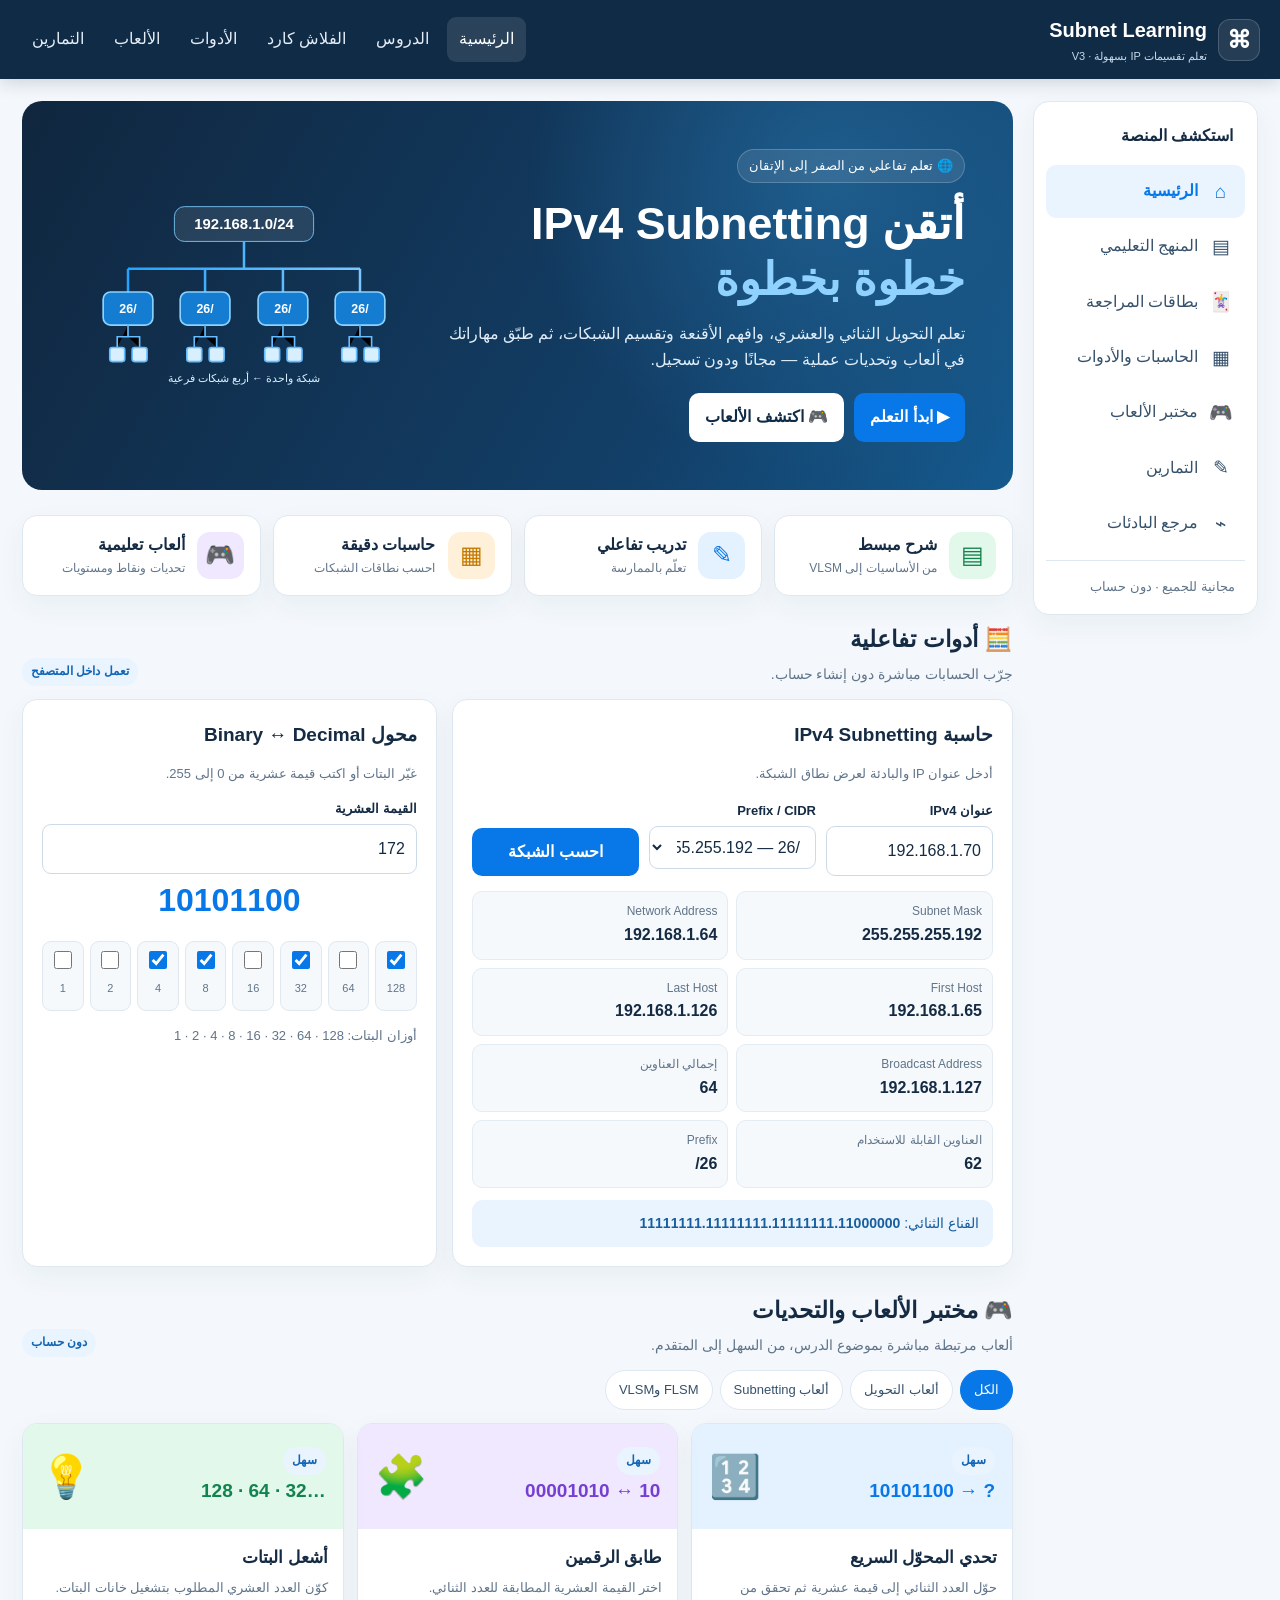
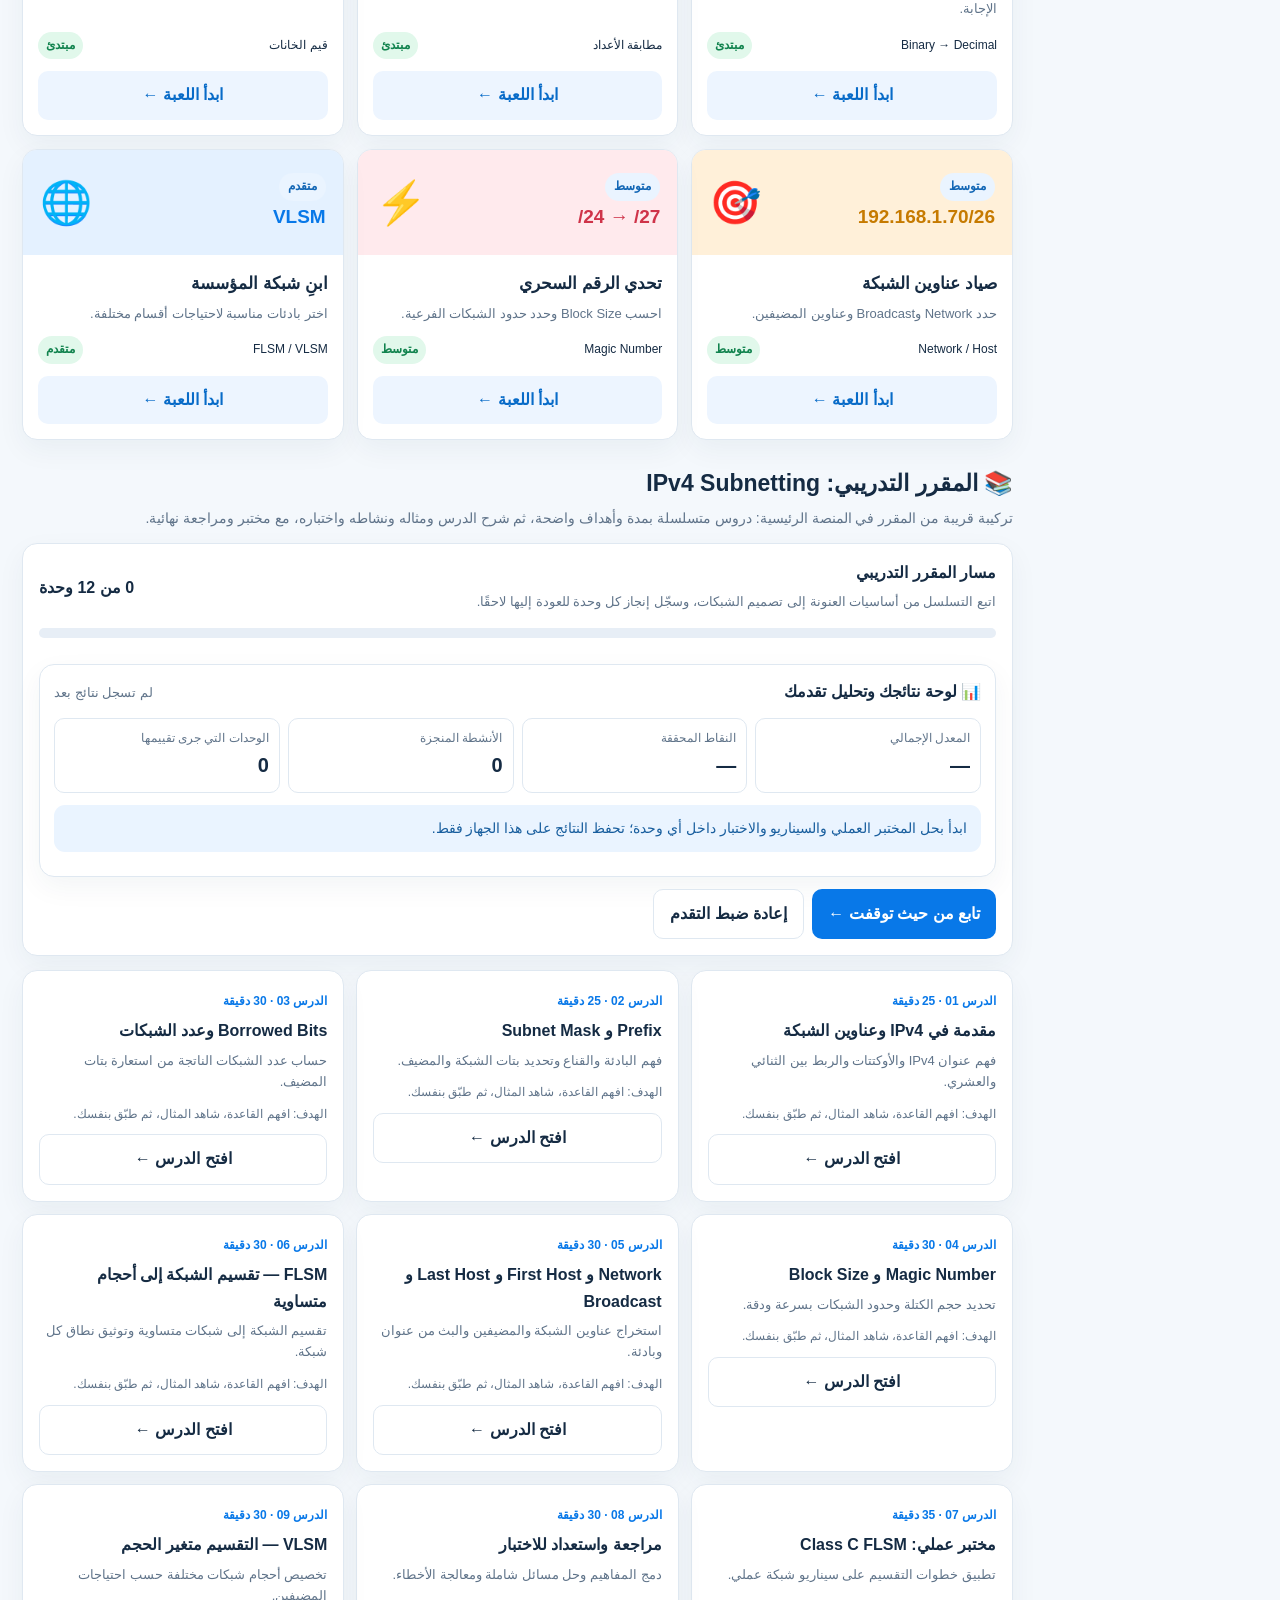
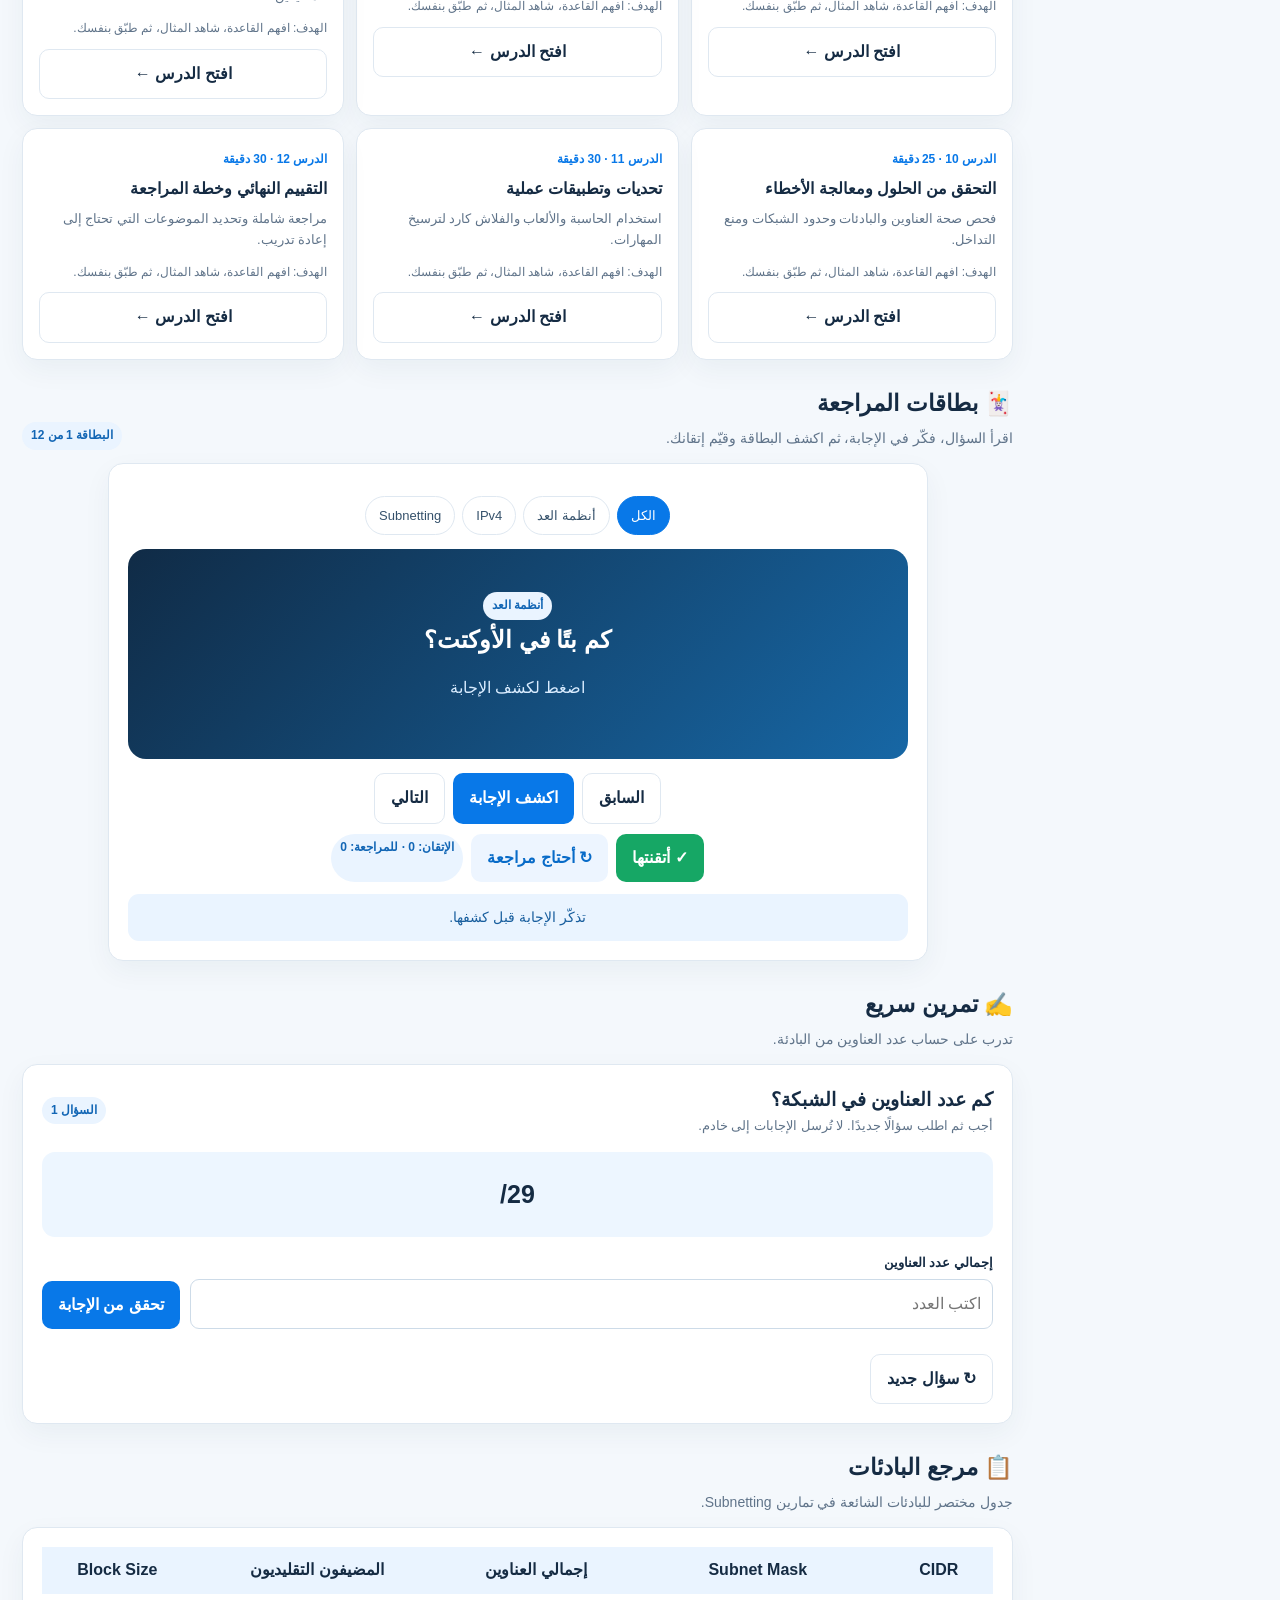
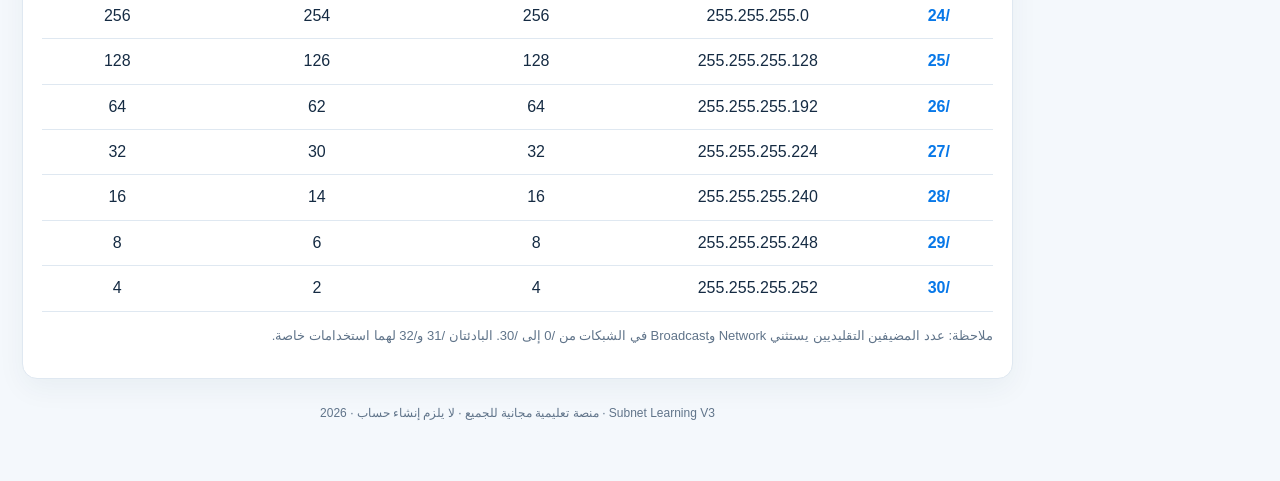
<file: v3/index.html>
<!doctype html>
<html lang="ar" dir="rtl">
<head>
<meta charset="utf-8">
<meta name="viewport" content="width=device-width,initial-scale=1">
<meta name="description" content="منصة عربية مجانية لتعلم IPv4 وSubnetting من خلال الدروس والحاسبات والألعاب التفاعلية.">
<meta name="theme-color" content="#102b46">
<title>Subnet Learning | V3</title>
<style>
:root{--navy:#102b46;--blue:#0878e8;--green:#16a765;--purple:#8250df;--orange:#f59e0b;--red:#e34b5b;--ink:#152b43;--muted:#60748a;--line:#dfe8f1;--bg:#f4f8fc;--card:#fff;--shadow:0 10px 28px #1837540d}
*{box-sizing:border-box}html{scroll-behavior:smooth}body{margin:0;background:var(--bg);color:var(--ink);font-family:Tahoma,Arial,sans-serif;line-height:1.65}button,input,select{font:inherit}button{cursor:pointer}.topbar{background:var(--navy);color:#fff;display:flex;align-items:center;justify-content:space-between;gap:16px;padding:14px max(20px,calc((100% - 1440px)/2));position:sticky;top:0;z-index:10;box-shadow:0 4px 16px #0c20352a}.brand{display:flex;align-items:center;gap:11px;font-weight:800;font-size:20px;white-space:nowrap}.brand-mark{display:grid;place-items:center;background:#ffffff17;border:1px solid #ffffff2b;border-radius:12px;width:42px;height:42px;font-size:24px}.topnav{display:flex;gap:6px;flex-wrap:wrap}.topnav button{background:transparent;border:0;color:#e5eef8;padding:9px 12px;border-radius:9px}.topnav button:hover,.topnav button.active{background:#ffffff1c;color:white}.layout{max-width:1440px;margin:auto;padding:22px;display:grid;grid-template-columns:225px minmax(0,1fr);gap:20px}.sidebar{align-self:start;position:sticky;top:88px;background:var(--card);border:1px solid var(--line);border-radius:16px;padding:12px;box-shadow:var(--shadow)}.side-title{font-weight:800;padding:9px 12px 13px}.side-link{display:flex;align-items:center;gap:10px;width:100%;text-align:right;background:transparent;border:0;padding:11px 12px;border-radius:10px;color:#36516b;margin:2px 0}.side-link:hover,.side-link.active{background:#eaf4ff;color:var(--blue);font-weight:800}.side-link span{font-size:19px;width:25px;text-align:center}.main{min-width:0}.hero{border-radius:20px;padding:clamp(24px,4vw,48px);background:radial-gradient(circle at 82% 20%,#1e5d8d 0,transparent 35%),linear-gradient(120deg,#10263e,#123f68 68%,#155a8e);color:#fff;display:grid;grid-template-columns:1.2fr .8fr;gap:25px;align-items:center;overflow:hidden;position:relative}.eyebrow{display:inline-flex;background:#ffffff19;border:1px solid #ffffff32;border-radius:999px;padding:5px 11px;font-size:13px}.hero h1{font-size:clamp(29px,3.5vw,46px);line-height:1.25;margin:13px 0}.hero p{color:#e1edf8;max-width:700px;margin:0 0 20px}.hero-actions{display:flex;gap:10px;flex-wrap:wrap}.btn{border:0;border-radius:10px;padding:11px 16px;font-weight:800;display:inline-flex;align-items:center;justify-content:center;gap:7px}.btn-primary{background:var(--blue);color:#fff}.btn-primary:hover{background:#0069cf}.btn-light{background:#fff;color:var(--navy)}.btn-outline{background:#fff;border:1px solid var(--line);color:var(--ink)}.btn-soft{background:#edf5ff;color:#086bc8}.btn-green{background:var(--green);color:#fff}.hero-art{min-height:190px;display:grid;place-items:center}.network-art{width:100%;max-width:420px;height:auto}.section{margin-top:25px;scroll-margin-top:90px}.section-head{display:flex;justify-content:space-between;align-items:end;gap:12px;margin-bottom:13px}.section-head h2{margin:0;font-size:23px}.section-head p{margin:4px 0 0;color:var(--muted);font-size:14px}.pill{display:inline-block;border-radius:999px;padding:4px 9px;font-size:12px;font-weight:800;background:#eaf4ff;color:#1266b5}.quick-grid{display:grid;grid-template-columns:repeat(4,minmax(0,1fr));gap:12px}.quick-card,.game-card,.panel,.lesson-card{background:var(--card);border:1px solid var(--line);border-radius:15px;box-shadow:var(--shadow)}.quick-card{padding:16px;display:flex;align-items:center;gap:12px}.quick-icon{width:47px;height:47px;border-radius:13px;display:grid;place-items:center;font-size:24px;flex-shrink:0}.quick-card strong{display:block}.quick-card small{display:block;color:var(--muted);font-size:12px}.blue{background:#e4f1ff;color:#0878e8}.green{background:#e1f8eb;color:#11834e}.purple{background:#f0e8ff;color:#7540d1}.orange{background:#fff0d9;color:#c67a00}.red{background:#ffeaed;color:#cf3349}.content-grid{display:grid;grid-template-columns:1.15fr .85fr;gap:15px}.panel{padding:19px;min-width:0}.panel h3{margin:0 0 8px;font-size:19px}.muted{color:var(--muted);font-size:13px}.form-grid{display:grid;grid-template-columns:repeat(3,minmax(0,1fr));gap:10px;margin:15px 0}.field label{display:block;font-size:13px;font-weight:800;margin-bottom:5px}.field input,.field select,.answer-input{width:100%;border:1px solid #cddbe8;border-radius:9px;background:#fff;padding:11px;color:var(--ink);min-width:0}.result-grid{display:grid;grid-template-columns:repeat(2,minmax(0,1fr));gap:8px;margin-top:13px}.result-item{background:#f6f9fc;border:1px solid #e3ebf3;border-radius:10px;padding:10px}.result-item span{display:block;color:var(--muted);font-size:12px}.result-item strong{overflow-wrap:anywhere;direction:ltr;display:block;text-align:right}.bit-row{display:grid;grid-template-columns:repeat(8,minmax(0,1fr));gap:6px;margin:14px 0}.bit{border:1px solid var(--line);background:#f6f9fc;border-radius:9px;padding:9px 2px;text-align:center}.bit input{display:block;margin:0 auto 5px;width:18px;height:18px;accent-color:var(--blue)}.bit small{color:var(--muted);font-size:11px}.big-number{font-size:32px;font-weight:900;text-align:center;color:var(--blue);direction:ltr}.filter-row{display:flex;gap:7px;flex-wrap:wrap;margin:13px 0}.filter{border:1px solid var(--line);background:#fff;color:#35516b;border-radius:999px;padding:8px 13px;font-size:13px}.filter.active,.filter:hover{background:var(--blue);border-color:var(--blue);color:#fff}.games-grid{display:grid;grid-template-columns:repeat(3,minmax(0,1fr));gap:13px}.game-card{overflow:hidden;display:flex;flex-direction:column}.game-banner{padding:17px;min-height:105px;display:flex;align-items:center;justify-content:space-between;gap:8px}.game-banner .symbol{font-size:42px}.game-banner .binary{font-weight:900;font-size:19px;direction:ltr}.game-body{padding:15px;display:flex;flex-direction:column;flex:1}.game-body h3{margin:0 0 5px;font-size:17px}.game-body p{font-size:13px;color:var(--muted);margin:0 0 12px;flex:1}.game-meta{display:flex;justify-content:space-between;align-items:center;margin-bottom:12px;font-size:12px}.difficulty{background:#e1f8eb;color:#11834e;padding:4px 8px;border-radius:999px;font-weight:800}.game-body .btn{width:100%}.lesson-grid{display:grid;grid-template-columns:repeat(3,minmax(0,1fr));gap:12px}.lesson-card{padding:16px}.lesson-card .lesson-no{color:var(--blue);font-weight:900;font-size:12px}.lesson-card h3{font-size:16px;margin:5px 0}.lesson-card p{color:var(--muted);font-size:13px;margin:0 0 12px}.lesson-card button{width:100%}.empty{padding:22px;text-align:center;color:var(--muted)}.notice{border-radius:11px;padding:12px 14px;margin-top:12px;font-size:14px}.notice.good{background:#e5f8ed;color:#126b3e}.notice.bad{background:#fff0f1;color:#ad2635}.notice.info{background:#eaf4ff;color:#185e9e}.game-stage{margin-top:16px;display:none}.game-stage.show{display:block}.stage-head{display:flex;align-items:center;justify-content:space-between;gap:10px;flex-wrap:wrap}.stage-question{font-size:25px;font-weight:900;text-align:center;background:#edf6ff;border-radius:13px;padding:22px;margin:15px 0;direction:ltr}.stage-actions{display:flex;gap:8px;flex-wrap:wrap}.footer{text-align:center;color:var(--muted);font-size:12px;padding:25px 10px 35px}.mobile-menu{display:none}.hide{display:none!important}
@media(max-width:1100px){.quick-grid{grid-template-columns:repeat(2,minmax(0,1fr))}.games-grid{grid-template-columns:repeat(2,minmax(0,1fr))}.lesson-grid{grid-template-columns:repeat(2,minmax(0,1fr))}.layout{grid-template-columns:190px minmax(0,1fr);padding:15px}.hero{grid-template-columns:1fr .65fr}.content-grid{grid-template-columns:1fr}}
@media(max-width:760px){.topbar{padding:10px 14px;flex-wrap:wrap}.topnav{width:100%;overflow:auto;flex-wrap:nowrap}.topnav button{white-space:nowrap}.layout{display:block;padding:12px}.sidebar{position:static;display:flex;overflow:auto;gap:4px;margin-bottom:12px;padding:7px}.side-title{display:none}.side-link{white-space:nowrap;width:auto;flex-shrink:0;padding:9px}.hero{grid-template-columns:1fr;padding:25px}.hero-art{display:none}.form-grid{grid-template-columns:1fr}.quick-grid{grid-template-columns:1fr 1fr}.games-grid{grid-template-columns:1fr 1fr}.lesson-grid{grid-template-columns:1fr 1fr}.panel{padding:14px}}
@media(max-width:480px){.brand{font-size:16px}.brand-mark{width:36px;height:36px}.quick-grid,.games-grid,.lesson-grid{grid-template-columns:1fr}.section-head{align-items:start;flex-direction:column}.bit-row{gap:3px}.bit{padding:8px 0}.bit small{font-size:9px}.hero h1{font-size:30px}.result-grid{grid-template-columns:1fr 1fr}}
 
/* Lesson media: handwritten summary, SVG mind map, and video learning panel */
.lesson-media-grid{display:grid;grid-template-columns:repeat(2,minmax(0,1fr));gap:14px;margin:16px 0}
.lesson-media-card{border:1px solid var(--line);border-radius:14px;overflow:hidden;background:var(--card);min-width:0}
.lesson-media-head{padding:10px 14px;font-weight:800;border-bottom:1px solid var(--line);display:flex;align-items:center;gap:8px}
.lesson-handwritten{padding:18px 20px;background:repeating-linear-gradient(to bottom,#fffdf6 0,#fffdf6 29px,#d9e8f5 30px,#fffdf6 31px);font-family:"Segoe Print","Comic Sans MS",Tahoma,cursive;line-height:1.9;min-height:220px;white-space:normal}
.lesson-handwritten h4{margin:0 0 8px;color:#0759a5;text-align:center;text-decoration:underline;text-underline-offset:5px}
.lesson-handwritten ul{margin:6px 0;padding-right:22px}
.lesson-handwritten li{margin:3px 0}
.lesson-mindmap{padding:12px;background:#fff;overflow:hidden}
.lesson-mindmap svg{width:100%;height:auto;display:block}
.lesson-video{padding:14px;background:#edf5ff}
.lesson-video-screen{min-height:150px;border-radius:10px;background:linear-gradient(135deg,#102b46,#174f82);color:white;display:flex;align-items:center;justify-content:center;text-align:center;padding:20px}
.lesson-video-screen .play-icon{font-size:44px;line-height:1}
.lesson-video-actions{display:flex;gap:8px;flex-wrap:wrap;margin-top:10px}
@media(max-width:760px){.lesson-media-grid{grid-template-columns:1fr}.lesson-handwritten{min-height:0}}
</style>
</head>
<body>
<header class="topbar">
  <div class="brand"><span class="brand-mark">⌘</span><span>Subnet Learning <small style="display:block;font-size:11px;font-weight:400;color:#c6d9ea">تعلم تقسيمات IP بسهولة · V3</small></span></div>
  <nav class="topnav" aria-label="التنقل الرئيسي">
    <button class="active" data-scroll="home">الرئيسية</button><button data-scroll="lessons">الدروس</button><button data-scroll="flashcards">الفلاش كارد</button><button data-scroll="tools">الأدوات</button><button data-scroll="games">الألعاب</button><button data-scroll="practice">التمارين</button>
  </nav>
</header>
<div class="layout">
  <aside class="sidebar" aria-label="قائمة الموقع">
    <div class="side-title">استكشف المنصة</div>
    <button class="side-link active" data-scroll="home"><span>⌂</span> الرئيسية</button>
    <button class="side-link" data-scroll="lessons"><span>▤</span> المنهج التعليمي</button><button class="side-link" data-scroll="flashcards"><span>🃏</span> بطاقات المراجعة</button>
    <button class="side-link" data-scroll="tools"><span>▦</span> الحاسبات والأدوات</button>
    <button class="side-link" data-scroll="games"><span>🎮</span> مختبر الألعاب</button>
    <button class="side-link" data-scroll="practice"><span>✎</span> التمارين</button>
    <button class="side-link" data-scroll="reference"><span>⌁</span> مرجع البادئات</button>
    <div style="border-top:1px solid var(--line);margin:10px 0"></div>
    <div class="muted" style="padding:5px 10px">مجانية للجميع · دون حساب</div>
  </aside>
  <main class="main">
    <section class="hero" id="home">
      <div><span class="eyebrow">🌐 تعلم تفاعلي من الصفر إلى الإتقان</span><h1>أتقن IPv4 Subnetting<br><span style="color:#8fd2ff">خطوة بخطوة</span></h1><p>تعلم التحويل الثنائي والعشري، وافهم الأقنعة وتقسيم الشبكات، ثم طبّق مهاراتك في ألعاب وتحديات عملية — مجانًا ودون تسجيل.</p><div class="hero-actions"><button class="btn btn-primary" data-scroll="lessons">▶ ابدأ التعلم</button><button class="btn btn-light" data-scroll="games">🎮 اكتشف الألعاب</button></div></div>
      <div class="hero-art"><svg class="network-art" viewBox="0 0 420 230" role="img" aria-label="رسم توضيحي لتقسيم الشبكة"><defs><linearGradient id="g" x1="0" x2="1"><stop stop-color="#21a4ff"/><stop offset="1" stop-color="#7bc8ff"/></linearGradient></defs><rect x="126" y="8" width="168" height="42" rx="12" fill="#ffffff18" stroke="#80cfff"/><text x="210" y="35" fill="white" text-anchor="middle" font-size="18" font-weight="bold">192.168.1.0/24</text><path d="M210 50V83M70 83H350M70 83V111M163 83V111M257 83V111M350 83V111" fill="none" stroke="url(#g)" stroke-width="3"/><g fill="#147dd1" stroke="#8bd2ff" stroke-width="2"><rect x="40" y="111" width="60" height="40" rx="9"/><rect x="133" y="111" width="60" height="40" rx="9"/><rect x="227" y="111" width="60" height="40" rx="9"/><rect x="320" y="111" width="60" height="40" rx="9"/></g><g fill="white" font-size="15" font-weight="bold" text-anchor="middle"><text x="70" y="136">/26</text><text x="163" y="136">/26</text><text x="257" y="136">/26</text><text x="350" y="136">/26</text></g><g fill="#d7efff" stroke="#65bdff" stroke-width="2"><rect x="48" y="178" width="18" height="17" rx="3"/><rect x="75" y="178" width="18" height="17" rx="3"/><rect x="141" y="178" width="18" height="17" rx="3"/><rect x="168" y="178" width="18" height="17" rx="3"/><rect x="235" y="178" width="18" height="17" rx="3"/><rect x="262" y="178" width="18" height="17" rx="3"/><rect x="328" y="178" width="18" height="17" rx="3"/><rect x="355" y="178" width="18" height="17" rx="3"/></g><g stroke="#65bdff" stroke-width="2"><path d="M70 151V165H57V178M70 165H84V178M163 151V165H150V178M163 165H177V178M257 151V165H244V178M257 165H271V178M350 151V165H337V178M350 165H364V178"/></g><text x="210" y="220" fill="#d7efff" text-anchor="middle" font-size="13">شبكة واحدة ← أربع شبكات فرعية</text></svg></div>
    </section>
    <section class="section" aria-label="مزايا المنصة">
      <div class="quick-grid">
        <div class="quick-card"><div class="quick-icon green">▤</div><div><strong>شرح مبسط</strong><small>من الأساسيات إلى VLSM</small></div></div>
        <div class="quick-card"><div class="quick-icon blue">✎</div><div><strong>تدريب تفاعلي</strong><small>تعلّم بالممارسة</small></div></div>
        <div class="quick-card"><div class="quick-icon orange">▦</div><div><strong>حاسبات دقيقة</strong><small>احسب نطاقات الشبكات</small></div></div>
        <div class="quick-card"><div class="quick-icon purple">🎮</div><div><strong>ألعاب تعليمية</strong><small>تحديات ونقاط ومستويات</small></div></div>
      </div>
    </section>
    <section class="section" id="tools">
      <div class="section-head"><div><h2>🧮 أدوات تفاعلية</h2><p>جرّب الحسابات مباشرة دون إنشاء حساب.</p></div><span class="pill">تعمل داخل المتصفح</span></div>
      <div class="content-grid">
        <div class="panel">
          <h3>حاسبة IPv4 Subnetting</h3><p class="muted">أدخل عنوان IP والبادئة لعرض نطاق الشبكة.</p>
          <div class="form-grid">
            <div class="field"><label for="ipInput">عنوان IPv4</label><input id="ipInput" value="192.168.1.70" inputmode="decimal" autocomplete="off"></div>
            <div class="field"><label for="prefixInput">Prefix / CIDR</label><select id="prefixInput"></select></div>
            <div class="field" style="align-self:end"><button class="btn btn-primary" id="calcSubnet" style="width:100%">احسب الشبكة</button></div>
          </div>
          <div id="subnetResults" aria-live="polite"></div>
        </div>
        <div class="panel">
          <h3>محول Binary ↔ Decimal</h3><p class="muted">غيّر البتات أو اكتب قيمة عشرية من 0 إلى 255.</p>
          <div class="field"><label for="decimalInput">القيمة العشرية</label><input id="decimalInput" type="number" min="0" max="255" value="172"></div>
          <div class="big-number" id="binaryDisplay">10101100</div>
          <div class="bit-row" id="bitControls"></div>
          <div class="muted">أوزان البتات: 128 · 64 · 32 · 16 · 8 · 4 · 2 · 1</div>
        </div>
      </div>
    </section>
    <section class="section" id="games">
      <div class="section-head"><div><h2>🎮 مختبر الألعاب والتحديات</h2><p>ألعاب مرتبطة مباشرة بموضوع الدرس، من السهل إلى المتقدم.</p></div><span class="pill">دون حساب</span></div>
      <div class="filter-row" id="gameFilters"><button class="filter active" data-filter="all">الكل</button><button class="filter" data-filter="conversion">ألعاب التحويل</button><button class="filter" data-filter="subnet">ألعاب Subnetting</button><button class="filter" data-filter="advanced">FLSM وVLSM</button></div>
      <div class="games-grid" id="gamesGrid">
        <article class="game-card" data-category="conversion"><div class="game-banner blue"><div><span class="pill">سهل</span><div class="binary">10101100 → ?</div></div><span class="symbol">🔢</span></div><div class="game-body"><h3>تحدي المحوّل السريع</h3><p>حوّل العدد الثنائي إلى قيمة عشرية ثم تحقق من الإجابة.</p><div class="game-meta"><span>Binary → Decimal</span><span class="difficulty">مبتدئ</span></div><button class="btn btn-soft" data-game="conversion">ابدأ اللعبة ←</button></div></article>
        <article class="game-card" data-category="conversion"><div class="game-banner purple"><div><span class="pill">سهل</span><div class="binary">00001010 ↔ 10</div></div><span class="symbol">🧩</span></div><div class="game-body"><h3>طابق الرقمين</h3><p>اختر القيمة العشرية المطابقة للعدد الثنائي.</p><div class="game-meta"><span>مطابقة الأعداد</span><span class="difficulty">مبتدئ</span></div><button class="btn btn-soft" data-game="match">ابدأ اللعبة ←</button></div></article>
        <article class="game-card" data-category="conversion"><div class="game-banner green"><div><span class="pill">سهل</span><div class="binary">128 · 64 · 32…</div></div><span class="symbol">💡</span></div><div class="game-body"><h3>أشعل البتات</h3><p>كوّن العدد العشري المطلوب بتشغيل خانات البتات.</p><div class="game-meta"><span>قيم الخانات</span><span class="difficulty">مبتدئ</span></div><button class="btn btn-soft" data-game="bits">ابدأ اللعبة ←</button></div></article>
        <article class="game-card" data-category="subnet"><div class="game-banner orange"><div><span class="pill">متوسط</span><div class="binary">192.168.1.70/26</div></div><span class="symbol">🎯</span></div><div class="game-body"><h3>صياد عناوين الشبكة</h3><p>حدد Network وBroadcast وعناوين المضيفين.</p><div class="game-meta"><span>Network / Host</span><span class="difficulty">متوسط</span></div><button class="btn btn-soft" data-game="hunter">ابدأ اللعبة ←</button></div></article>
        <article class="game-card" data-category="subnet"><div class="game-banner red"><div><span class="pill">متوسط</span><div class="binary">/24 → /27</div></div><span class="symbol">⚡</span></div><div class="game-body"><h3>تحدي الرقم السحري</h3><p>احسب Block Size وحدد حدود الشبكات الفرعية.</p><div class="game-meta"><span>Magic Number</span><span class="difficulty">متوسط</span></div><button class="btn btn-soft" data-game="magic">ابدأ اللعبة ←</button></div></article>
        <article class="game-card" data-category="advanced"><div class="game-banner blue"><div><span class="pill">متقدم</span><div class="binary">VLSM</div></div><span class="symbol">🌐</span></div><div class="game-body"><h3>ابنِ شبكة المؤسسة</h3><p>اختر بادئات مناسبة لاحتياجات أقسام مختلفة.</p><div class="game-meta"><span>FLSM / VLSM</span><span class="difficulty">متقدم</span></div><button class="btn btn-soft" data-game="vlsm">ابدأ اللعبة ←</button></div></article>
      </div>
      <div class="panel game-stage" id="gameStage" aria-live="polite"></div>
    </section>
    <section class="section" id="lessons">
      <div class="section-head"><div><h2>📚 المقرر التدريبي: IPv4 Subnetting</h2><p>تركيبة قريبة من المقرر في المنصة الرئيسية: دروس متسلسلة بمدة وأهداف واضحة، ثم شرح الدرس ومثاله ونشاطه واختباره، مع مختبر ومراجعة نهائية.</p></div></div>
      <div class="panel" id="courseProgressPanel" style="margin-bottom:14px;padding:16px">
        <div style="display:flex;align-items:center;justify-content:space-between;gap:12px;flex-wrap:wrap"><div><strong>مسار المقرر التدريبي</strong><p class="muted" style="margin:4px 0">اتبع التسلسل من أساسيات العنونة إلى تصميم الشبكات، وسجّل إنجاز كل وحدة للعودة إليها لاحقًا.</p></div><strong id="courseProgressText">0 من 12 وحدة</strong></div>
        <div style="height:10px;background:#e7eef6;border-radius:99px;overflow:hidden;margin:12px 0"><div id="courseProgressBar" style="height:100%;width:0;background:linear-gradient(90deg,#0878e8,#16a765);transition:width .25s"></div></div>
        <div id="courseRoadmap" style="display:grid;grid-template-columns:repeat(auto-fit,minmax(135px,1fr));gap:7px"></div>
        <div class="panel" id="assessmentDashboard" style="margin-top:14px;padding:14px;background:var(--surface,#fff)"><div style="display:flex;justify-content:space-between;gap:8px;align-items:center;flex-wrap:wrap"><strong>📊 لوحة نتائجك وتحليل تقدمك</strong><span id="assessmentSummary" class="muted">لم تسجل نتائج بعد</span></div><div id="assessmentMetrics" style="display:grid;grid-template-columns:repeat(auto-fit,minmax(125px,1fr));gap:8px;margin:12px 0"></div><div id="assessmentAdvice" class="notice info" aria-live="polite">حل المختبرات والسيناريوهات والاختبارات لتظهر هنا نقاط القوة والموضوعات التي تحتاج إلى مراجعة.</div><div id="assessmentTopics" style="display:flex;gap:6px;flex-wrap:wrap;margin-top:10px"></div></div>
        <div style="display:flex;gap:8px;flex-wrap:wrap;margin-top:12px"><button class="btn btn-primary" id="continueCourse">تابع من حيث توقفت ←</button><button class="btn btn-outline" id="resetCourseProgress">إعادة ضبط التقدم</button></div>
      </div>
      <div class="lesson-grid"><article class="lesson-card"><span class="lesson-no">الدرس 01 · 25 دقيقة</span><h3>مقدمة في IPv4 وعناوين الشبكة</h3><p>فهم عنوان IPv4 والأوكتتات والربط بين الثنائي والعشري.</p><div class="lesson-outcomes" style="font-size:12px;color:var(--muted);margin:0 0 10px">الهدف: افهم القاعدة، شاهد المثال، ثم طبّق بنفسك.</div><button class="btn btn-outline" data-lesson="1">افتح الدرس ←</button></article><article class="lesson-card"><span class="lesson-no">الدرس 02 · 25 دقيقة</span><h3>Prefix و Subnet Mask</h3><p>فهم البادئة والقناع وتحديد بتات الشبكة والمضيف.</p><div class="lesson-outcomes" style="font-size:12px;color:var(--muted);margin:0 0 10px">الهدف: افهم القاعدة، شاهد المثال، ثم طبّق بنفسك.</div><button class="btn btn-outline" data-lesson="2">افتح الدرس ←</button></article><article class="lesson-card"><span class="lesson-no">الدرس 03 · 30 دقيقة</span><h3>Borrowed Bits وعدد الشبكات</h3><p>حساب عدد الشبكات الناتجة من استعارة بتات المضيف.</p><div class="lesson-outcomes" style="font-size:12px;color:var(--muted);margin:0 0 10px">الهدف: افهم القاعدة، شاهد المثال، ثم طبّق بنفسك.</div><button class="btn btn-outline" data-lesson="3">افتح الدرس ←</button></article><article class="lesson-card"><span class="lesson-no">الدرس 04 · 30 دقيقة</span><h3>Magic Number و Block Size</h3><p>تحديد حجم الكتلة وحدود الشبكات بسرعة ودقة.</p><div class="lesson-outcomes" style="font-size:12px;color:var(--muted);margin:0 0 10px">الهدف: افهم القاعدة، شاهد المثال، ثم طبّق بنفسك.</div><button class="btn btn-outline" data-lesson="4">افتح الدرس ←</button></article><article class="lesson-card"><span class="lesson-no">الدرس 05 · 30 دقيقة</span><h3>Network و First Host و Last Host و Broadcast</h3><p>استخراج عناوين الشبكة والمضيفين والبث من عنوان وبادئة.</p><div class="lesson-outcomes" style="font-size:12px;color:var(--muted);margin:0 0 10px">الهدف: افهم القاعدة، شاهد المثال، ثم طبّق بنفسك.</div><button class="btn btn-outline" data-lesson="5">افتح الدرس ←</button></article><article class="lesson-card"><span class="lesson-no">الدرس 06 · 30 دقيقة</span><h3>FLSM — تقسيم الشبكة إلى أحجام متساوية</h3><p>تقسيم الشبكة إلى شبكات متساوية وتوثيق نطاق كل شبكة.</p><div class="lesson-outcomes" style="font-size:12px;color:var(--muted);margin:0 0 10px">الهدف: افهم القاعدة، شاهد المثال، ثم طبّق بنفسك.</div><button class="btn btn-outline" data-lesson="6">افتح الدرس ←</button></article><article class="lesson-card"><span class="lesson-no">الدرس 07 · 35 دقيقة</span><h3>مختبر عملي: Class C FLSM</h3><p>تطبيق خطوات التقسيم على سيناريو شبكة عملي.</p><div class="lesson-outcomes" style="font-size:12px;color:var(--muted);margin:0 0 10px">الهدف: افهم القاعدة، شاهد المثال، ثم طبّق بنفسك.</div><button class="btn btn-outline" data-lesson="7">افتح الدرس ←</button></article><article class="lesson-card"><span class="lesson-no">الدرس 08 · 30 دقيقة</span><h3>مراجعة واستعداد للاختبار</h3><p>دمج المفاهيم وحل مسائل شاملة ومعالجة الأخطاء.</p><div class="lesson-outcomes" style="font-size:12px;color:var(--muted);margin:0 0 10px">الهدف: افهم القاعدة، شاهد المثال، ثم طبّق بنفسك.</div><button class="btn btn-outline" data-lesson="8">افتح الدرس ←</button></article><article class="lesson-card"><span class="lesson-no">الدرس 09 · 30 دقيقة</span><h3>VLSM — التقسيم متغير الحجم</h3><p>تخصيص أحجام شبكات مختلفة حسب احتياجات المضيفين.</p><div class="lesson-outcomes" style="font-size:12px;color:var(--muted);margin:0 0 10px">الهدف: افهم القاعدة، شاهد المثال، ثم طبّق بنفسك.</div><button class="btn btn-outline" data-lesson="9">افتح الدرس ←</button></article><article class="lesson-card"><span class="lesson-no">الدرس 10 · 25 دقيقة</span><h3>التحقق من الحلول ومعالجة الأخطاء</h3><p>فحص صحة العناوين والبادئات وحدود الشبكات ومنع التداخل.</p><div class="lesson-outcomes" style="font-size:12px;color:var(--muted);margin:0 0 10px">الهدف: افهم القاعدة، شاهد المثال، ثم طبّق بنفسك.</div><button class="btn btn-outline" data-lesson="10">افتح الدرس ←</button></article><article class="lesson-card"><span class="lesson-no">الدرس 11 · 30 دقيقة</span><h3>تحديات وتطبيقات عملية</h3><p>استخدام الحاسبة والألعاب والفلاش كارد لترسيخ المهارات.</p><div class="lesson-outcomes" style="font-size:12px;color:var(--muted);margin:0 0 10px">الهدف: افهم القاعدة، شاهد المثال، ثم طبّق بنفسك.</div><button class="btn btn-outline" data-lesson="11">افتح الدرس ←</button></article><article class="lesson-card"><span class="lesson-no">الدرس 12 · 30 دقيقة</span><h3>التقييم النهائي وخطة المراجعة</h3><p>مراجعة شاملة وتحديد الموضوعات التي تحتاج إلى إعادة تدريب.</p><div class="lesson-outcomes" style="font-size:12px;color:var(--muted);margin:0 0 10px">الهدف: افهم القاعدة، شاهد المثال، ثم طبّق بنفسك.</div><button class="btn btn-outline" data-lesson="12">افتح الدرس ←</button></article></div>
      <div class="panel game-stage" id="lessonStage" aria-live="polite"></div>
    </section>
    <section class="section" id="flashcards"><div class="section-head"><div><h2>🃏 بطاقات المراجعة</h2><p>اقرأ السؤال، فكّر في الإجابة، ثم اكشف البطاقة وقيّم إتقانك.</p></div><span class="pill" id="flashCounter">البطاقة 1</span></div><div class="panel" style="max-width:820px;margin:auto;text-align:center"><div class="filter-row" style="justify-content:center"><button class="filter active" data-deck="all">الكل</button><button class="filter" data-deck="binary">أنظمة العد</button><button class="filter" data-deck="ipv4">IPv4</button><button class="filter" data-deck="subnet">Subnetting</button></div><div id="flashcard" tabindex="0" role="button" style="min-height:210px;display:grid;place-items:center;padding:25px;border-radius:18px;background:linear-gradient(135deg,#102b46,#1767a5);color:white;cursor:pointer;margin:14px 0"><div><span class="pill" id="flashCategory">أنظمة العد</span><h3 id="flashFront" style="font-size:24px">كم بتًا في الأوكتت؟</h3><p id="flashHint" style="color:#d9ecff">اضغط لكشف الإجابة</p></div></div><div class="stage-actions" style="justify-content:center"><button class="btn btn-outline" id="flashPrev">السابق</button><button class="btn btn-primary" id="flashReveal">اكشف الإجابة</button><button class="btn btn-outline" id="flashNext">التالي</button></div><div class="stage-actions" style="justify-content:center;margin-top:10px"><button class="btn btn-green" id="flashKnown">✓ أتقنتها</button><button class="btn btn-soft" id="flashReview">↻ أحتاج مراجعة</button><span class="pill" id="flashProgress">الإتقان: 0 · للمراجعة: 0</span></div><div id="flashFeedback" class="notice info">تذكّر الإجابة قبل كشفها.</div></div></section>
    <section class="section" id="practice">
      <div class="section-head"><div><h2>✍️ تمرين سريع</h2><p>تدرب على حساب عدد العناوين من البادئة.</p></div></div>
      <div class="panel">
        <div class="stage-head"><div><h3 style="margin:0">كم عدد العناوين في الشبكة؟</h3><div class="muted">أجب ثم اطلب سؤالًا جديدًا. لا تُرسل الإجابات إلى خادم.</div></div><span class="pill" id="practiceCounter">السؤال 1</span></div>
        <div class="stage-question" id="practiceQuestion">/26</div>
        <div class="form-grid" style="grid-template-columns:1fr auto">
          <div class="field"><label for="practiceAnswer">إجمالي عدد العناوين</label><input id="practiceAnswer" type="number" placeholder="اكتب العدد"></div>
          <button class="btn btn-primary" id="checkPractice" style="align-self:end">تحقق من الإجابة</button>
        </div>
        <div id="practiceFeedback" aria-live="polite"></div>
        <button class="btn btn-outline" id="newPractice" style="margin-top:10px">↻ سؤال جديد</button>
      </div>
    </section>
    <section class="section" id="reference">
      <div class="section-head"><div><h2>📋 مرجع البادئات</h2><p>جدول مختصر للبادئات الشائعة في تمارين Subnetting.</p></div></div>
      <div class="panel" style="overflow:auto">
        <table style="width:100%;border-collapse:collapse;text-align:center"><thead><tr style="background:#eaf4ff"><th style="padding:10px">CIDR</th><th>Subnet Mask</th><th>إجمالي العناوين</th><th>المضيفون التقليديون</th><th>Block Size</th></tr></thead><tbody id="prefixTable"></tbody></table>
        <p class="muted">ملاحظة: عدد المضيفين التقليديين يستثني Network وBroadcast في الشبكات من /0 إلى /30. البادئتان /31 و/32 لهما استخدامات خاصة.</p>
      </div>
    </section>
    <footer class="footer">Subnet Learning V3 · منصة تعليمية مجانية للجميع · لا يلزم إنشاء حساب · <span id="year"></span></footer>
  </main>
</div>
<script>
"use strict";
const $=id=>document.getElementById(id);
const weights=[128,64,32,16,8,4,2,1];
const lessons={
1:{title:"أنظمة العد والتحويل",goal:"تمييز النظامين الثنائي والعشري وتحويل قيم الأوكتت.",items:["النظام العشري يستخدم الأرقام من 0 إلى 9.","النظام الثنائي يستخدم 0 و1 فقط.","أوزان البتات من اليسار إلى اليمين: 128، 64، 32، 16، 8، 4، 2، 1.","لتحويل 10101100 إلى عشري: 128 + 32 + 8 + 4 = 172.","لتحويل 13 إلى ثنائي: 8 + 4 + 1، إذن 00001101."],example:"10100001₂ = 128 + 32 + 1 = 161₁₀",practice:"جرّب لعبة المحوّل السريع وأشعل البتات.",quiz:{q:"ما القيمة العشرية للعدد الثنائي 00001010؟",options:["8","10","12","16"],answer:1,why:"8 + 2 = 10."}},
2:{title:"أساسيات IPv4",goal:"قراءة عنوان IPv4 وفهم الأوكتتات الأربعة.",items:["يتكون IPv4 من 32 بتًا مقسمة إلى أربعة أوكتتات.","كل أوكتت يتكون من 8 بتات وتتراوح قيمته من 0 إلى 255.","مثال: 192.168.1.10 يتكون من أربعة أعداد تفصل بينها نقاط.","عنوان IP يحدد واجهة على الشبكة، ويحدد القناع أي جزء للشبكة وأي جزء للمضيف.","يجب أن يحتوي العنوان على أربعة أوكتتات صحيحة."],example:"192.168.1.10 = أربعة أوكتتات، وكل قيمة ضمن المجال 0–255.",practice:"استخدم محوّل البتات لتمثيل كل أوكتت ثنائيًا.",quiz:{q:"كم بتًا في عنوان IPv4؟",options:["8","16","32","64"],answer:2,why:"IPv4 يتكون من 4 أوكتتات × 8 بتات = 32 بتًا."}},
3:{title:"أصناف وعناوين IPv4",goal:"التعرف على التصنيف التقليدي والعناوين الخاصة.",items:["الصنف A يبدأ عادةً من 1 إلى 126 في الأوكتت الأول ضمن التصنيف التقليدي.","الصنف B من 128 إلى 191، والصنف C من 192 إلى 223.","الصنف D من 224 إلى 239 مخصص للبث المتعدد Multicast.","الصنف E من 240 إلى 255 محجوز/تجريبي.","النطاق 10.0.0.0/8 و172.16.0.0/12 و192.168.0.0/16 نطاقات خاصة شائعة."],example:"192.168.1.20 عنوان ضمن النطاق الخاص 192.168.0.0/16.",practice:"حدد هل العنوان خاص أم عام، ولا تعتمد على الصنف وحده لتحديد حجم الشبكة الحديثة.",quiz:{q:"أي عنوان من التالي يقع ضمن نطاق IPv4 الخاص؟",options:["8.8.8.8","192.168.1.10","1.1.1.1","200.1.1.1"],answer:1,why:"192.168.0.0/16 أحد نطاقات IPv4 الخاصة."}},
4:{title:"Subnet Mask وCIDR",goal:"ربط البادئة بالقناع وبتات الشبكة والمضيف.",items:["Subnet Mask يوضح بتات الشبكة (1) وبتات المضيف (0).","البادئة /24 تعني 24 بتًا للشبكة و8 بتات للمضيف.","القناع المقابل لـ /24 هو 255.255.255.0.","عدد بتات المضيف = 32 − طول البادئة.","كلما زادت البادئة، صغر حجم الشبكة."],example:"/26 → 26 بت شبكة و6 بتات مضيف؛ القناع 255.255.255.192.",practice:"غيّر البادئة في حاسبة IPv4 ولاحظ تغير القناع وحجم الشبكة.",quiz:{q:"ما قناع الشبكة المقابل للبادئة /24؟",options:["255.0.0.0","255.255.0.0","255.255.255.0","255.255.255.192"],answer:2,why:"/24 يعني 24 بتًا بقيمة 1، أي 255.255.255.0."}},
5:{title:"مبادئ Subnetting",goal:"حساب عدد الشبكات والعناوين عند استعارة بتات.",items:["نقسم الشبكة لتقليل نطاق البث وتنظيم العناوين.","استعارة n بتات تعطي 2^n شبكات فرعية.","عدد العناوين في كل شبكة = 2^(عدد بتات المضيف).","في الشبكات التقليدية من /0 إلى /30، عدد المضيفين القابلين للاستخدام عادةً = إجمالي العناوين − 2.","توجد استثناءات مهمة مثل /31 لوصلات point-to-point و/32 لعنوان واحد."],example:"تقسيم /24 إلى /26 يستعير بتّين: 2² = 4 شبكات، كل منها 64 عنوانًا.",practice:"جرّب تحدي الرقم السحري ثم تحقق من عدد العناوين بالحاسبة.",quiz:{q:"كم شبكة فرعية تنتج من استعارة بتّين؟",options:["2","4","8","16"],answer:1,why:"عدد الشبكات = 2^2 = 4."}},
6:{title:"Magic Number وBlock Size",goal:"استخدام حجم الكتلة لتحديد بداية الشبكة.",items:["احسب حجم الكتلة في الأوكتت المتغير: 256 − قيمة القناع في ذلك الأوكتت.","يمكن أيضًا حساب عدد العناوين مباشرةً: 2^(32 − Prefix).","تبدأ الشبكات عند مضاعفات حجم الكتلة.","للبادئة /26، القناع في الأوكتت الأخير 192، وحجم الكتلة 256 − 192 = 64.","حدود الأوكتت الأخير تكون 0 و64 و128 و192."],example:"192.168.1.70/26 يقع في نطاق 192.168.1.64 إلى 192.168.1.127.",practice:"افتح تحدي Magic Number ثم تحقق من النطاق في الحاسبة.",quiz:{q:"ما حجم الكتلة للبادئة /26 في الأوكتت الأخير؟",options:["16","32","64","128"],answer:2,why:"قناع /26 هو 255.255.255.192؛ 256 − 192 = 64."}},
7:{title:"حساب نطاق الشبكة",goal:"إيجاد Network وBroadcast ونطاق المضيفين.",items:["Network Address هو أول عنوان في النطاق.","Broadcast Address هو آخر عنوان في شبكة IPv4 التقليدية ذات البادئة /0 إلى /30.","First Host عادةً Network + 1.","Last Host عادةً Broadcast − 1.","/31 له استخدام خاص لوصلات point-to-point، و/32 يمثل عنوانًا منفردًا."],example:"192.168.1.70/26: Network .64، First Host .65، Last Host .126، Broadcast .127.",practice:"أدخل 192.168.1.70 واختر /26 في الحاسبة وقارن النتائج.",quiz:{q:"ما عنوان Broadcast للشبكة 192.168.1.64/26؟",options:["192.168.1.63","192.168.1.64","192.168.1.126","192.168.1.127"],answer:3,why:"حجم /26 يساوي 64 عنوانًا؛ النطاق يبدأ .64 وينتهي .127."}},
8:{title:"التقسيم متساوي الحجم FLSM",goal:"تقسيم شبكة إلى شبكات فرعية متساوية.",items:["في FLSM تستخدم كل الشبكات الفرعية القناع نفسه.","حدد عدد الشبكات المطلوبة ثم احسب عدد البتات المستعارة.","اختر عدد البتات n بحيث 2^n يساوي عدد الشبكات المطلوبة أو يزيد عليه.","طبّق حجم الكتلة لتحديد عناوين بداية كل شبكة.","تحقق من عدم تداخل النطاقات ومن بقائها داخل الشبكة الأصلية."],example:"تحتاج 4 شبكات من /24: استعر بتين → /26، فتنتج 4 شبكات، حجم كل منها 64 عنوانًا.",practice:"استخدم الحاسبة لتسجيل Network وBroadcast لكل شبكة فرعية.",quiz:{q:"لتقسيم /24 إلى 4 شبكات متساوية، ما البادئة الناتجة؟",options:["/25","/26","/27","/28"],answer:1,why:"أربع شبكات تتطلب بتين مستعارين؛ 24 + 2 = /26."}},
9:{title:"التقسيم متغير الحجم VLSM",goal:"تخصيص شبكات بأحجام مختلفة بكفاءة.",items:["VLSM يسمح باستخدام بادئات مختلفة داخل الشبكة الأصلية.","رتّب احتياجات المضيفين من الأكبر إلى الأصغر.","أضف عنواني Network وBroadcast عند حساب الاحتياج التقليدي.","اختر أصغر شبكة تستوعب الاحتياج ثم خصص النطاق التالي بعد نهايتها.","تحقق من المحاذاة الصحيحة للحدود وعدم التداخل."],example:"احتياج 50 مضيفًا: يلزم 52 عنوانًا على الأقل؛ أقرب قوة 2 هي 64، أي /26 تقليديًا.",practice:"ابدأ تحدي بناء الشبكة واختر البادئة المناسبة لكل احتياج.",quiz:{q:"ما أصغر بادئة تقليدية تستوعب 50 مضيفًا؟",options:["/25","/26","/27","/28"],answer:1,why:"/26 يوفر 64 عنوانًا إجمالًا و62 مضيفًا تقليديًا قابلًا للاستخدام."}},
10:{title:"التحقق وحل المسائل",goal:"اكتشاف الأخطاء والتحقق من الحلول.",items:["تأكد من صحة كل أوكتت: من 0 إلى 255.","تأكد أن البادئة عدد صحيح من 0 إلى 32.","Network يجب أن يقع على حد كتلة صحيح.","تحقق أن Broadcast أكبر من Network وأن النطاق لا يتداخل مع شبكة أخرى.","انتبه لاستثناءات /31 و/32 عند تحديد المضيفين."],example:"إذا كان /27 فحجم الكتلة 32؛ عناوين الشبكة في الأوكتت الأخير تكون 0، 32، 64، 96، 128، 160، 192، 224.",practice:"حل مسألة ثم غيّر عنوان IP إلى عنوان مجاور وتحقق من الشبكة الناتجة.",quiz:{q:"ما المجال الصحيح لقيمة الأوكتت في IPv4؟",options:["0 إلى 127","0 إلى 255","1 إلى 256","−1 إلى 254"],answer:1,why:"الأوكتت 8 بتات، لذا قيمته من 0 إلى 255."}},
11:{title:"المختبر والتطبيق العملي",goal:"تطبيق تخطيط IPv4 على سيناريو شبكة.",items:["اقرأ احتياجات الأقسام وعدد الأجهزة.","اختر شبكة أصلية مناسبة للاحتياجات.","استخدم FLSM عندما تكون كل الأقسام متقاربة ومتساوية الحجم.","استخدم VLSM عندما تختلف أحجام الأقسام.","وثّق لكل قسم البادئة والقناع وNetwork وFirst/Last Host وBroadcast."],example:"صمّم شبكة لمكتب الإدارة وقسم التدريب والمختبر، ثم تحقق من عدم تداخل النطاقات.",practice:"استخدم الحاسبة والألعاب، ثم نفّذ التصميم في Packet Tracer عند توفره.",quiz:{q:"متى يكون VLSM مناسبًا؟",options:["عندما نحتاج كل الشبكات بالحجم نفسه فقط","عندما تختلف احتياجات الأقسام","لتحويل عشري إلى ثنائي فقط","لإلغاء قناع الشبكة"],answer:1,why:"VLSM يتيح تخصيص أحجام شبكات مختلفة بحسب عدد المضيفين."}},
12:{title:"المراجعة والاختبار النهائي",goal:"دمج المهارات في حل متكامل.",items:["ابدأ بتحويلات ثنائية وعشرية قصيرة.","حدد القناع وعدد بتات المضيف.","احسب حجم الكتلة وحدود الشبكة.","استخرج Network وBroadcast ونطاق المضيفين.","اختر FLSM أو VLSM وفق متطلبات السيناريو وراجع عدم التداخل."],example:"مسألة شاملة: 192.168.10.77/27 → حجم الكتلة 32؛ الشبكة .64، المضيفون .65–.94، والبث .95.",practice:"أعد المحاولة في الألعاب وراجع أي مفهوم أخطأت فيه قبل الاختبار.",quiz:{q:"ما Network Address للعنوان 192.168.10.77/27؟",options:["192.168.10.32","192.168.10.64","192.168.10.77","192.168.10.96"],answer:1,why:"حجم /27 هو 32؛ النطاقات تبدأ .0 و.32 و.64 و.96، والعنوان .77 يقع ضمن شبكة .64."}}
};
function parseIPv4(text){const parts=String(text).trim().split(".");if(parts.length!==4||parts.some(p=>!/^\d{1,3}$/.test(p)||Number(p)<0||Number(p)>255))return null;return parts.reduce((n,p)=>n*256+Number(p),0);}
function formatIPv4(n){return [24,16,8,0].map(s=>Math.floor(n/2**s)%256).join(".");}
function prefixMask(p){return p===0?0:(0xffffffff << (32-p))>>>0;}
function calcSubnet(ip,p){const n=parseIPv4(ip);if(n===null||!Number.isInteger(p)||p<0||p>32)return null;const size=2**(32-p),network=Math.floor(n/size)*size,broadcast=network+size-1;return {ip:formatIPv4(n),prefix:p,mask:formatIPv4(prefixMask(p)),network:formatIPv4(network),broadcast:formatIPv4(broadcast),first:p<=30?formatIPv4(network+1):formatIPv4(network),last:p<=30?formatIPv4(broadcast-1):formatIPv4(broadcast),total:size,usable:p<=30?Math.max(0,size-2):p===31?2:1,block:size,hostBits:32-p,note:p===31?"بادئة /31: يُستخدم العنوانان عادةً لطرفي وصلة point-to-point.":p===32?"بادئة /32 تمثل عنوانًا واحدًا فقط.":p===0?"بادئة /0 تشمل فضاء IPv4 بالكامل.":""};}
function runSubnetSelfTests(){const cases=[["0.0.0.0",0,"0.0.0.0","255.255.255.255",4294967296],["192.168.1.70",26,"192.168.1.64","192.168.1.127",64],["192.168.1.70",27,"192.168.1.64","192.168.1.95",32],["192.168.1.70",30,"192.168.1.68","192.168.1.71",4],["192.168.1.70",31,"192.168.1.70","192.168.1.71",2],["192.168.1.70",32,"192.168.1.70","192.168.1.70",1]];const failures=[];for(const [ip,p,network,broadcast,total] of cases){const r=calcSubnet(ip,p);if(!r||r.network!==network||r.broadcast!==broadcast||r.total!==total)failures.push("/"+p+" "+ip);}if(parseIPv4("256.1.1.1")!==null||parseIPv4("1.2.3")!==null||parseIPv4("1.2.3.4x")!==null)failures.push("IPv4 validation");return {passed:cases.length+3-failures.length,failed:failures.length,failures};}
function maskBits(p){return weights.map((_,i)=>i<p?1:0);}
function showSubnet(){const p=Number($("prefixInput").value),r=calcSubnet($("ipInput").value,p),host=$("subnetResults");if(!r){host.innerHTML='<div class="notice bad">عنوان IPv4 غير صالح. أدخل أربعة أوكتتات بقيم من 0 إلى 255.</div>';return;}host.innerHTML='<div class="result-grid">'+[['Subnet Mask',r.mask],['Network Address',r.network],['First Host',r.first],['Last Host',r.last],['Broadcast Address',r.broadcast],['إجمالي العناوين',r.total],['العناوين القابلة للاستخدام',r.usable],['Prefix',"/"+r.prefix]].map(([a,b])=>'<div class="result-item"><span>'+a+'</span><strong>'+b+'</strong></div>').join('')+'</div><div class="notice info">القناع الثنائي: <b style="direction:ltr;display:inline-block">'+Array.from({length:32},(_,i)=>i<r.prefix?'1':'0').join('').match(/.{1,8}/g).join('.')+'</b></div>';}
function initPrefix(){for(let p=0;p<=32;p++){const o=document.createElement("option");o.value=p;o.textContent="/"+p+" — "+formatIPv4(prefixMask(p));if(p===26)o.selected=true;$("prefixInput").appendChild(o);}showSubnet();}
function renderBits(value){const n=Math.max(0,Math.min(255,Number(value)||0));$("decimalInput").value=n;$("binaryDisplay").textContent=n.toString(2).padStart(8,"0");$("bitControls").innerHTML=weights.map((w,i)=>'<label class="bit"><input type="checkbox" data-bit="'+i+'" '+((n&w)?'checked':'')+' aria-label="بت '+w+'"><small>'+w+'</small></label>').join('');}
function readBits(){const n=[...$("bitControls").querySelectorAll("input")].reduce((s,x)=>s+(x.checked?weights[Number(x.dataset.bit)]:0),0);renderBits(n);}
function randomInt(max){return Math.floor(Math.random()*max);}
function gameNotice(text,type="info"){return '<div class="notice '+type+'">'+text+'</div>';}
let gameState={type:"",score:0,streak:0,round:0,answer:null,explanation:"",hint:"",question:""};
function startGame(type){gameState={type,score:0,streak:0,round:1,answer:null,explanation:"",hint:"",question:""};renderGameRound();}
function renderGameRound(){
 const stage=$("gameStage"),type=gameState.type;stage.classList.add("show");stage.dataset.type=type;
 let html="",answer,explanation="",hint="",question="";
 if(type==="conversion"){
  const n=randomInt(256);answer=n;question=n.toString(2).padStart(8,"0");explanation=question.split("").reduce((sum,bit,i)=>sum+(bit==="1"?weights[i]:0),0)+" = مجموع أوزان الخانات التي تحتوي على 1.";hint="ابدأ من اليسار: أوزان الخانات هي 128، 64، 32، 16، 8، 4، 2، 1.";
  html='<div class="stage-head"><div><h3>تحدي المحوّل السريع</h3><p class="muted">حوّل العدد الثنائي إلى عدد عشري.</p></div></div><div class="stage-question">'+question+'</div><div class="form-grid" style="grid-template-columns:1fr auto"><div class="field"><label for="gameAnswer">القيمة العشرية</label><input id="gameAnswer" type="number" min="0" max="255" class="answer-input" placeholder="اكتب الإجابة"></div><button class="btn btn-primary" id="gameCheck" style="align-self:end">تحقق</button></div>';
 }else if(type==="match"){
  const n=randomInt(256),pool=new Set([n]);while(pool.size<4)pool.add(randomInt(256));answer=n;question=n.toString(2).padStart(8,"0");explanation="القيمة العشرية هي "+n+"؛ اجمع أوزان الخانات التي تحتوي على 1.";hint="تذكّر أن الخانات الثمانية أوزانها من 128 حتى 1.";
  html='<div class="stage-head"><div><h3>طابق الرقمين</h3><p class="muted">اختر القيمة العشرية المطابقة.</p></div></div><div class="stage-question">'+question+'</div><div class="filter-row">'+[...pool].sort(()=>Math.random()-.5).map(v=>'<button class="filter" data-choice="'+v+'">'+v+'</button>').join('')+'</div>';
 }else if(type==="bits"){
  const n=randomInt(256);answer=n;question="كوّن العدد "+n;explanation="شغّل الخانات التي مجموع أوزانها "+n+".";hint="ابدأ بأكبر وزن لا يتجاوز العدد المتبقي، ثم تابع حتى تصل إلى صفر.";
  html='<div class="stage-head"><div><h3>أشعل البتات</h3><p class="muted">شغّل الخانات التي يساوي مجموعها العدد المطلوب.</p></div></div><div class="stage-question">'+question+'</div><div class="bit-row" id="gameBits">'+weights.map((w,i)=>'<label class="bit"><input type="checkbox" data-bit="'+i+'"><small>'+w+'</small></label>').join('')+'</div><button class="btn btn-primary" id="gameCheckBits">تحقق من التكوين</button>';
 }else if(type==="hunter"){
  const p=[26,27,28,29,30][randomInt(5)],n=randomInt(256),r=calcSubnet("192.168.1."+n,p),asks=[["Network Address",r.network],["Broadcast Address",r.broadcast],["First Host",r.first],["Last Host",r.last]],ask=asks[randomInt(asks.length)];answer=ask[1];question=r.ip+"/"+p;explanation=ask[0]+" = "+answer+". Network يحدد بداية الشبكة، وBroadcast نهايتها.";hint="احسب حجم الكتلة 2^(32 − "+p+")، ثم حدد بداية الشبكة التي يقع فيها العنوان.";
  html='<div class="stage-head"><div><h3>صياد عناوين الشبكة</h3><p class="muted">حدد '+ask[0]+' للعنوان المعروض.</p></div></div><div class="stage-question">'+question+'</div><div class="field"><label for="gameAnswer">عنوان IP المطلوب</label><input id="gameAnswer" placeholder="مثل 192.168.1.64" dir="ltr"></div><button class="btn btn-primary" id="gameCheck">تحقق</button>';
 }else if(type==="magic"){
  const p=[26,27,28,29,30][randomInt(5)],block=2**(32-p);answer=block;question="/"+p;explanation="Block Size = 2^(32 − "+p+") = "+block+" عنوانًا في هذا النطاق.";hint="عدد بتات المضيف = 32 − Prefix، وحجم الكتلة = 2 أس عدد بتات المضيف.";
  const opts=new Set([block]);while(opts.size<4){const choices=[2,4,8,16,32,64,128,256];opts.add(choices[randomInt(choices.length)]);}html='<div class="stage-head"><div><h3>تحدي الرقم السحري</h3><p class="muted">ما حجم الكتلة في هذا المثال؟</p></div></div><div class="stage-question">'+question+'</div><div class="filter-row">'+[...opts].sort(()=>Math.random()-.5).map(v=>'<button class="filter" data-choice="'+v+'">'+v+'</button>').join('')+'</div>';
 }else{
  const hosts=[50,25,12][randomInt(3)],needed=Math.ceil(Math.log2(hosts+2)),prefix=32-needed;answer=prefix;question=hosts+" جهازًا";explanation=hosts+" مضيفًا تحتاج "+(2**needed)+" عنوانًا إجمالًا، لذا أصغر بادئة تقليدية هي /"+prefix+".";hint="أضف عنواني Network وBroadcast إلى عدد المضيفين، ثم اختر أقرب قوة للعدد 2.";
  const opts=new Set([prefix]);while(opts.size<4)opts.add(24+randomInt(5));html='<div class="stage-head"><div><h3>ابنِ شبكة المؤسسة</h3><p class="muted">اختر أصغر بادئة تقليدية تستوعب العدد المطلوب.</p></div></div><div class="stage-question">'+question+'</div><div class="filter-row">'+[...opts].sort(()=>Math.random()-.5).map(v=>'<button class="filter" data-choice="'+v+'">/'+v+'</button>').join('')+'</div>';
 }
 gameState.answer=answer;gameState.explanation=explanation;gameState.hint=hint;gameState.question=question;
 stage.innerHTML=lessonMediaMarkup(l,n)+'<div class="stage-head"><div><span class="pill">الجولة '+gameState.round+'</span><p class="muted">النقاط: <strong id="gameScore">'+gameState.score+'</strong> · الإجابات الصحيحة المتتالية: <strong id="gameStreak">'+gameState.streak+'</strong></p></div><button class="btn btn-outline" id="closeGame">إغلاق اللعبة</button></div>'+html+'<div class="stage-actions" style="margin-top:12px"><button class="btn btn-soft" id="gameHint">💡 تلميح</button></div><div id="gameFeedback" aria-live="polite"></div><div class="stage-actions" style="margin-top:12px"><button class="btn btn-primary hide" id="gameNext">السؤال التالي ←</button></div>';
 stage.scrollIntoView({behavior:"smooth",block:"start"});
 $("closeGame").addEventListener("click",()=>{stage.classList.remove("show");stage.innerHTML="";});
 $("gameHint").addEventListener("click",()=>{$("gameFeedback").innerHTML=gameNotice("تلميح: "+gameState.hint,"info");});
 const check=$("gameCheck");if(check)check.addEventListener("click",()=>{const val=$("gameAnswer").value.trim();if(val===""){$("gameFeedback").innerHTML=gameNotice("أدخل إجابتك أولًا.","info");return;}submitGameAnswer(type==="hunter"?(parseIPv4(val)!==null&&parseIPv4(val)===parseIPv4(String(answer))):Number(val)===Number(answer));});
 const bitCheck=$("gameCheckBits");if(bitCheck)bitCheck.addEventListener("click",()=>{const val=[...$("gameBits").querySelectorAll("input")].reduce((sum,x)=>sum+(x.checked?weights[Number(x.dataset.bit)]:0),0);submitGameAnswer(val===Number(answer));});
 stage.querySelectorAll("[data-choice]").forEach(btn=>btn.addEventListener("click",()=>submitGameAnswer(Number(btn.dataset.choice)===Number(answer))));
}
function submitGameAnswer(correct){
 const feedback=$("gameFeedback");if(feedback.dataset.answered==="1")return;feedback.dataset.answered="1";
 if(correct){gameState.score+=10;gameState.streak++;feedback.innerHTML=gameNotice("إجابة صحيحة! +10 نقاط. "+gameState.explanation,"good");}
 else{gameState.streak=0;feedback.innerHTML=gameNotice("ليست صحيحة. الإجابة الصحيحة: "+(gameState.type==="hunter"?gameState.answer:(gameState.type==="vlsm"?"/":"")+gameState.answer)+". "+gameState.explanation,"bad");}
 $("gameScore").textContent=gameState.score;$("gameStreak").textContent=gameState.streak;$("gameNext").classList.remove("hide");
 $("gameNext").addEventListener("click",()=>{gameState.round++;renderGameRound();},{once:true});
}
let practicePrefix=26,practiceCount=1;
function newPractice(){practicePrefix=[24,25,26,27,28,29,30][randomInt(7)];$("practiceQuestion").textContent="/"+practicePrefix;$("practiceAnswer").value="";$("practiceFeedback").innerHTML="";$("practiceCounter").textContent="السؤال "+practiceCount;}
function checkPractice(){const answer=$("practiceAnswer").value.trim(),expected=2**(32-practicePrefix);$("practiceFeedback").innerHTML=answer!==""&&Number(answer)===expected?gameNotice("إجابة صحيحة! /"+practicePrefix+" يحتوي على "+expected+" عنوانًا إجمالًا.","good"):gameNotice("الإجابة الصحيحة هي "+expected+" عنوانًا. القانون: 2 أس عدد بتات المضيف (32 − Prefix).","info");}
function lessonMindMap(l,n){
 const colors=["#0878e8","#16a765","#8250df","#f59e0b"];
 const escSvg=t=>String(t).replace(/&/g,"&amp;").replace(/</g,"&lt;").replace(/>/g,"&gt;").replace(/"/g,"&quot;");
 const branches=l.items.slice(0,4);
 const positions=[{x:28,y:42},{x:72,y:42},{x:28,y:80},{x:72,y:80}];
 return '<svg viewBox="0 0 600 300" role="img" aria-label="خريطة ذهنية: '+escSvg(l.title)+'"><rect x="1" y="1" width="598" height="298" rx="16" fill="#fbfdff" stroke="#e2ebf5"/>'+branches.map((t,i)=>{const p=positions[i];const bx=p.x*6,by=p.y*3;return '<path d="M300 150 Q'+(bx<300?220:380)+' '+by+' '+bx+' '+by+'" fill="none" stroke="'+colors[i]+'" stroke-width="3" stroke-linecap="round"/><rect x="'+(bx-76)+'" y="'+(by-25)+'" width="152" height="50" rx="13" fill="'+colors[i]+'" fill-opacity=".10" stroke="'+colors[i]+'" stroke-width="1.5"/><text x="'+bx+'" y="'+(by-3)+'" font-size="12" text-anchor="middle" fill="#16324d">'+escSvg(t.length>24?t.slice(0,23)+"…":t)+'</text><text x="'+bx+'" y="'+(by+14)+'" font-size="10" text-anchor="middle" fill="'+colors[i]+'">نقطة '+(i+1)+'</text>';}).join("")+'<ellipse cx="300" cy="150" rx="104" ry="42" fill="#eaf4ff" stroke="#0878e8" stroke-width="2.5"/><text x="300" y="145" text-anchor="middle" font-size="16" font-weight="700" fill="#0759a5">'+escSvg(l.title.length>24?l.title.slice(0,23)+"…":l.title)+'</text><text x="300" y="166" text-anchor="middle" font-size="12" fill="#345">الوحدة '+n+' · الفكرة الرئيسة</text></svg>';
}
function lessonMediaMarkup(l,n){
 const search=encodeURIComponent("شرح "+l.title+" IPv4 Subnetting بالعربي");
 const bullets=l.items.slice(0,4).map(x=>'<li>'+x+'</li>').join("");
 return '<div class="lesson-media-grid">'+
 '<section class="lesson-media-card"><div class="lesson-media-head">📝 ملخص الدرس بخط اليد</div><div class="lesson-handwritten"><h4>'+l.title+'</h4><strong>🎯 الهدف:</strong> '+l.goal+'<ul>'+bullets+'</ul><p style="color:#0759a5;margin:8px 0 0"><strong>مثال:</strong> '+l.example+'</p></div><div style="padding:8px 12px;color:var(--muted);font-size:12px">ملخص بصري بنمط دفتر ملاحظات — يمكنك طباعته من المتصفح.</div></section>'+
 '<section class="lesson-media-card"><div class="lesson-media-head">🧠 الخريطة الذهنية للدرس</div><div class="lesson-mindmap">'+lessonMindMap(l,n)+'</div><div style="padding:8px 12px;color:var(--muted);font-size:12px">تتغير الخريطة تلقائيًا بحسب عنوان الدرس ومحاوره.</div></section>'+
 '<section class="lesson-media-card" style="grid-column:1/-1"><div class="lesson-media-head">🎥 فيديو شرح الدرس</div><div class="lesson-video"><div class="lesson-video-screen"><div><div class="play-icon">▶</div><strong style="display:block;margin-top:8px">'+l.title+'</strong><span style="font-size:13px">افتح نتائج الفيديو للعثور على شرح مرئي مناسب لهذا الدرس</span></div></div><div class="lesson-video-actions"><a class="btn btn-primary" href="https://www.youtube.com/results?search_query='+search+'" target="_blank" rel="noopener noreferrer" style="text-decoration:none">ابحث عن فيديو شرح الدرس ↗</a><button class="btn btn-outline" type="button" onclick="window.print()">طباعة ملخص الدرس</button></div><p class="muted" style="font-size:12px;margin:8px 0 0">لم يُدرج فيديو بعينه دون التحقق من مصدره؛ يفتح الزر نتائج بحث يوتيوب بعنوان الدرس.</p></div></section></div>';
}
const practicalLabs={
1:{title:"حوّل العدد الثنائي إلى عشري",prompt:"حوّل 11001010 إلى عدد عشري.",answer:"202",hint:"اجمع الأوزان المقابلة للبتات التي قيمتها 1: 128 + 64 + 8 + 2.",solution:"11001010₂ = 128 + 64 + 8 + 2 = 202₁₀."},
2:{title:"تحقق من صحة عنوان IPv4",prompt:"هل 192.168.1.300 عنوان IPv4 صحيح؟ اكتب صحيح أو غير صحيح.",answer:"غير صحيح",hint:"كل أوكتت يجب أن يكون بين 0 و255.",solution:"غير صحيح؛ قيمة الأوكتت الأخير 300 تتجاوز الحد الأعلى 255."},
3:{title:"ميّز العنوان الخاص",prompt:"هل 172.20.5.4 عنوان خاص؟ اكتب نعم أو لا.",answer:"نعم",hint:"النطاق الخاص الثاني هو 172.16.0.0 إلى 172.31.255.255.",solution:"نعم؛ يقع ضمن النطاق الخاص 172.16.0.0/12."},
4:{title:"اربط البادئة بالقناع",prompt:"ما قناع الشبكة للبادئة /27؟",answer:"255.255.255.224",hint:"/27 يعني 24 بتًا كاملة في أول ثلاثة أوكتتات و3 بتات شبكة في الأوكتت الأخير.",solution:"قناع /27 هو 255.255.255.224."},
5:{title:"احسب عدد الشبكات",prompt:"قسّم شبكة /24 إلى شبكات /27. كم شبكة تنتج؟",answer:"8",hint:"عدد البتات المستعارة = 27 − 24، وعدد الشبكات = 2 أس عدد البتات المستعارة.",solution:"استعر 3 بتات؛ 2³ = 8 شبكات فرعية."},
6:{title:"احسب حجم الكتلة",prompt:"ما حجم الكتلة للبادئة /27؟ اكتب العدد فقط.",answer:"32",hint:"قناع /27 في الأوكتت الأخير 224؛ اطرح 224 من 256.",solution:"256 − 224 = 32 عنوانًا في كل كتلة."},
7:{title:"استخرج عنوان الشبكة",prompt:"ما عنوان الشبكة للعنوان 192.168.10.77/27؟",answer:"192.168.10.64",hint:"حجم الكتلة 32؛ حدد مضاعف 32 الذي يسبق 77 مباشرة.",solution:"النطاقات في الأوكتت الأخير: 0، 32، 64، 96... والعنوان 77 يقع في شبكة تبدأ بـ64."},
8:{title:"خطط شبكات FLSM",prompt:"تحتاج إلى 8 شبكات متساوية من شبكة /24. ما البادئة الناتجة؟ اكتب / متبوعة بالرقم.",answer:"/27",hint:"ثماني شبكات تحتاج 3 بتات مستعارة لأن 2³ = 8.",solution:"24 + 3 = /27، فتنتج 8 شبكات متساوية."},
9:{title:"اختر شبكة VLSM",prompt:"قسم يحتاج 100 مضيف. ما أصغر بادئة تقليدية مناسبة؟",answer:"/25",hint:"تحتاج 100 عنوان مضيف بالإضافة إلى عنواني الشبكة والبث؛ قارن /25 (126 مضيفًا) و/26 (62 مضيفًا).",solution:"/25 يوفر 128 عنوانًا إجمالًا و126 مضيفًا تقليديًا قابلًا للاستخدام."},
10:{title:"تحقق من النطاق",prompt:"للشبكة 192.168.5.32/27، ما عنوان البث؟",answer:"192.168.5.63",hint:"حجم الكتلة 32؛ الشبكة تبدأ .32، لذا آخر عنوان هو .63.",solution:"Broadcast هو 192.168.5.63، أي آخر عنوان قبل بداية الكتلة التالية .64."},
11:{title:"مختبر تخطيط شبكة",prompt:"لديك قسمان يحتاجان 50 و20 مضيفًا. أيهما تخصص له الشبكة أولًا في VLSM؟ اكتب 50 أو 20.",answer:"50",hint:"في VLSM رتّب الاحتياجات من الأكبر إلى الأصغر لتقليل الهدر.",solution:"ابدأ بقسم 50 مضيفًا، ثم خصص الشبكة الأصغر لقسم 20 مضيفًا مع التأكد من عدم التداخل."},
12:{title:"تحدي شامل",prompt:"ما أول عنوان مضيف قابل للاستخدام في 192.168.10.64/27؟",answer:"192.168.10.65",hint:"أول مضيف هو عنوان الشبكة + 1.",solution:"أول مضيف هو 192.168.10.65؛ عنوان الشبكة .64 وعنوان البث .95."}
};
function practicalLabMarkup(n,esc){
 const p=practicalLabs[n];if(!p)return "";
 return '<section class="panel lesson-order-section practical-lab" data-practical="'+n+'"><h4>🧪 مختبر عملي: حل مسألة حقيقية</h4><p><strong>'+esc(p.title)+'</strong></p><p>'+esc(p.prompt)+'</p><div class="filter-row" style="align-items:center"><input id="labAnswer'+n+'" type="text" autocomplete="off" aria-label="إجابتك للمسألة العملية" placeholder="اكتب إجابتك هنا" style="flex:1;min-width:200px;padding:11px;border:1px solid var(--line);border-radius:10px"><button class="btn btn-primary" id="checkLab'+n+'" type="button">تحقق من الإجابة</button><button class="btn btn-outline" id="hintLab'+n+'" type="button">تلميح</button></div><div id="labFeedback'+n+'" class="notice info" aria-live="polite" style="display:none;margin-top:10px"></div><div id="labHint'+n+'" class="notice" style="display:none;margin-top:8px">'+esc(p.hint)+'</div><details style="margin-top:10px"><summary style="cursor:pointer;font-weight:700">عرض الحل خطوة بخطوة</summary><p style="margin-top:8px">'+esc(p.solution)+'</p></details></section>';
}
const scenarioLabs={
1:{title:"تحدي تحويل متكامل",description:"حوّل 10110110 الثنائي إلى عشري.",fields:[["القيمة العشرية","decimal","182"]],solution:"128 + 32 + 16 + 4 + 2 = 182."},
2:{title:"تدقيق عنوان IPv4",description:"تحقق من العنوان 10.20.30.40.",fields:[["عدد الأوكتتات","octets","4"],["هل العنوان صحيح؟","valid","صحيح"]],solution:"أربعة أوكتتات، وكل قيمة بين 0 و255."},
3:{title:"تحديد نطاق العنوان",description:"هل 172.20.8.9 يقع ضمن نطاق IPv4 الخاص؟",fields:[["نعم أو لا","private","نعم"]],solution:"نعم، يقع ضمن 172.16.0.0/12."},
4:{title:"قناع وبادئة",description:"قناع الشبكة 255.255.255.240: أوجد البادئة وإجمالي العناوين.",fields:[["البادئة","prefix","/28"],["إجمالي العناوين","total","16"]],solution:"القناع /28 ويحتوي 16 عنوانًا."},
5:{title:"تقسيم الشبكة",description:"قسّم شبكة /24 إلى شبكات /26.",fields:[["عدد الشبكات","networks","4"],["العناوين لكل شبكة","total","64"]],solution:"استعارة بتين تعطي أربع شبكات، في كل منها 64 عنوانًا."},
6:{title:"حجم الكتلة وحدودها",description:"حلل العنوان 192.168.8.139/26.",fields:[["حجم الكتلة","block","64"],["عنوان الشبكة","network","192.168.8.128"]],solution:"حجم الكتلة 64، والشبكة تبدأ 192.168.8.128."},
7:{title:"نطاق شبكة كامل",description:"حلل 192.168.10.77/27.",fields:[["Network","network","192.168.10.64"],["First Host","first","192.168.10.65"],["Last Host","last","192.168.10.94"],["Broadcast","broadcast","192.168.10.95"]],solution:"النطاق من .64 إلى .95، والمضيفون من .65 إلى .94."},
8:{title:"خطة FLSM",description:"تحتاج أربعة أقسام إلى شبكات متساوية من 192.168.20.0/24.",fields:[["البادئة الجديدة","prefix","/26"],["عناوين الشبكات","networks","192.168.20.0, 192.168.20.64, 192.168.20.128, 192.168.20.192"]],solution:"/26 يعطي أربع شبكات متساوية بحجم كتلة 64."},
9:{title:"خطة VLSM",description:"قسمان يحتاجان 100 و50 مضيفًا ضمن /24. اختر البادئة لكل قسم.",fields:[["بادئة قسم 100 مضيف","large","/25"],["بادئة قسم 50 مضيفًا","small","/26"]],solution:"خصص /25 للأكبر أولًا، ثم /26 من نطاق متاح غير متداخل."},
10:{title:"اكتشاف الخطأ",description:"هل عنوان البث لـ 192.168.5.32/27 هو 192.168.5.64؟",fields:[["هل العبارة صحيحة؟","correct","لا"],["عنوان البث الصحيح","broadcast","192.168.5.63"]],solution:"لا؛ النطاق من .32 إلى .63، لذا البث .63."},
11:{title:"مختبر تخطيط أقسام",description:"قسمان يحتاجان 50 و20 مضيفًا ضمن 192.168.40.0/24.",fields:[["قسم 50 مضيفًا","large","/26"],["قسم 20 مضيفًا","small","/27"]],solution:"/26 يوفر 62 مضيفًا، و/27 يوفر 30؛ خصص الأكبر أولًا."},
12:{title:"تحدي ختامي",description:"حلل 10.0.5.200/29.",fields:[["Network","network","10.0.5.200"],["Broadcast","broadcast","10.0.5.207"],["المضيفون المتاحون","usable","6"]],solution:"/29 يحتوي 8 عناوين؛ 6 مضيفين تقليديين قابلين للاستخدام."}
};
function normalizeScenarioAnswer(v){return String(v??"").trim().toLowerCase().replace(/\\s+/g,"").replace(/،/g,",");}
function scenarioMarkup(n,esc){
 const p=scenarioLabs[n];if(!p)return "";
 return '<section class="panel lesson-order-section"><h4>🧩 سيناريو تطبيقي متكامل</h4><p><strong>'+esc(p.title)+'</strong></p><p>'+esc(p.description)+'</p><div>'+p.fields.map(f=>'<label style="display:block;margin:10px 0;font-weight:600">'+esc(f[0])+'<input type="text" data-scenario-key="'+esc(f[1])+'" aria-label="'+esc(f[0])+'" placeholder="أدخل الإجابة" style="display:block;width:100%;max-width:520px;margin-top:5px;padding:10px;border:1px solid var(--line);border-radius:9px"></label>').join('')+'</div><button type="button" class="btn btn-primary" id="checkScenario'+n+'">تحقق من السيناريو</button><div id="scenarioFeedback'+n+'" aria-live="polite" class="notice info" style="display:none;margin-top:10px"></div><details style="margin-top:10px"><summary style="cursor:pointer;font-weight:700">شرح الحل</summary><p style="margin-top:8px">'+esc(p.solution)+'</p></details></section>';
}
function showLesson(n){
 const l=lessons[n];if(!l)return;
 const stage=$("lessonStage");stage.classList.add("show");
 const escLesson=t=>String(t??"").replace(/&/g,"&amp;").replace(/</g,"&lt;").replace(/>/g,"&gt;").replace(/"/g,"&quot;");
 const quickId="quickDone"+n,cardId="reviewReveal"+n;
 const reviewAnswer=l.quiz.options[l.quiz.answer]+". "+l.quiz.why;
 stage.innerHTML=
 '<div class="stage-head"><div><span class="pill">الوحدة '+String(n).padStart(2,"0")+' من 12</span><h3>'+escLesson(l.title)+'</h3></div><button class="btn btn-outline" id="closeLesson">إغلاق</button></div>'+
 '<section class="panel lesson-order-section"><h4>🎯 أهداف الوحدة</h4><p>بنهاية هذه الوحدة، يتوقع أن تكون قادرًا على: '+escLesson(l.goal)+'</p></section>'+
 '<section class="panel lesson-order-section"><h4>📘 الشرح والمحاور</h4><ol>'+l.items.map(x=>'<li style="margin:7px 0">'+escLesson(x)+'</li>').join('')+'</ol><div class="notice info"><strong>مثال محلول:</strong> '+escLesson(l.example)+'</div></section>'+
 '<div class="lesson-media-grid">'+
 '<section class="lesson-media-card"><div class="lesson-media-head">📝 ملخص الدرس بخط اليد</div><div class="lesson-handwritten"><h4>'+escLesson(l.title)+'</h4><strong>🎯 الهدف:</strong> '+escLesson(l.goal)+'<ul>'+l.items.slice(0,4).map(x=>'<li>'+escLesson(x)+'</li>').join('')+'</ul><p style="color:#0759a5;margin:8px 0 0"><strong>مثال:</strong> '+escLesson(l.example)+'</p></div><div style="padding:8px 12px;color:var(--muted);font-size:12px">ملخص بصري بنمط دفتر ملاحظات.</div></section>'+
 '<section class="lesson-media-card"><div class="lesson-media-head">🧠 الخريطة الذهنية للدرس</div><div class="lesson-mindmap">'+lessonMindMap(l,n)+'</div></section>'+
 '<section class="lesson-media-card" style="grid-column:1/-1"><div class="lesson-media-head">🎥 فيديو تفاعلي لشرح الدرس</div><div class="lesson-video"><div class="lesson-video-screen"><div><div class="play-icon">▶</div><strong style="display:block;margin-top:8px">'+escLesson(l.title)+'</strong><span style="font-size:13px">فيديو مرئي مرتبط بموضوع الوحدة</span></div></div><div class="lesson-video-actions"><a class="btn btn-primary" href="https://www.youtube.com/results?search_query='+encodeURIComponent("شرح "+l.title+" IPv4 Subnetting بالعربي")+'" target="_blank" rel="noopener noreferrer" style="text-decoration:none">ابحث عن فيديو الشرح ↗</a><button class="btn btn-outline" type="button" onclick="window.print()">طباعة ملخص الدرس</button></div><p class="muted" style="font-size:12px;margin:8px 0 0">يفتح البحث عن فيديو مناسب؛ لا يوجد فيديو مضمّن محدد حتى الآن.</p></div></section>'+
 '</div>'+
 '<section class="panel lesson-order-section"><h4>🃏 بطاقة مراجعة للدرس</h4><div class="lesson-review-card"><strong>السؤال:</strong> '+escLesson(l.quiz.q)+'<div id="'+cardId+'" class="notice info" style="display:none"><strong>الإجابة:</strong> '+escLesson(reviewAnswer)+'</div><button class="btn btn-soft" id="toggleReviewCard">اكشف الإجابة</button></div></section>'+
 practicalLabMarkup(n,escLesson)+scenarioMarkup(n,escLesson)+'<section class="panel lesson-order-section"><h4>⚡ تمرين سريع</h4><p>'+escLesson(l.practice)+'</p><label style="display:flex;align-items:center;gap:8px"><input type="checkbox" id="'+quickId+'"> أنجزت التمرين السريع وأتحقق من الحل في الحاسبة أو المثال.</label><div id="quickFeedback'+n+'" aria-live="polite" class="muted" style="margin-top:8px"></div></section>'+
 '<section class="panel lesson-order-section"><h4>✅ اختبر فهمك</h4><p><strong>'+escLesson(l.quiz.q)+'</strong></p><div class="filter-row">'+l.quiz.options.map((o,i)=>'<button class="filter" data-lesson-choice="'+i+'">'+escLesson(o)+'</button>').join('')+'</div><div id="lessonQuizFeedback" aria-live="polite"></div></section>'+
 '<div class="stage-actions" style="margin-top:12px"><button class="btn btn-primary" id="markLessonComplete">أنهيت هذه الوحدة ✓</button><button class="btn btn-outline" data-scroll="tools">افتح الأدوات</button><button class="btn btn-soft" data-scroll="games">انتقل للألعاب</button><button class="btn btn-outline" data-scroll="flashcards">راجع الفلاش كارد</button>'+(n>1?'<button class="btn btn-outline" data-prev="'+(n-1)+'">الوحدة السابقة</button>':'')+(n<12?'<button class="btn btn-outline" data-next="'+(n+1)+'">الوحدة التالية ←</button>':'')+'</div>';
 stage.scrollIntoView({behavior:"smooth",block:"start"});
 $("closeLesson").addEventListener("click",()=>{stage.classList.remove("show");stage.innerHTML="";});
 stage.querySelectorAll("[data-scroll]").forEach(b=>b.addEventListener("click",()=>document.getElementById(b.dataset.scroll)?.scrollIntoView({behavior:"smooth"})));
 stage.querySelectorAll("[data-lesson-choice]").forEach(b=>b.addEventListener("click",()=>{const ok=Number(b.dataset.lessonChoice)===l.quiz.answer;saveAssessmentResult(n,"quiz",ok?1:0,1,l.title+" — اختبار الفهم");stage.querySelectorAll("[data-lesson-choice]").forEach(x=>x.disabled=true);$("lessonQuizFeedback").innerHTML=gameNotice((ok?"إجابة صحيحة! ":"الإجابة الصحيحة: "+l.quiz.options[l.quiz.answer]+". ")+l.quiz.why,ok?"good":"info");}));
 const scenarioButton=$("checkScenario"+n);
 if(scenarioButton){const scenario=scenarioLabs[n];scenarioButton.addEventListener("click",()=>{let correct=0;const results=scenario.fields.map(f=>{const input=stage.querySelector('[data-scenario-key="'+f[1]+'"]');const ok=normalizeScenarioAnswer(input?.value)===normalizeScenarioAnswer(f[2]);if(ok)correct++;return {label:f[0],ok};});saveAssessmentResult(n,"scenario",correct,scenario.fields.length,l.title+" — السيناريو");const feedback=$("scenarioFeedback"+n);feedback.style.display="block";feedback.className="notice "+(correct===scenario.fields.length?"good":"info");feedback.innerHTML='<strong>نتيجتك: '+correct+' من '+scenario.fields.length+'</strong><ul>'+results.map(x=>'<li>'+escLesson(x.label)+': '+(x.ok?"صحيح ✓":"راجع هذه الإجابة")+'</li>').join('')+'</ul>';});}
 const labInput=$("labAnswer"+n),labCheck=$("checkLab"+n),labHint=$("hintLab"+n);
 if(labInput&&labCheck){const lab=practicalLabs[n];labCheck.addEventListener("click",()=>{const normalize=v=>String(v).trim().toLowerCase().replace(/\\s+/g,"");const ok=normalize(labInput.value)===normalize(lab.answer);saveAssessmentResult(n,"lab",ok?1:0,1,l.title+" — المختبر");const feedback=$("labFeedback"+n);feedback.style.display="block";feedback.className="notice "+(ok?"good":"info");feedback.textContent=ok?"إجابة صحيحة! "+lab.solution:"لم تطابق الإجابة النموذجية بعد. راجع التلميح أو الحل ثم حاول مرة أخرى.";});labInput.addEventListener("keydown",e=>{if(e.key==="Enter")labCheck.click();});labHint.addEventListener("click",()=>{const h=$("labHint"+n);h.style.display=h.style.display==="none"?"block":"none";});}
 $("toggleReviewCard").addEventListener("click",()=>{const el=$(cardId),open=el.style.display!=="none";el.style.display=open?"none":"block";$("toggleReviewCard").textContent=open?"اكشف الإجابة":"إخفاء الإجابة";});
 $(quickId).addEventListener("change",e=>{$("quickFeedback"+n).textContent=e.target.checked?"أحسنت! تذكّر مراجعة المثال ثم جرّب حلًا مشابهًا بنفسك.":"أزل العلامة إذا أردت إعادة التمرين.";});
 stage.querySelectorAll("[data-prev],[data-next]").forEach(b=>b.addEventListener("click",()=>showLesson(Number(b.dataset.prev||b.dataset.next))));
 const doneBtn=$("markLessonComplete");doneBtn.addEventListener("click",()=>{completeCourseLesson(n);doneBtn.textContent="تم تسجيل إنجاز الوحدة ✓";doneBtn.disabled=true;});
 const cp=readCourseProgress();cp.last=n;writeCourseProgress(cp);renderCourseProgress();
}
const flashCards=[{cat:"binary",name:"أنظمة العد",front:"كم بتًا في الأوكتت؟",back:"8 بتات؛ قيمته من 0 إلى 255."},{cat:"binary",name:"أنظمة العد",front:"ما أوزان البتات؟",back:"128، 64، 32، 16، 8، 4، 2، 1."},{cat:"binary",name:"أنظمة العد",front:"ما القيمة العشرية لـ 00001010؟",back:"10؛ لأن 8 + 2 = 10."},{cat:"ipv4",name:"IPv4",front:"كم بتًا في IPv4؟",back:"32 بتًا موزعة على أربعة أوكتتات."},{cat:"ipv4",name:"IPv4",front:"ما مجال الأوكتت؟",back:"من 0 إلى 255."},{cat:"ipv4",name:"IPv4",front:"ما قناع /24؟",back:"255.255.255.0."},{cat:"subnet",name:"Subnetting",front:"كيف تحسب إجمالي العناوين؟",back:"2 أس (32 − طول البادئة)."},{"cat":"subnet","name":"Subnetting","front":"ما حجم الكتلة في /26؟","back":"64 عنوانًا؛ 256 − 192 = 64."},{"cat":"subnet","name":"Subnetting","front":"ما Network لـ 192.168.1.70/26؟","back":"192.168.1.64."},{"cat":"subnet","name":"Subnetting","front":"ما Broadcast لـ 192.168.1.64/26؟","back":"192.168.1.127."},{"cat":"subnet","name":"Subnetting","front":"كم مضيفًا تقليديًا في /26؟","back":"62 مضيفًا قابلًا للاستخدام."},{"cat":"subnet","name":"Subnetting","front":"ما الفرق بين FLSM وVLSM؟","back":"FLSM أحجام متساوية؛ VLSM أحجام مختلفة."}];
let flashIndex=0,flashDeck="all",flashRevealed=false,flashKnown=new Set(),flashReviewSet=new Set();
function currentFlashCards(){return flashCards.filter(c=>flashDeck==="all"||c.cat===flashDeck);}
function renderFlashCard(){const list=currentFlashCards();flashIndex=(flashIndex+list.length)%list.length;const c=list[flashIndex];$("flashCategory").textContent=c.name;$("flashFront").textContent=c.front;$("flashHint").textContent=flashRevealed?c.back:"اضغط لكشف الإجابة";$("flashCounter").textContent="البطاقة "+(flashIndex+1)+" من "+list.length;$("flashProgress").textContent="الإتقان: "+flashKnown.size+" · للمراجعة: "+flashReviewSet.size;$("flashFeedback").textContent=flashRevealed?"اشرح الإجابة لنفسك قبل المتابعة.":"تذكّر الإجابة قبل كشفها.";$("flashcard").style.background=flashRevealed?"linear-gradient(135deg,#126b45,#16a765)":"linear-gradient(135deg,#102b46,#1767a5)";}
function moveFlash(n){flashIndex+=n;flashRevealed=false;renderFlashCard();}
document.querySelectorAll("[data-deck]").forEach(b=>b.addEventListener("click",()=>{flashDeck=b.dataset.deck;flashIndex=0;flashRevealed=false;document.querySelectorAll("[data-deck]").forEach(x=>x.classList.toggle("active",x===b));renderFlashCard();}));
$("flashcard").addEventListener("click",()=>{flashRevealed=!flashRevealed;renderFlashCard();});$("flashcard").addEventListener("keydown",e=>{if(e.key==="Enter"||e.key===" "){e.preventDefault();flashRevealed=!flashRevealed;renderFlashCard();}});
$("flashReveal").addEventListener("click",()=>{flashRevealed=true;renderFlashCard();});$("flashNext").addEventListener("click",()=>moveFlash(1));$("flashPrev").addEventListener("click",()=>moveFlash(-1));
$("flashKnown").addEventListener("click",()=>{const c=currentFlashCards()[flashIndex];flashKnown.add(c.front);flashReviewSet.delete(c.front);moveFlash(1);});$("flashReview").addEventListener("click",()=>{const c=currentFlashCards()[flashIndex];flashReviewSet.add(c.front);flashKnown.delete(c.front);moveFlash(1);});
function buildPrefixTable(){const body=$("prefixTable");body.innerHTML="";for(let p=24;p<=30;p++){const size=2**(32-p),tr=document.createElement("tr"),cells=["/"+p,formatIPv4(prefixMask(p)),size,size-2,size];tr.innerHTML=cells.map((v,i)=>'<td style="padding:9px;border-bottom:1px solid var(--line);'+(i===0?'font-weight:800;color:var(--blue)':'')+'">'+v+'</td>').join("");body.appendChild(tr);}}
document.querySelectorAll("[data-scroll]").forEach(b=>b.addEventListener("click",()=>{document.querySelectorAll(".topnav button,.side-link").forEach(x=>x.classList.toggle("active",x.dataset.scroll===b.dataset.scroll));$(b.dataset.scroll)?.scrollIntoView({behavior:"smooth",block:"start"});}));
$("calcSubnet").addEventListener("click",showSubnet);$("ipInput").addEventListener("keydown",e=>{if(e.key==="Enter")showSubnet();});$("prefixInput").addEventListener("change",showSubnet);
$("decimalInput").addEventListener("input",e=>{if(e.target.value!==""&&Number(e.target.value)>=0&&Number(e.target.value)<=255&&Number.isInteger(Number(e.target.value)))renderBits(Number(e.target.value));});
$("bitControls").addEventListener("change",readBits);
$("gameFilters").addEventListener("click",e=>{const b=e.target.closest("[data-filter]");if(!b)return;document.querySelectorAll("[data-filter]").forEach(x=>x.classList.toggle("active",x===b));document.querySelectorAll("#gamesGrid .game-card").forEach(c=>c.classList.toggle("hide",b.dataset.filter!=="all"&&c.dataset.category!==b.dataset.filter));});
$("gamesGrid").addEventListener("click",e=>{const b=e.target.closest("[data-game]");if(b)startGame(b.dataset.game);});
document.querySelectorAll("[data-lesson]").forEach(b=>b.addEventListener("click",()=>showLesson(Number(b.dataset.lesson))));

// مسار المقرر: حفظ التقدم محليًا على جهاز المتدرب، دون الحاجة إلى تسجيل دخول.
const courseTitles=["أنظمة العد والتحويل","أساسيات IPv4","أصناف وعناوين IPv4","Subnet Mask وCIDR","مبادئ Subnetting","Magic Number وBlock Size","حساب نطاق الشبكة","التقسيم متساوي الحجم FLSM","التقسيم متغير الحجم VLSM","التحقق وحل المسائل","المختبر والتطبيق العملي","المراجعة والاختبار النهائي"];
const COURSE_PROGRESS_KEY="ipv4-v3-course-progress-v1";
function readCourseProgress(){try{const v=JSON.parse(localStorage.getItem(COURSE_PROGRESS_KEY)||"{}");return {done:Array.isArray(v.done)?v.done.filter(n=>Number.isInteger(n)&&n>=1&&n<=12):[],last:Number.isInteger(v.last)&&v.last>=1&&v.last<=12?v.last:1};}catch(e){return {done:[],last:1};}}
function writeCourseProgress(p){try{localStorage.setItem(COURSE_PROGRESS_KEY,JSON.stringify(p));}catch(e){}}
const ASSESSMENT_KEY="ipv4SubnettingAssessmentV1";
function readAssessmentResults(){try{const v=JSON.parse(localStorage.getItem(ASSESSMENT_KEY)||"{}");return v&&typeof v==="object"?v:{}}catch(e){return {};}}
function saveAssessmentResult(n,type,score,total,topic){const all=readAssessmentResults();if(!all[n])all[n]={};all[n][type]={score,total,topic,updatedAt:new Date().toISOString()};try{localStorage.setItem(ASSESSMENT_KEY,JSON.stringify(all));}catch(e){}renderAssessmentDashboard();}
function renderAssessmentDashboard(){const all=readAssessmentResults(),metric=$("assessmentMetrics"),summary=$("assessmentSummary"),advice=$("assessmentAdvice"),topics=$("assessmentTopics");if(!metric||!summary||!advice||!topics)return;const entries=[];Object.keys(all).forEach(n=>Object.keys(all[n]||{}).forEach(type=>{const x=all[n][type];if(x&&Number.isFinite(x.score)&&Number.isFinite(x.total)&&x.total>0)entries.push({n:Number(n),type,score:x.score,total:x.total,topic:x.topic||("الوحدة "+n)});}));const points=entries.reduce((a,x)=>a+x.score,0),possible=entries.reduce((a,x)=>a+x.total,0),pct=possible?Math.round(points/possible*100):0;summary.textContent=entries.length?entries.length+" نتيجة مسجلة":"لم تسجل نتائج بعد";metric.innerHTML=[["المعدل الإجمالي",possible?pct+"%":"—"],["النقاط المحققة",possible?points+" / "+possible:"—"],["الأنشطة المنجزة",String(entries.length)],["الوحدات التي جرى تقييمها",String(new Set(entries.map(x=>x.n)).size)]].map(x=>'<div style="border:1px solid var(--line);border-radius:10px;padding:10px"><div class="muted" style="font-size:12px">'+x[0]+'</div><strong style="font-size:20px">'+x[1]+'</strong></div>').join("");if(!entries.length){advice.className="notice info";advice.textContent="ابدأ بحل المختبر العملي والسيناريو والاختبار داخل أي وحدة؛ تحفظ النتائج على هذا الجهاز فقط.";topics.innerHTML="";return;}const topicScores={};entries.forEach(x=>{const k=x.topic; if(!topicScores[k])topicScores[k]={score:0,total:0};topicScores[k].score+=x.score;topicScores[k].total+=x.total;});const sorted=Object.entries(topicScores).map(([topic,x])=>({topic,pct:Math.round(x.score/x.total*100)})).sort((a,b)=>a.pct-b.pct);const weak=sorted.filter(x=>x.pct<70),strong=sorted.filter(x=>x.pct>=85);advice.className="notice "+(weak.length?"info":"good");advice.textContent=weak.length?"أولوية المراجعة: "+weak.map(x=>x.topic+" ("+x.pct+"%)").join("، ")+". أعد حل مسائل هذه الموضوعات ثم أعد التقييم.":strong.length?"أداء جيد! نقاط القوة: "+strong.map(x=>x.topic+" ("+x.pct+"%)").join("، ")+". واصل التدريب على الموضوعات الأقل نتيجة.":"نتائجك متوسطة؛ أعد مراجعة الأمثلة ثم حاول حل مسائل جديدة دون النظر إلى الحل.";topics.innerHTML=sorted.map(x=>'<span class="pill" style="border:1px solid var(--line);padding:5px 9px">'+x.topic+': '+x.pct+'%</span>').join("");}
function renderCourseProgress(){const p=readCourseProgress(),done=new Set(p.done),count=done.size,txt=$("courseProgressText"),bar=$("courseProgressBar"),road=$("courseRoadmap");if(!txt||!bar||!road)return;txt.textContent=count+" من 12 وحدة ("+Math.round(count/12*100)+"%)";bar.style.width=(count/12*100)+"%";road.innerHTML=courseTitles.map((title,i)=>{const n=i+1,complete=done.has(n),last=p.last===n;return '<button type="button" class="filter '+(complete?"active":"")+'" data-roadmap-lesson="'+n+'" style="text-align:right;min-height:48px;border-color:'+(complete?"#16a765":last?"#0878e8":"var(--line)")+'"><strong>'+(complete?"✓ ":last?"▶ ":"")+String(n).padStart(2,"0")+". </strong>"+title+'</button>';}).join("");road.querySelectorAll("[data-roadmap-lesson]").forEach(b=>b.addEventListener("click",()=>showLesson(Number(b.dataset.roadmapLesson))));renderAssessmentDashboard();}
function completeCourseLesson(n){const p=readCourseProgress();if(!p.done.includes(n))p.done.push(n);p.last=Math.min(12,n+1);writeCourseProgress(p);renderCourseProgress();if(n<12){$("lessonQuizFeedback")?.scrollIntoView({behavior:"smooth",block:"nearest"});}}

$("continueCourse")?.addEventListener("click",()=>showLesson(readCourseProgress().last));$("resetCourseProgress")?.addEventListener("click",()=>{if(confirm("هل تريد إعادة ضبط تقدم المقرر المحفوظ على هذا الجهاز؟")){writeCourseProgress({done:[],last:1});renderCourseProgress();}});
$("checkPractice").addEventListener("click",checkPractice);$("newPractice").addEventListener("click",()=>{practiceCount++;newPractice();});
initPrefix();renderBits(172);buildPrefixTable();newPractice();renderFlashCard();renderAssessmentDashboard();$("year").textContent=new Date().getFullYear();const subnetTests=runSubnetSelfTests();if(subnetTests.failed)console.error("Subnetting self-tests failed:",subnetTests);else console.info("Subnetting self-tests passed:",subnetTests.passed);
</script>
</body>
</html>
</file>
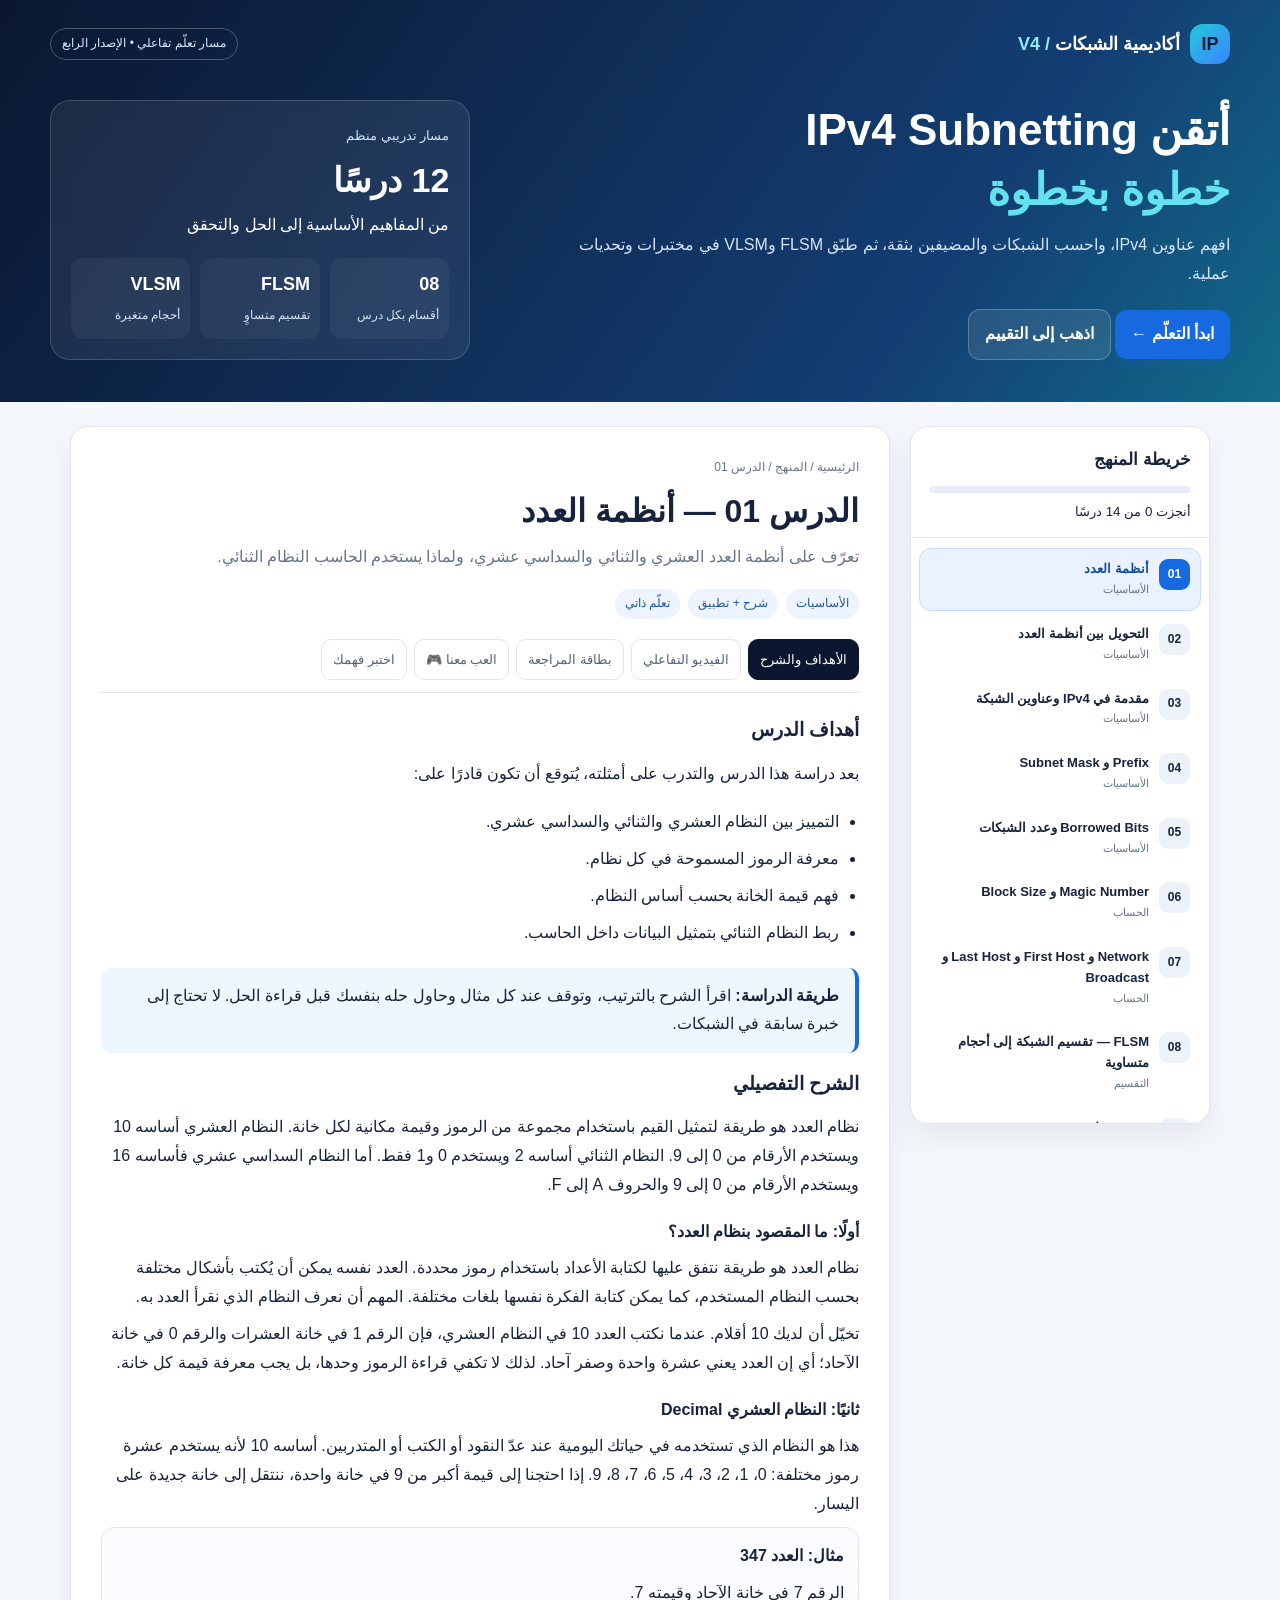
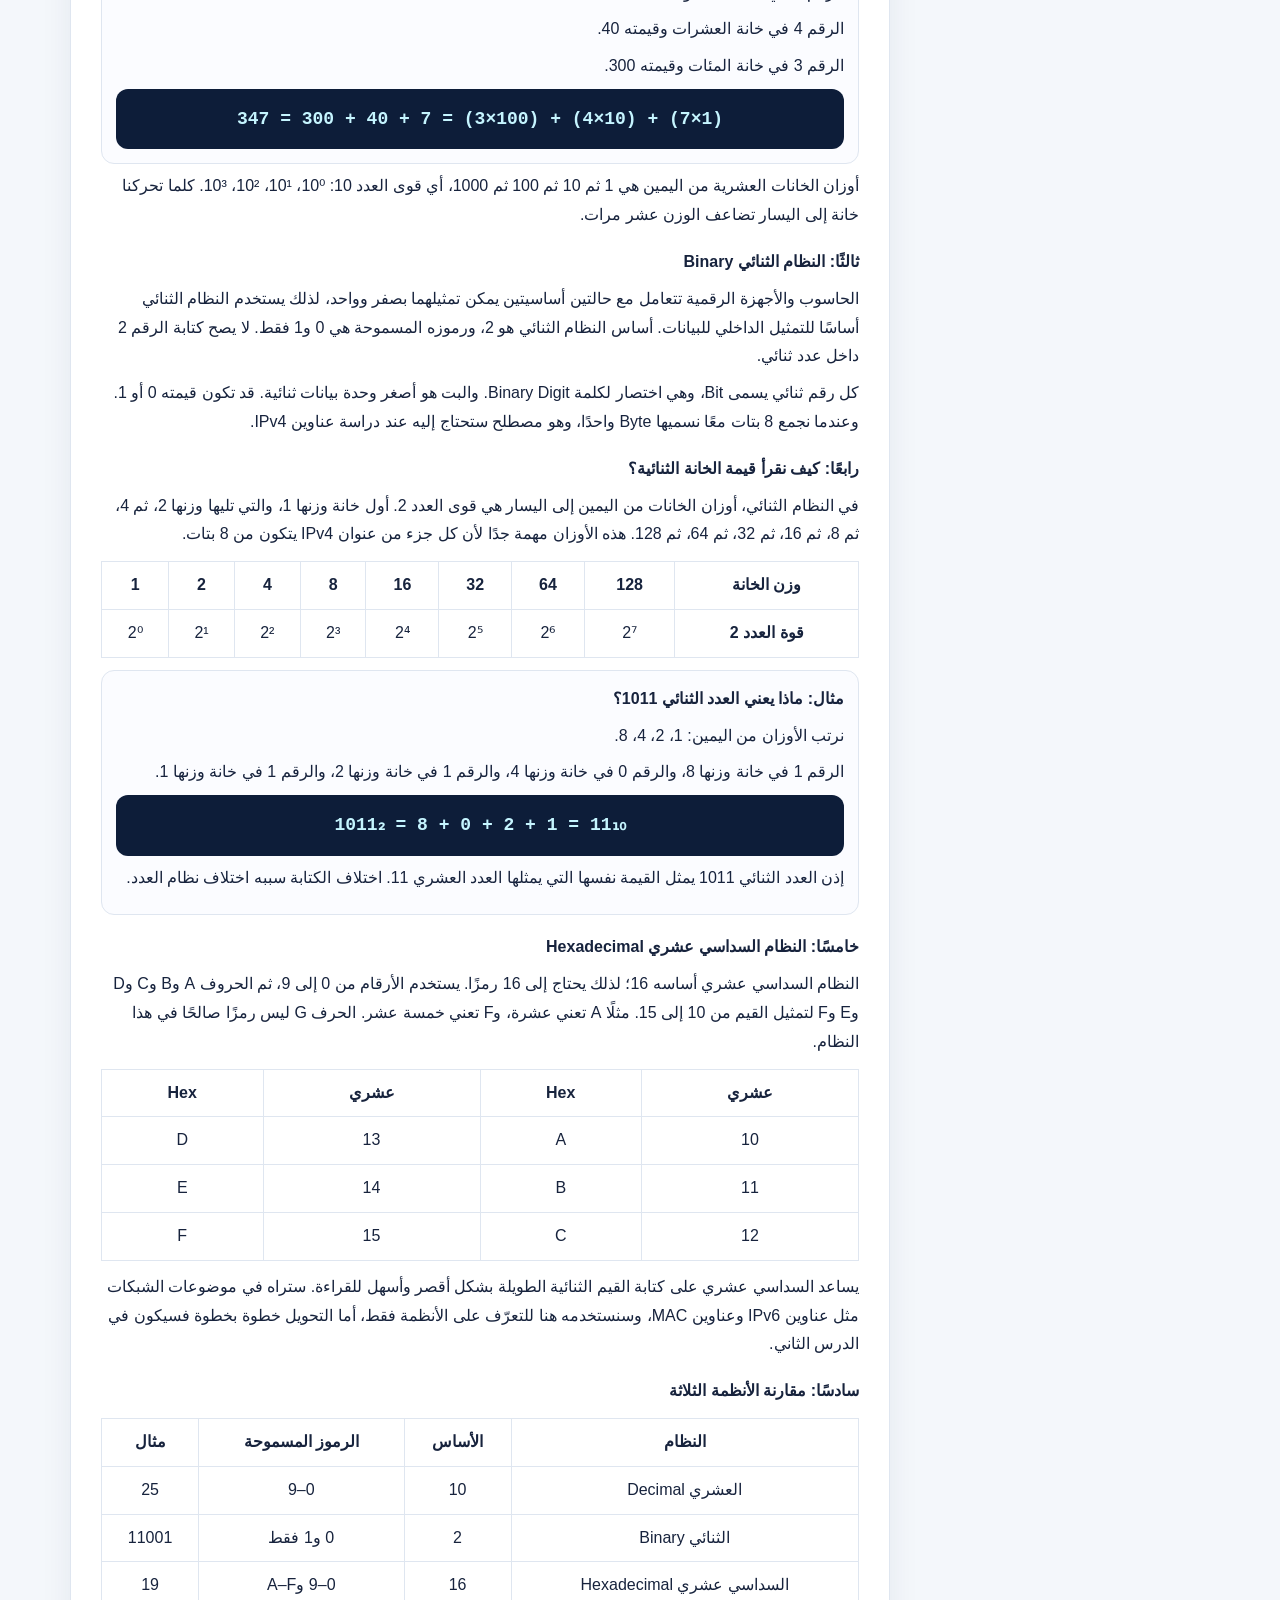
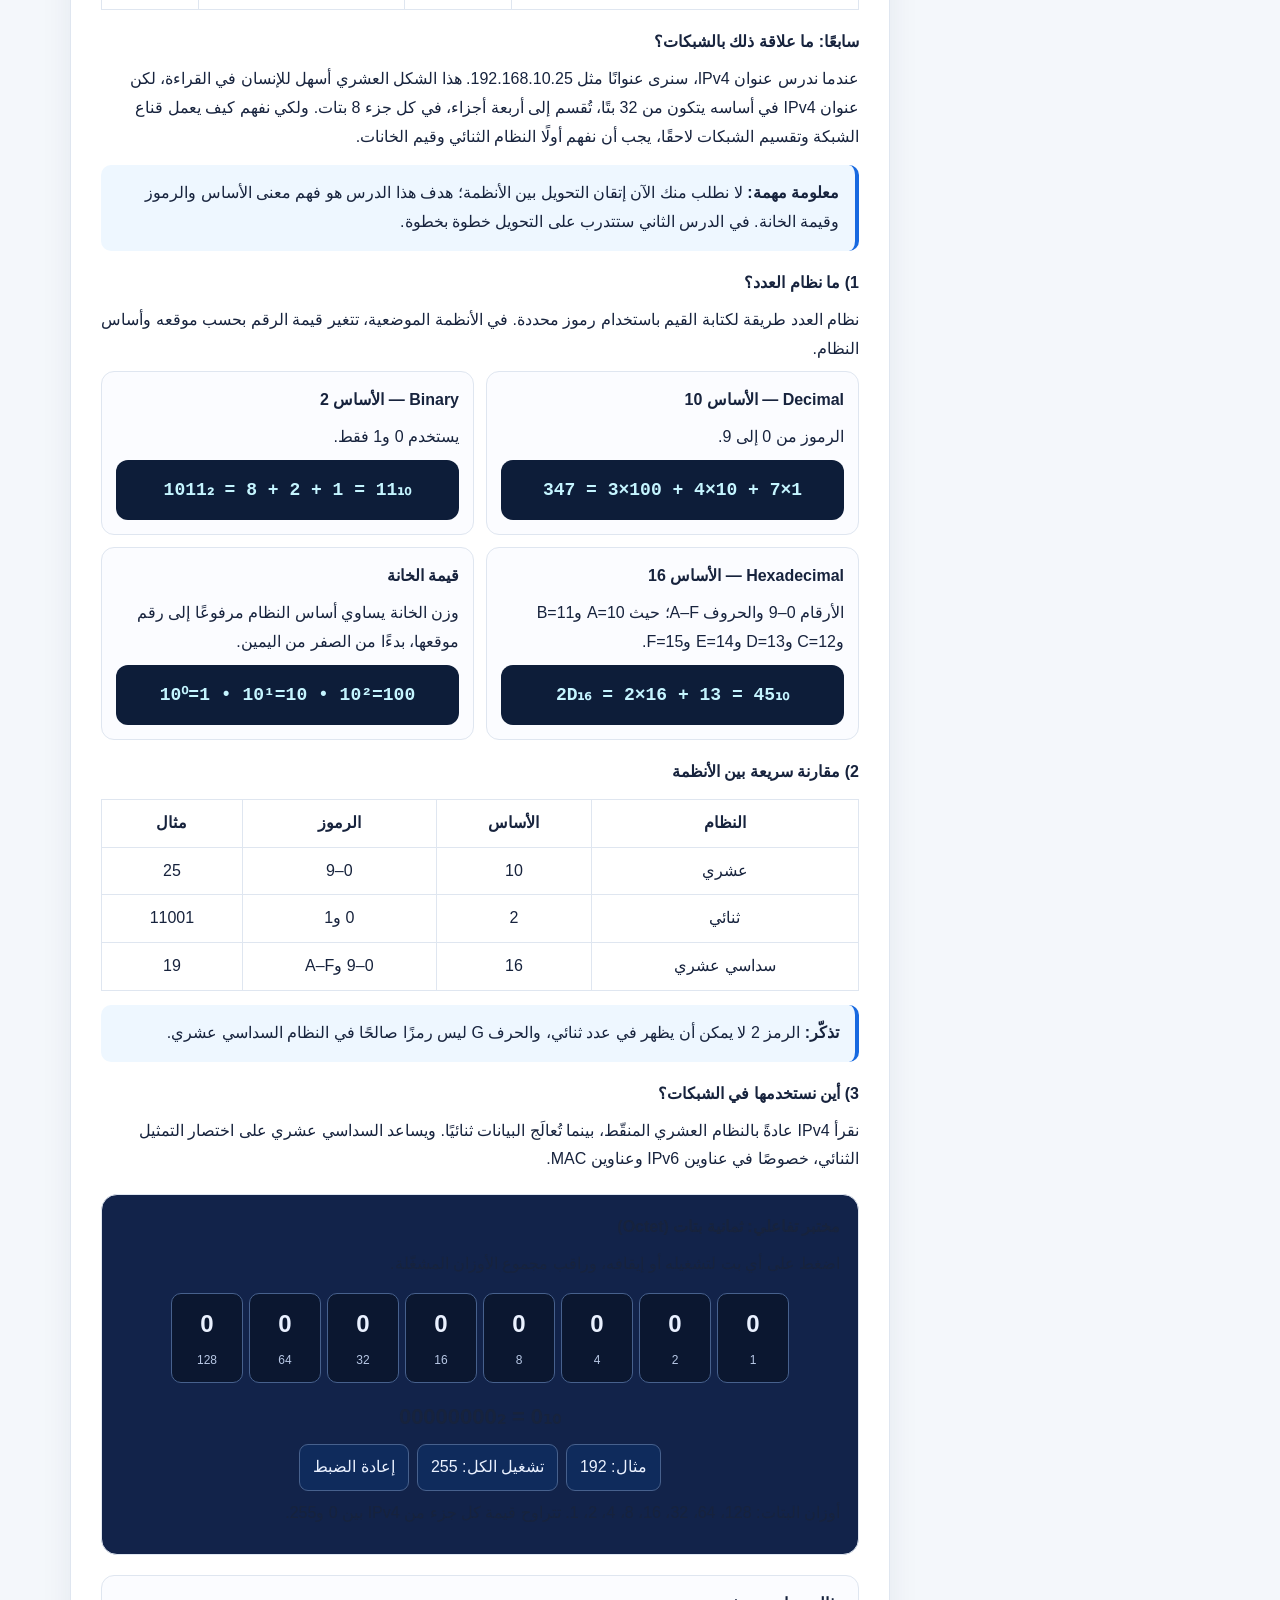
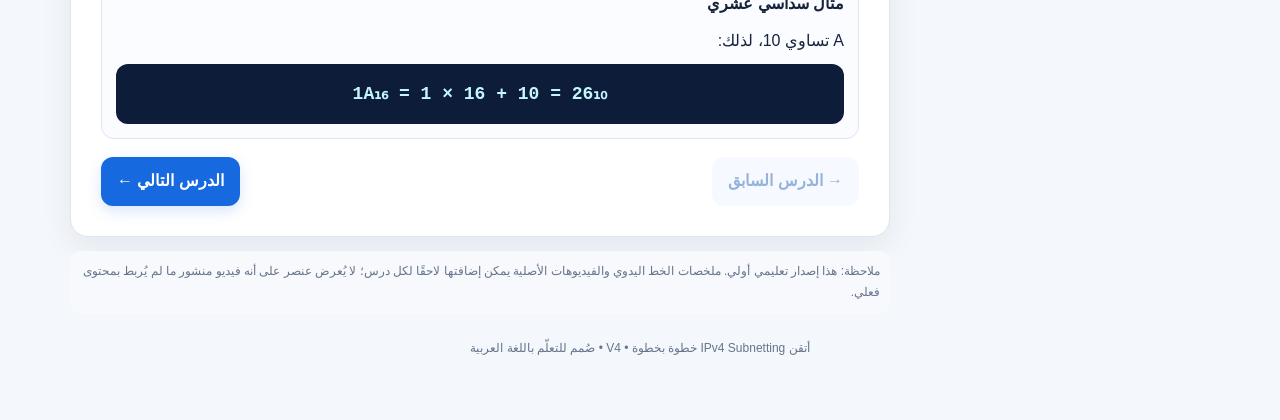
<file: v4/index.html>
<!doctype html>
<html lang="ar" dir="rtl">
<head>
<meta charset="utf-8">
<meta name="viewport" content="width=device-width,initial-scale=1">
<meta name="theme-color" content="#0b1730">
<title>أتقن IPv4 Subnetting خطوة بخطوة | V4</title>
<meta name="description" content="منصة عربية تفاعلية لتعلم IPv4 Subnetting من الأساسيات إلى FLSM وVLSM والاختبار النهائي.">
<style>
:root{--bg:#f4f7fb;--panel:#fff;--ink:#17233d;--muted:#66748c;--line:#dfe6f0;--blue:#1769e0;--cyan:#24c8d8;--navy:#0b1730;--green:#138a63;--orange:#f29b38;--shadow:0 12px 32px #142b4b12}
*{box-sizing:border-box}html{scroll-behavior:smooth}body{margin:0;background:var(--bg);color:var(--ink);font-family:Tahoma,"Segoe UI",Arial,sans-serif;line-height:1.8}button,input,select{font:inherit}button{cursor:pointer}.top{background:linear-gradient(125deg,#0b1730,#133d72 72%,#126c8b);color:white;padding:24px max(20px,calc((100vw - 1180px)/2)) 30px}.navline{display:flex;align-items:center;justify-content:space-between;gap:12px;flex-wrap:wrap}.brand{font-weight:800;font-size:18px;display:flex;align-items:center;gap:10px}.brandmark{display:grid;place-items:center;width:40px;height:40px;border-radius:13px;background:linear-gradient(135deg,var(--cyan),#3985ff);color:#061a35;font-weight:900}.tag{border:1px solid #ffffff42;border-radius:99px;padding:4px 11px;color:#d8eaff;font-size:12px}.hero{display:grid;grid-template-columns:1.4fr .8fr;gap:24px;align-items:center;padding:36px 0 12px}.hero h1{font-size:clamp(28px,4vw,44px);line-height:1.35;margin:0 0 12px}.hero p{color:#d5e4f8;max-width:690px;margin:0 0 20px}.btn{border:0;border-radius:12px;padding:10px 16px;background:var(--blue);color:white;font-weight:700;box-shadow:0 5px 14px #1769e02b}.btn.secondary{background:#eaf2ff;color:#1554ad;box-shadow:none}.btn.ghost{background:#ffffff18;color:white;border:1px solid #ffffff3d;box-shadow:none}.hero-card{background:#ffffff12;border:1px solid #ffffff2b;border-radius:20px;padding:20px;backdrop-filter:blur(8px)}.hero-card strong{font-size:34px;display:block}.hero-card small{color:#d5e4f8}.stats{display:grid;grid-template-columns:repeat(3,1fr);gap:10px;margin-top:18px}.stat{background:#ffffff0c;border-radius:12px;padding:10px}.stat b{display:block;font-size:18px}.stat span{font-size:12px;color:#d5e4f8}.wrap{max-width:1180px;margin:auto;padding:24px 20px 60px}.layout{display:grid;grid-template-columns:300px minmax(0,1fr);gap:20px;align-items:start}.sidebar,.content-card,.lesson-card{background:var(--panel);border:1px solid var(--line);border-radius:18px;box-shadow:var(--shadow)}.sidebar{position:sticky;top:14px;overflow:hidden}.sidehead{padding:18px 18px 12px;border-bottom:1px solid var(--line)}.sidehead h2{font-size:17px;margin:0}.progressline{height:7px;background:#e8eef7;border-radius:9px;overflow:hidden;margin:10px 0 4px}.progressline span{display:block;height:100%;width:0;background:linear-gradient(90deg,var(--blue),var(--cyan));transition:width .3s}.lesson-list{padding:8px;max-height:65vh;overflow:auto}.lesson-link{display:flex;width:100%;text-align:right;align-items:flex-start;gap:10px;padding:10px;border:1px solid transparent;background:transparent;border-radius:12px;color:var(--ink);margin:2px 0}.lesson-link:hover{background:#f3f7ff}.lesson-link.active{background:#eaf2ff;border-color:#c9dcff;color:#124d9e}.num{flex:0 0 31px;height:31px;border-radius:9px;background:#edf2f8;display:grid;place-items:center;font-size:12px;font-weight:800}.lesson-link.active .num{background:var(--blue);color:white}.lesson-link b{display:block;font-size:13px;line-height:1.6}.lesson-link small{display:block;color:var(--muted);font-size:11px}.maincol{min-width:0}.content-card{padding:clamp(18px,3vw,30px)}.crumb{font-size:12px;color:var(--muted);margin-bottom:8px}.lesson-title{font-size:clamp(23px,3vw,32px);line-height:1.5;margin:0 0 8px}.lesson-desc{color:var(--muted);margin:0 0 18px}.chips{display:flex;gap:8px;flex-wrap:wrap;margin:12px 0 20px}.chip{font-size:12px;padding:4px 10px;border-radius:99px;background:#edf4ff;color:#2056a2}.section-tabs{display:flex;gap:7px;flex-wrap:wrap;border-bottom:1px solid var(--line);padding-bottom:12px;margin-bottom:20px}.tab{border:1px solid var(--line);background:white;color:#50617c;border-radius:10px;padding:8px 11px;font-size:13px}.tab.active{background:var(--navy);border-color:var(--navy);color:white}.panel h3{font-size:19px;margin:0 0 12px}.panel h4{margin:18px 0 6px}.panel p{margin:8px 0}.objectives{padding:0 20px 0 0}.objectives li{padding:4px 0}.callout{background:#eef7ff;border-right:4px solid var(--blue);padding:14px 16px;border-radius:10px;margin:14px 0}.formula{direction:ltr;text-align:center;font-family:Consolas,monospace;font-size:18px;font-weight:800;background:#0d1d39;color:#c5f5ff;border-radius:12px;padding:14px;overflow:auto}.grid2{display:grid;grid-template-columns:repeat(2,minmax(0,1fr));gap:12px}.mini{border:1px solid var(--line);border-radius:13px;padding:14px;background:#fbfcff}.mini b{display:block;margin-bottom:5px}.octet-grid{display:grid;grid-template-columns:repeat(4,minmax(0,1fr));gap:8px;margin:14px 0}.octet{display:grid;gap:3px;text-align:center;border:1px solid #cfe0fa;border-radius:12px;background:#f4f8ff;padding:12px 6px}.octet small,.octet span{color:var(--muted);font-size:11px}.octet bdi{font-weight:900;font-size:23px;color:#1457b5}.binary-example{display:grid;grid-template-columns:repeat(2,minmax(0,1fr));gap:8px;margin:12px 0}.binary-example div{display:flex;align-items:center;justify-content:space-between;gap:10px;padding:10px 12px;border:1px solid var(--line);border-radius:10px;background:#fbfcff}.binary-example span{direction:ltr;font-family:Consolas,monospace;font-weight:800;color:#1457b5}.mind-map-detail{margin-top:20px;border:1px solid var(--line);background:#fbfcff;border-radius:16px;padding:16px}.mind-node{text-align:center;font-weight:900;border-radius:12px;padding:10px 20px}.main-node{background:var(--navy);color:white;width:max-content;max-width:100%;margin:0 auto 16px}.mind-branches{display:grid;grid-template-columns:repeat(4,minmax(0,1fr));gap:10px}.mind-branch{display:flex;flex-direction:column;gap:7px;align-items:center;text-align:center;border:1px solid #cfe0fa;background:#f1f6ff;border-radius:12px;padding:12px 8px;font-size:12px}.mind-branch b{color:#1457b5;font-size:14px}.mind-branch span{background:white;border-radius:8px;padding:4px 6px;width:100%}.hand{background:repeating-linear-gradient(#fff 0,#fff 29px,#dbe7f7 30px);border:1px solid #d4deeb;border-radius:12px;padding:16px 20px;font-family:"Segoe Print",Tahoma,sans-serif;transform:rotate(-.25deg)}.mind{display:flex;align-items:center;justify-content:center;gap:8px;flex-wrap:wrap;padding:18px;background:#f6f9ff;border-radius:14px}.mind span{padding:8px 11px;background:white;border:1px solid #cbd9ee;border-radius:10px;font-size:13px}.mind .root{background:#123b70;color:white;border-color:#123b70;font-weight:800}.video-box{background:#0b1730;color:white;border-radius:14px;padding:24px;text-align:center}.video-box .play{width:58px;height:58px;border-radius:50%;display:grid;place-items:center;background:#28c8d8;color:#09203c;font-size:25px;margin:0 auto 12px}.video-box p{color:#d6e7f9}.flash{border:2px dashed #86aee8;background:#f4f8ff;border-radius:15px;padding:20px;text-align:center}.flash .big{font-size:22px;font-weight:900;direction:ltr}.exercise label{display:block;font-weight:700;margin:12px 0 5px}.exercise input,.exercise select{width:100%;padding:10px 12px;border:1px solid #cbd5e1;border-radius:10px;background:white;color:var(--ink)}.feedback{margin-top:12px;padding:12px;border-radius:10px;display:none}.feedback.good{display:block;background:#e6f8ef;color:#116341}.feedback.bad{display:block;background:#fff2e4;color:#8b4c0b}.quiz-q{padding:14px;border:1px solid var(--line);border-radius:12px;margin:12px 0}.quiz-q p{font-weight:700;margin:0 0 8px}.quiz-q label{display:block;font-weight:400;padding:5px 0;cursor:pointer}.quiz-q input{margin-left:7px}.bottomnav{display:flex;justify-content:space-between;gap:10px;margin-top:18px}.footer{text-align:center;color:var(--muted);font-size:12px;margin-top:24px}.notice{font-size:12px;color:var(--muted);background:#f7f9fc;padding:10px;border-radius:10px;margin-top:14px}
@media(max-width:850px){.hero{grid-template-columns:1fr}.hero-card{display:none}.layout{grid-template-columns:1fr}.sidebar{position:static}.lesson-list{display:grid;grid-template-columns:repeat(2,minmax(0,1fr));max-height:300px}.lesson-link{padding:8px}.grid2{grid-template-columns:1fr}.mind-branches{grid-template-columns:repeat(2,minmax(0,1fr))}}@media(max-width:520px){.wrap{padding:14px 12px 40px}.top{padding:18px 16px 24px}.hero{padding-top:24px}.lesson-list{grid-template-columns:1fr 1fr}.lesson-link b{font-size:12px}.section-tabs{display:grid;grid-template-columns:repeat(2,1fr)}.tab{font-size:12px}.stats{gap:5px}.stat{padding:8px}.stat b{font-size:16px}.octet-grid{grid-template-columns:repeat(2,minmax(0,1fr))}.binary-example{grid-template-columns:1fr}.mind-branches{grid-template-columns:1fr}}
.table-wrap{overflow-x:auto;margin:12px 0}.table-wrap table{width:100%;border-collapse:collapse}.table-wrap th,.table-wrap td{border:1px solid var(--line);padding:9px;text-align:center}.table-wrap th{background:var(--soft)}
.hand-image-wrap{margin:14px 0 20px;text-align:center}.hand-image{display:block;width:100%;height:auto;max-height:850px;object-fit:contain;border:1px solid var(--line);border-radius:14px;background:#fff;box-shadow:0 5px 18px rgba(20,55,100,.10);cursor:zoom-in}.hand-image-wrap figcaption{font-size:13px;color:var(--muted);margin-top:8px}

/* Interactive flip flashcards */
.flashcard-flip{display:block;position:relative;width:100%;min-height:190px;padding:0;border:0;border-radius:18px;background:transparent;perspective:1000px;cursor:pointer;text-align:center;color:var(--text);margin-bottom:14px}
.flashcard-inner{position:relative;display:block;width:100%;min-height:190px;transform-style:preserve-3d;transition:transform .55s cubic-bezier(.2,.7,.2,1)}
.flashcard-flip.is-flipped .flashcard-inner{transform:rotateY(180deg)}
.flashcard-face{position:absolute;inset:0;display:flex;flex-direction:column;align-items:center;justify-content:center;gap:12px;padding:20px;border:2px solid #8ab4e8;border-radius:18px;backface-visibility:hidden;-webkit-backface-visibility:hidden;box-shadow:0 5px 14px rgba(20,55,100,.10);overflow-wrap:anywhere}
.flashcard-front{background:linear-gradient(145deg,#f1f7ff,#ffffff)}
.flashcard-back{background:linear-gradient(145deg,#edfff3,#ffffff);border-color:#66b88a;transform:rotateY(180deg)}
.flashcard-number{font-size:13px;font-weight:800;color:#1769e0}
.flashcard-label{font-size:14px;color:var(--muted)}
.flashcard-face b{font-size:17px;line-height:1.7}
.flashcard-hint{font-size:12px;color:var(--muted);margin-top:auto}
.flashcard-flip:focus-visible{outline:3px solid #1769e0;outline-offset:3px}
@media(prefers-reduced-motion:reduce){.flashcard-inner{transition:none}}

.flashcard-instructions{display:flex;align-items:flex-start;gap:14px;margin:0 0 22px;padding:18px 20px;border:2px solid #b9a3f5;border-right:6px solid #7855d9;border-radius:16px;background:linear-gradient(120deg,#f5f0ff,#eef7ff);color:#24365b;box-shadow:0 5px 16px rgba(77,64,150,.10);direction:rtl}
.flashcard-instructions-icon{display:flex;align-items:center;justify-content:center;flex:0 0 42px;width:42px;height:42px;border-radius:12px;background:#fff1b8;font-size:23px}
.flashcard-instructions strong{display:block;font-size:17px;color:#5132a3;margin-bottom:6px}
.flashcard-instructions p{margin:0;line-height:1.9;font-size:15px}
@media(max-width:520px){.flashcard-instructions{padding:14px;gap:10px}.flashcard-instructions-icon{flex-basis:34px;width:34px;height:34px}}

/* Expanded interactive mind map for lesson 1 */
.interactive-mindmap{margin:20px 0;padding:18px;border:1px solid #d8e4f2;border-radius:22px;background:radial-gradient(circle at 50% 0%,#f0f7ff 0,#fff 68%);}
.im-root{position:relative;display:flex;flex-direction:column;align-items:center;gap:5px;width:min(100%,420px);margin:0 auto 28px;padding:18px;border:2px solid #367bd2;border-radius:24px;background:linear-gradient(135deg,#e5f2ff,#fff);box-shadow:0 6px 18px #245da31a;text-align:center;color:#15376b}
.im-root:after{content:"";position:absolute;top:100%;height:20px;border-right:2px solid #86a9d4}
.im-root span{font-size:13px;color:#3f6da6}.im-root strong{font-size:27px}.im-root small{font-size:13px;color:#526b8d}
.im-grid{display:grid;grid-template-columns:repeat(2,minmax(0,1fr));gap:12px;position:relative}
.im-node{border:1px solid #d5dfec;border-radius:15px;background:#fff;overflow:hidden;box-shadow:0 3px 10px #1e3a5f0c}
.im-node summary{list-style:none;cursor:pointer;display:flex;align-items:center;gap:9px;min-height:64px;padding:12px;font-size:15px;color:#17345e}
.im-node summary::-webkit-details-marker{display:none}.im-node summary b{flex:1}.im-number{display:flex;align-items:center;justify-content:center;flex:0 0 30px;height:30px;border-radius:50%;background:#e7efff;color:#1e5eb3;font-weight:900}.im-arrow{font-size:21px;color:#617a9b;transition:transform .2s}.im-node[open] .im-arrow{transform:rotate(45deg)}
.im-content{padding:0 15px 16px;line-height:1.9;font-size:14px;color:#334b6b}.im-purple{border-top:4px solid #a56add}.im-blue{border-top:4px solid #3985df}.im-green{border-top:4px solid #38a66a}.im-sky{border-top:4px solid #31a4c9}.im-orange{border-top:4px solid #e89a34}.im-pink{border-top:4px solid #c66fc4}
.im-takeaway{display:flex;flex-direction:column;gap:7px;margin-top:16px;padding:14px 16px;border-radius:14px;background:#fff5cf;border:1px solid #f0d879;color:#5d4a11;line-height:1.8}.im-takeaway b{font-size:14px}.im-takeaway span{font-weight:700}
@media(max-width:560px){.interactive-mindmap{padding:10px}.im-grid{grid-template-columns:1fr}.im-root strong{font-size:23px}.im-node summary{min-height:56px}}

/* Interactive whiteboard lesson */
.whiteboard-player{background:#fffdf5;border:1px solid #e7dfca;border-radius:18px;overflow:hidden;box-shadow:0 8px 25px #18294712}
.wb-top{display:flex;justify-content:space-between;gap:8px;align-items:center;flex-wrap:wrap;background:#102344;color:#fff;padding:12px 16px}
.wb-top small{color:#cbd8ee}.wb-canvas{padding:20px;min-height:220px;background-color:#fffdf5;background-image:linear-gradient(#fff 0,#fff 29px,#e7edf5 30px);background-size:100% 30px}
.wb-drawing{font-family:"Segoe Print","Comic Sans MS",Tahoma,sans-serif;text-align:center;color:#182d4c}
.wb-drawing h2{font-size:clamp(22px,4vw,34px);color:#1769e0;margin:8px 0 14px;transform:rotate(-1deg)}
.wb-drawing p{font-size:17px;line-height:1.9}.wb-formula{display:inline-block;background:#fff;border:2px solid #2b6cb0;border-radius:12px;padding:10px 18px;font-size:clamp(20px,4vw,29px);font-weight:900;direction:ltr;box-shadow:3px 4px 0 #b9d6f7;margin:8px}
.wb-chips{display:flex;justify-content:center;gap:8px;flex-wrap:wrap;margin:14px 0}.wb-chip{border:2px dashed #e59a25;border-radius:10px;padding:8px 12px;background:#fff;font-weight:800}.wb-note{background:#fff5d8;border-right:5px solid #e8a126;border-radius:8px;padding:12px;margin:14px 0;text-align:right}
.wb-controls{display:flex;gap:8px;flex-wrap:wrap;align-items:center;padding:14px;background:#f5f8fc;border-top:1px solid #e2e8f0}.wb-controls .btn{margin:0}.wb-progress{height:6px;background:#e5eaf2}.wb-progress span{display:block;height:100%;background:#20b8a6;transition:width .25s}
.wb-audio{display:block;width:100%;margin:10px 0}.wb-voice{background:#e8f6ff;border:1px solid #b8dff5;border-radius:12px;padding:12px;margin:12px 0}.wb-quiz{background:#fff;border:2px dashed #dda333;border-radius:14px;padding:16px;margin:14px 0}.wb-quiz button{display:block;width:100%;text-align:right;padding:10px;margin:7px 0;border:1px solid #d5deea;border-radius:9px;background:#fff;color:#17233d;cursor:pointer}.wb-quiz button:hover{border-color:#1769e0;background:#f1f7ff}.wb-caption{color:#66748c;font-size:12px;margin-top:10px}

.play-home{background:linear-gradient(135deg,#0b1730,#173b67);color:#fff;border-radius:20px;padding:22px;margin:12px 0 18px}.play-home h3{color:#fff;font-size:24px;margin:0 0 8px}.play-home p{color:#dbeafe;line-height:1.8}.play-stats{display:grid;grid-template-columns:repeat(3,minmax(0,1fr));gap:10px;margin:15px 0}.play-stat{background:#ffffff14;border:1px solid #ffffff25;border-radius:13px;padding:12px;text-align:center}.play-stat b{display:block;font-size:22px;color:#ffd166}.play-grid{display:grid;grid-template-columns:repeat(auto-fit,minmax(180px,1fr));gap:12px}.play-card{border:1px solid #dbe4f0;background:#fff;border-radius:15px;padding:16px;color:#17233d}.play-card h4{margin:5px 0 7px}.play-card p{color:#5b6880;font-size:13px;line-height:1.7}.play-levels{display:grid;grid-template-columns:repeat(auto-fit,minmax(130px,1fr));gap:9px;margin:14px 0}.play-level{border:1px solid #d8e2ef;border-radius:12px;padding:12px;background:#fff;color:#17233d;text-align:center}.play-level.done{border-color:#1f9d76;background:#ecfdf5}.play-level.current{border:2px solid #e6a817;background:#fffbeb}.play-question{border:1px solid #dbe4f0;border-radius:16px;padding:20px;background:#fff;margin:14px 0}.play-question h4{font-size:19px;line-height:1.8}.play-options{display:grid;grid-template-columns:repeat(auto-fit,minmax(130px,1fr));gap:9px;margin:16px 0}.play-option{border:1px solid #cbd5e1;background:#f8fafc;color:#17233d;border-radius:11px;padding:12px;cursor:pointer;font-weight:700}.play-option.selected{border-color:#1769e0;background:#dbeafe}.play-option.correct{border-color:#15966b;background:#dcfce7}.play-option.wrong{border-color:#dc4545;background:#fee2e2}.play-progress{height:8px;background:#e2e8f0;border-radius:99px;overflow:hidden;margin:12px 0}.play-progress span{display:block;height:100%;background:#1f9d76;transition:width .25s}.play-feedback{padding:12px;border-radius:11px;background:#f1f5f9;line-height:1.8;margin-top:12px}.play-feedback.good{background:#dcfce7;color:#166534}.play-feedback.bad{background:#fee2e2;color:#991b1b}.play-actions{display:flex;flex-wrap:wrap;gap:9px;margin-top:14px}.play-actions button{border:0;border-radius:10px;padding:11px 15px;cursor:pointer;font-weight:700}.play-primary{background:#10203e;color:#fff}.play-secondary{background:#e8eef6;color:#17233d}@media(max-width:560px){.play-home{padding:16px}.play-stats{gap:6px}.play-stat{padding:8px 4px}.play-stat b{font-size:18px}}.lesson1-octet{margin:20px 0;padding:18px;border:1px solid var(--line,#25407a);border-radius:16px;background:var(--card,#12234a)}.lesson1-octet h4{margin:0 0 8px}.l1-bits{display:flex;gap:6px;direction:ltr;justify-content:center;margin:14px 0;flex-wrap:nowrap}.l1-bit{flex:1;min-width:0;max-width:72px;border:1px solid #47618d;background:#0b1730;color:#eaf1ff;border-radius:10px;padding:8px 0;cursor:pointer;font:inherit;text-align:center}.l1-bit:focus-visible{outline:3px solid #049fd9;outline-offset:2px}.l1-bit b{display:block;font-size:24px}.l1-bit small{font-size:12px;color:#b8c8e5}.l1-bit[aria-pressed=true]{background:#049fd9;border-color:#049fd9;color:white}.l1-bit[aria-pressed=true] small{color:white}.l1-octet-out{text-align:center;font-size:22px;font-weight:800;direction:ltr;margin:8px 0}.l1-octet-actions{display:flex;justify-content:center;gap:8px;flex-wrap:wrap}.l1-octet-actions button{border:1px solid #47618d;border-radius:9px;padding:8px 13px;background:var(--hi,#0f2b5c);color:var(--tx,#eaf1ff);cursor:pointer}@media(max-width:480px){.l1-bits{gap:3px}.l1-bit{border-radius:7px;padding:7px 0}.l1-bit b{font-size:20px}.l1-bit small{font-size:10px}}.lesson-extension{margin-top:22px}.lesson-extension h4{margin-top:24px}.lesson-check-options{display:grid;grid-template-columns:repeat(2,minmax(0,1fr));gap:9px;margin-top:12px}.lesson-check-option{border:1px solid var(--line,#dbe4f0);border-radius:12px;padding:12px;text-align:right;background:var(--card,#fff);color:var(--text,inherit);cursor:pointer;line-height:1.6}.lesson-check-option:hover:not(:disabled){border-color:var(--accent,#2563eb)}.lesson-check-option:disabled{cursor:default;opacity:.9}.lesson-check-option.answer-correct{border-color:#16a34a;background:rgba(22,163,74,.1)}.lesson-check-option.answer-wrong{border-color:#dc2626;background:rgba(220,38,38,.08)}.lesson-check-feedback{margin:12px 0 0;font-weight:700;line-height:1.8}.lesson-check-feedback.is-correct{color:#15803d}.lesson-check-feedback.is-wrong{color:#b91c1c}@media(max-width:560px){.lesson-check-options{grid-template-columns:1fr}}
</style>
</head>
<body>
<header class="top">
 <div class="navline"><div class="brand"><span class="brandmark">IP</span><span>أكاديمية الشبكات <span style="color:#8feafa">/ V4</span></span></div><span class="tag">مسار تعلّم تفاعلي • الإصدار الرابع</span></div>
 <div class="hero"><div><h1>أتقن IPv4 Subnetting<br><span style="color:#65e2ef">خطوة بخطوة</span></h1><p>افهم عناوين IPv4، واحسب الشبكات والمضيفين بثقة، ثم طبّق FLSM وVLSM في مختبرات وتحديات عملية.</p><button class="btn" onclick="document.getElementById('course').scrollIntoView({behavior:'smooth'})">ابدأ التعلّم ←</button> <button class="btn ghost" onclick="selectLesson(7)">اذهب إلى التقييم</button></div><div class="hero-card"><small>مسار تدريبي منظم</small><strong>12 درسًا</strong><div>من المفاهيم الأساسية إلى الحل والتحقق</div><div class="stats"><div class="stat"><b>08</b><span>أقسام بكل درس</span></div><div class="stat"><b>FLSM</b><span>تقسيم متساوٍ</span></div><div class="stat"><b>VLSM</b><span>أحجام متغيرة</span></div></div></div></div>
</header>
<main id="course" class="wrap"><div class="layout">
<aside class="sidebar"><div class="sidehead"><h2>خريطة المنهج</h2><div class="progressline"><span id="progress"></span></div><small id="progressText">أنجزت 0 من 14 درسًا</small></div><div class="lesson-list" id="lessonList"></div></aside>
<section class="maincol"><article class="content-card">
<div class="crumb">الرئيسية / المنهج / <span id="crumbLesson">الدرس 01</span></div>
<h2 class="lesson-title" id="lessonTitle"></h2><p class="lesson-desc" id="lessonDesc"></p><div class="chips"><span class="chip" id="lessonStage"></span><span class="chip">شرح + تطبيق</span><span class="chip">تعلّم ذاتي</span></div>
<nav class="section-tabs" id="tabs"></nav><div class="panel" id="panel"></div>
<div class="bottomnav"><button class="btn secondary" id="prevBtn" onclick="changeLesson(-1)">→ الدرس السابق</button><button class="btn" id="nextBtn" onclick="changeLesson(1)">الدرس التالي ←</button></div>
</article><div class="notice">ملاحظة: هذا إصدار تعليمي أولي. ملخصات الخط اليدوي والفيديوهات الأصلية يمكن إضافتها لاحقًا لكل درس؛ لا يُعرض عنصر على أنه فيديو منشور ما لم يُربط بمحتوى فعلي.</div></section>
</div><div class="footer">أتقن IPv4 Subnetting خطوة بخطوة • V4 • صُمم للتعلّم باللغة العربية</div></main>
<script>
const lessons=[
{title:"أنظمة العدد",stage:"الأساسيات",desc:"تعرّف على أنظمة العدد العشري والثنائي والسداسي عشري، ولماذا يستخدم الحاسب النظام الثنائي.",objectives:["التمييز بين النظام العشري والثنائي والسداسي عشري.","معرفة الرموز المسموحة في كل نظام.","فهم قيمة الخانة بحسب أساس النظام.","ربط النظام الثنائي بتمثيل البيانات داخل الحاسب."],explain:"نظام العدد هو طريقة لتمثيل القيم باستخدام مجموعة من الرموز وقيمة مكانية لكل خانة. النظام العشري أساسه 10 ويستخدم الأرقام من 0 إلى 9. النظام الثنائي أساسه 2 ويستخدم 0 و1 فقط. أما النظام السداسي عشري فأساسه 16 ويستخدم الأرقام من 0 إلى 9 والحروف A إلى F.",topics:["العشري Decimal: أساسه 10","الثنائي Binary: أساسه 2","السداسي عشري Hexadecimal: أساسه 16","قيمة الخانة تتغير حسب موقعها وأساس النظام"],example:"العشري: 25  •  الثنائي: 11001  •  السداسي عشري: 19",summary:["Decimal أساسه 10 ورموزه 0–9","Binary أساسه 2 ورموزه 0 و1","Hexadecimal أساسه 16 ورموزه 0–9 وA–F","كل خانة لها وزن يساوي قوة من أساس النظام."],mind:["أنظمة العدد","Decimal: أساس 10","Binary: أساس 2","Hex: أساس 16","قيمة الخانة"],quick:"أي نظام عد يستخدم الرمزين 0 و1 فقط؟",opts:["العشري","الثنائي","السداسي عشري","جميعها"],correct:1,why:"النظام الثنائي أساسه 2؛ لذلك يستخدم الرمزين 0 و1 فقط.",exercise:"number-base",review:"تذكّر الأساس والرموز: Decimal (10)، Binary (2)، Hexadecimal (16)."},
{title:"التحويل بين أنظمة العدد",stage:"الأساسيات",desc:"تدرّب على التحويل بين العشري والثنائي والسداسي عشري، تمهيدًا لفهم عناوين IPv4.",objectives:["تحويل الأعداد الثنائية الصغيرة إلى عشرية.","تحويل الأعداد العشرية إلى ثنائية.","التعرّف على التحويل بين العشري والسداسي عشري.","استخدام أوزان الخانات للتحقق من الناتج."],explain:"للتحويل من الثنائي إلى العشري، اجمع أوزان الخانات التي تحتوي على 1؛ أوزان 8 بت هي 128 و64 و32 و16 و8 و4 و2 و1. وللتحويل من العشري إلى الثنائي، يمكن اختيار الأوزان التي مجموعها العدد المطلوب. مثال: 13 = 8 + 4 + 1، لذا تمثيله الثنائي 1101، وبثمانية بتات يصبح 00001101.",topics:["الثنائي إلى العشري: اجمع أوزان 1","العشري إلى الثنائي: كوّن العدد من قوى 2","العشري إلى Hex: اقسم على 16 أو استخدم الباقي","تحقق من التحويل بإعادة العملية عكسيًا"],example:"11000000₂ = 128 + 64 = 192₁₀  •  25₁₀ = 11001₂",summary:["أوزان 8 بت: 128، 64، 32، 16، 8، 4، 2، 1","1101₂ = 8 + 4 + 1 = 13₁₀","13₁₀ = 1101₂ = D₁₆","راجع الناتج بالتحويل العكسي."],mind:["التحويل","حدد النظام الأصلي","استخدم الأوزان أو القسمة","اكتب الناتج","تحقق عكسيًا"],quick:"ما القيمة العشرية للعدد الثنائي 00001010؟",opts:["2","8","10","12"],correct:2,why:"الخانتان اللتان تحتويان على 1 تمثلان 8 و2؛ ومجموعهما 10.",exercise:"convert",review:"في الثنائي إلى العشري اجمع أوزان الخانات التي تحتوي على 1؛ وفي العشري إلى الثنائي استخدم قوى 2."},
{title:"مقدمة في IPv4 وعناوين الشبكة",stage:"الأساسيات",desc:"تعرّف على عنوان IPv4، وصيغته، والفرق بين عنوان الشبكة وعنوان الجهاز.",objectives:["شرح معنى عنوان IPv4 ودوره في الاتصال.","تمييز عنوان IP عن عنوان MAC بصورة عامة.","قراءة عنوان IPv4 المكوّن من أربعة Octets.","فهم أن عنوان الشبكة يحدد الجزء المشترك بين الأجهزة."],explain:"يتكوّن عنوان IPv4 من 32 بت، تُكتب عادةً على هيئة أربعة أرقام عشرية تفصل بينها نقاط. قيمة كل جزء من 0 إلى 255. يساعدنا العنوان مع قناع الشبكة على تحديد الجزء الذي يمثّل الشبكة والجزء الذي يمثّل المضيف.",topics:["32 بت مقسّمة إلى 4 Octets","التحويل بين الثنائي والعشري","عنوان الشبكة وعنوان المضيف","لماذا نحتاج إلى Subnetting؟"],example:"192.168.1.10",summary:["IPv4 = 32 bits","كل Octet يتكوّن من 8 bits","القيمة في كل Octet من 0 إلى 255","نحتاج إلى Subnet Mask لمعرفة حدود الشبكة."],mind:["IPv4","32 بت","4 Octets","Network","Host"],quick:"كم عدد البتات في عنوان IPv4؟",opts:["16 بت","32 بت","48 بت","64 بت"],correct:1,why:"عنوان IPv4 طوله 32 بت، موزعة على أربعة أجزاء، كل جزء 8 بت.",exercise:"binary",review:"IPv4: 32 بت، أربعة Octets، وكل Octet من 0 إلى 255."},
{title:"Prefix و Subnet Mask",stage:"الأساسيات",desc:"اربط بين /Prefix وقناع الشبكة العشري، وتعلّم قراءة البتات المحجوزة للشبكة.",objectives:["تفسير معنى Prefix Length.","تمييز بتات الشبكة عن بتات المضيف.","تحويل أشهر Prefixes إلى Subnet Masks.","حساب عدد بتات المضيف من طول Prefix."],explain:"يكتب Prefix بعد الشرطة المائلة مثل /24، ويشير إلى عدد بتات الواحد المتتالية في قناع الشبكة. في /24 تكون أول 24 بت للشبكة ويتبقى 8 بتات للمضيف. قناع /24 هو 255.255.255.0.",topics:["/24 و /25 و /26 و /27","الواحدات المتتالية في القناع","Host Bits = 32 − Prefix","التمييز بين العنوان والقناع"],example:"/26 = 255.255.255.192",summary:["عدد بتات المضيف = 32 − Prefix","/24 = 255.255.255.0","/25 = 255.255.255.128","/26 = 255.255.255.192"],mind:["Prefix","Subnet Mask","Network Bits","Host Bits","32 − Prefix"],quick:"كم بتًا متبقيًا للمضيف في شبكة /27؟",opts:["3","5","27","8"],correct:1,why:"32 − 27 = 5 بتات للمضيف.",exercise:"prefix",review:"Prefix يحدد عدد بتات الشبكة، وHost Bits = 32 − Prefix."},
{title:"Borrowed Bits وعدد الشبكات",stage:"الأساسيات",desc:"احسب عدد الشبكات الناتجة عن استعارة بتات من جزء المضيف.",objectives:["فهم مفهوم استعارة البتات.","حساب عدد الشبكات الناتجة.","ربط البتات المستعارة بزيادة Prefix.","تحديد عدد بتات المضيف المتبقية."],explain:"عند تقسيم شبكة إلى شبكات فرعية نستعير بتات من جزء المضيف. إذا استعرنا n بتات، فإن عدد الشبكات الناتجة يساوي 2 أس n. كلما زاد عدد البتات المستعارة زاد عدد الشبكات، وقل عدد بتات المضيف في كل شبكة.",topics:["Borrowed Bits","عدد الشبكات = 2^n","Prefix الجديد","الموازنة بين عدد الشبكات وعدد المضيفين"],example:"استعارة 3 بتات ⟵ 2³ = 8 شبكات",summary:["عدد الشبكات = 2^n","n هو عدد البتات المستعارة","Prefix الجديد = Prefix القديم + n","زيادة الشبكات تقلل عناوين المضيف لكل شبكة."],mind:["Borrowed Bits","n bits","2^n","New Prefix","Hosts"],quick:"إذا استعرت 3 بتات، فكم شبكة تنتج؟",opts:["3","6","8","16"],correct:2,why:"عدد الشبكات = 2³ = 8.",exercise:"borrow",review:"عدد الشبكات الناتجة من استعارة n بتات هو 2^n."},
{title:"Magic Number و Block Size",stage:"الحساب",desc:"استخدم حجم الكتلة لتحديد حدود الشبكات بسرعة، خصوصًا في الأوكتت الذي تغيّر.",objectives:["تعريف Block Size.","حساب Magic Number من القناع.","تحديد بدايات الشبكات المتتالية.","تطبيق القاعدة على /26 و/27."],explain:"في الأوكتت الذي يحتوي على التقسيم، يمكن حساب حجم الكتلة بطرح قيمة القناع من 256. مثلًا إذا كانت قيمة القناع 192، فحجم الكتلة 64. تبدأ الشبكات عند 0 ثم 64 ثم 128 ثم 192.",topics:["Block Size = 256 − قيمة القناع","الأوكتت المتغيّر","تتابع حدود الشبكات","تجنب التخمين في الحدود"],example:"/26 → 255.255.255.192 → 256 − 192 = 64",summary:["حدد الأوكتت المتغيّر","Block Size = 256 − Mask Octet","/25 = 128، /26 = 64، /27 = 32","حدود الشبكات تتزايد بمقدار حجم الكتلة."],mind:["Subnet Mask","الأوكتت المتغير","256 − القيمة","Block Size","Network Boundaries"],quick:"ما حجم الكتلة لقناع /27 في الأوكتت الأخير؟",opts:["16","32","64","128"],correct:1,why:"قناع /27 هو 255.255.255.224؛ إذن 256 − 224 = 32.",exercise:"block",review:"حجم الكتلة = 256 − قيمة الأوكتت في القناع."},
{title:"Network و First Host و Last Host و Broadcast",stage:"الحساب",desc:"استخرج العناوين الأربعة الأساسية لأي شبكة فرعية بطريقة منظمة.",objectives:["تحديد عنوان Network.","حساب First Host وLast Host.","تحديد Broadcast Address.","التحقق من نطاق المضيفين الصالح."],explain:"عنوان الشبكة هو أول عنوان في النطاق، وعنوان البث هو آخر عنوان. في الشبكات التقليدية، يكون أول مضيف بعد عنوان الشبكة مباشرةً، وآخر مضيف قبل عنوان البث مباشرةً. يجب معرفة عنوان الشبكة وحجم الكتلة لتحديد النطاق.",topics:["Network Address","First Host = Network + 1","Broadcast Address","Last Host = Broadcast − 1"],example:"192.168.1.64/26 → Network .64، أول مضيف .65، آخر مضيف .126، Broadcast .127",summary:["Network: بداية النطاق","First Host: Network + 1","Broadcast: نهاية النطاق","Last Host: Broadcast − 1"],mind:["Network","First Host","Host Range","Last Host","Broadcast"],quick:"إذا كان عنوان الشبكة 192.168.1.64/26، فما عنوان البث؟",opts:["192.168.1.65","192.168.1.126","192.168.1.127","192.168.1.128"],correct:2,why:"حجم الكتلة 64؛ النطاق يبدأ .64 ويصل إلى .127، وهو عنوان البث.",exercise:"range",review:"أول مضيف = Network + 1، وآخر مضيف = Broadcast − 1."},
{title:"FLSM — تقسيم الشبكة إلى أحجام متساوية",stage:"التقسيم",desc:"قسّم شبكة إلى شبكات فرعية متساوية الحجم باستخدام Prefix موحد.",objectives:["شرح فكرة FLSM.","اختيار Prefix يحقق عدد الشبكات المطلوب.","حساب عدد المضيفين المتاحين.","توزيع الشبكات على حدود صحيحة."],explain:"في FLSM تستخدم جميع الشبكات الفرعية القناع نفسه، ولذلك يكون لكل شبكة عدد متساوٍ من العناوين. حدد عدد الشبكات المطلوبة أولًا، ثم احسب عدد البتات المستعارة اللازمة، وبعدها تحقق من عدد المضيفين الذي توفره كل شبكة.",topics:["متطلبات عدد الشبكات","Borrowed Bits","Prefix موحد","حساب نطاق كل شبكة"],example:"شبكة /24 نريد 4 شبكات: نستعير 2 بت → /26، وحجم الكتلة 64",summary:["FLSM = قناع موحد لكل الشبكات","اختر n بحيث 2^n ≥ عدد الشبكات المطلوبة","Prefix الجديد = القديم + n","تحقق من سعة المضيفين."],mind:["المتطلبات","Borrow Bits","Prefix جديد","Block Size","توزيع متساوٍ"],quick:"لتقسيم /24 إلى 4 شبكات متساوية، ما Prefix الجديد؟",opts:["/25","/26","/27","/28"],correct:1,why:"نحتاج 2 بت مستعارة لأن 2² = 4؛ يصبح Prefix هو /26.",exercise:"flsm",review:"FLSM يستخدم قناعًا واحدًا وحجمًا متساويًا لجميع الشبكات."},
{title:"مختبر عملي: Class C FLSM",stage:"مختبر",desc:"طبّق خطوات FLSM على شبكة Class C خاصة، وتحقق من حدود الشبكات.",objectives:["تقسيم شبكة /24 إلى عدد مطلوب من الشبكات.","تحديد عنوان كل شبكة وبثها.","إسناد نطاق مضيفين صحيح.","تفسير سبب صحة التقسيم."],explain:"سنستخدم 192.168.10.0/24 ونقسمها إلى أربع شبكات متساوية. استعارة بتين تعطي /26 وحجم كتلة 64. بذلك تبدأ الشبكات عند 0 و64 و128 و192 في الأوكتت الأخير.",topics:["192.168.10.0/24","القناع /26","حدود .0 و .64 و .128 و .192","تسجيل Network وBroadcast"],example:"الشبكة الثالثة: 192.168.10.128/26، والبث 192.168.10.191",summary:["/24 إلى 4 شبكات = /26","كل كتلة 64 عنوانًا","62 عنوان مضيف صالحًا لكل شبكة تقليدية","تحقق من عدم تداخل النطاقات."],mind:["الشبكة الأصلية /24","4 شبكات","/26","كتلة 64","تحقق من النطاق"],quick:"ما عنوان الشبكة الثانية في تقسيم 192.168.10.0/24 إلى /26؟",opts:["192.168.10.32","192.168.10.64","192.168.10.128","192.168.10.192"],correct:1,why:"حجم الكتلة 64، لذا تبدأ الشبكة الثانية عند 192.168.10.64.",exercise:"lab",review:"في /26، حدود الأوكتت الأخير: 0، 64، 128، 192."},
{title:"مراجعة واستعداد للاختبار",stage:"مراجعة",desc:"راجع القواعد الأساسية واختبر قدرتك على اختيار الطريقة المناسبة للحل.",objectives:["استرجاع القوانين الأساسية دون مساعدة.","التمييز بين Prefix وBlock Size وBorrowed Bits.","ترتيب خطوات الحل.","اكتشاف الأخطاء الحسابية الشائعة."],explain:"ابدأ بتحديد Prefix، ثم احسب بتات المضيف والقناع. إذا كان المطلوب عدد شبكات، احسب Borrowed Bits. إذا كان المطلوب نطاقًا، استخدم Block Size وحدد الشبكة التالية لتستخرج Broadcast.",topics:["ورقة قوانين مختصرة","أخطاء شائعة","خطوات الحل المنهجي","تدريب مختلط"],example:"Prefix → Mask → Block Size → Network → Broadcast → Host Range",summary:["Hosts Bits = 32 − Prefix","عدد الشبكات = 2^n","Block Size = 256 − Mask Octet","Network + 1 وBroadcast − 1 للمضيفين."],mind:["اقرأ المطلوب","حدد Prefix","احسب القناع","احسب الحدود","راجع النتيجة"],quick:"أي قانون يحسب حجم الكتلة في الأوكتت المتغيّر؟",opts:["32 − Prefix","2^n","256 − قيمة القناع","Network + 1"],correct:2,why:"حجم الكتلة يساوي 256 ناقص قيمة الأوكتت المقابل في القناع.",exercise:"block",review:"احفظ القوانين، ثم طبّقها بترتيب ثابت وتحقق من النتيجة."},
{title:"VLSM — التقسيم متغير الحجم",stage:"التقسيم المتقدم",desc:"وزّع الشبكة وفق احتياجات مختلفة للمضيفين مع تقليل هدر العناوين.",objectives:["شرح الفرق بين FLSM وVLSM.","ترتيب الاحتياجات من الأكبر إلى الأصغر.","اختيار Prefix مناسب لكل احتياج.","تجنب تداخل الشبكات."],explain:"في VLSM يمكن أن تستخدم كل شبكة فرعية قناعًا مختلفًا. ابدأ بأكبر احتياج للمضيفين ثم انتقل إلى الأصغر. لكل احتياج اختر أصغر كتلة تكفي عدد المضيفين المطلوب، ثم خصصها على حد صحيح وتابع من العنوان التالي المتاح.",topics:["ترتيب الاحتياجات تنازليًا","2^h − 2 ≥ عدد المضيفين","تحديد Prefix لكل شبكة","التأكد من عدم التداخل"],example:"احتياج 50 مضيفًا يحتاج 6 بتات للمضيف: 2⁶ − 2 = 62، أي /26",summary:["رتّب الاحتياجات من الأكبر إلى الأصغر","اختر h بحيث 2^h − 2 يكفي المضيفين","Prefix = 32 − h","خصص الكتل دون تداخل."],mind:["قائمة المضيفين","الأكبر أولًا","Prefix مناسب","كتلة متاحة","فحص التداخل"],quick:"ما أصغر Prefix تقليديًا يكفي 50 مضيفًا؟",opts:["/25","/26","/27","/28"],correct:1,why:"/26 يترك 6 بتات للمضيف، أي 64 عنوانًا و62 مضيفًا صالحًا في الاستخدام التقليدي.",exercise:"vlsm",review:"في VLSM خصص أكبر احتياج أولًا، واختر كتلة تكفي المضيفين."},
{title:"التحقق من الحلول ومعالجة الأخطاء",stage:"التحقق",desc:"استخدم قائمة تحقق لاكتشاف التداخل أو القناع غير المناسب أو حدود الشبكة الخاطئة.",objectives:["التحقق من صحة القناع.","مراجعة حدود Network وBroadcast.","كشف التداخل بين الشبكات.","مراجعة عدد المضيفين المطلوب."],explain:"لا يكفي أن تبدو الإجابة صحيحة. تحقق أن عنوان الشبكة يقع على حد الكتلة، وأن Broadcast هو آخر عنوان قبل حد الشبكة التالية، وأن نطاق المضيفين لا يتضمن عنوان الشبكة أو البث، وأن جميع الشبكات المطلوبة تستوعب احتياجاتها.",topics:["حدود الكتل","عدد المضيفين","الشبكة التالية","التداخل والفجوات"],example:"إذا بدأت كتلة /26 عند .64، فالبث .127 والشبكة التالية .128",summary:["تحقق من محاذاة Network","Broadcast = بداية الشبكة التالية − 1","تأكد من سعة المضيفين","افحص عدم تداخل النطاقات."],mind:["القناع","حد الشبكة","البث","سعة المضيفين","عدم التداخل"],quick:"في شبكة /26 تبدأ عند .64، ما عنوان البث؟",opts:[".95",".126",".127",".128"],correct:2,why:"حجم الكتلة 64، والشبكة التالية .128؛ لذلك البث .127.",exercise:"range",review:"اختبر حدود الكتلة وسعة المضيفين وعدم التداخل قبل اعتماد الحل."},
{title:"تحديات وتطبيقات عملية",stage:"تطبيق",desc:"حل مسائل مركّبة تجمع بين عدد الشبكات، وسعة المضيفين، وحساب النطاق.",objectives:["حل مسائل دون تلميحات.","اختيار FLSM أو VLSM حسب السيناريو.","تفسير خطوات الحل.","التحقق من النتيجة النهائية."],explain:"في المسائل العملية اقرأ المتطلبات كاملة قبل الحساب. هل المطلوب شبكات متساوية؟ استخدم FLSM. هل لكل قسم عدد مضيفين مختلف؟ استخدم VLSM. بعد تحديد الأقنعة، احسب الحدود ودوّن النتائج في جدول.",topics:["سيناريوهات مؤسسية","اختيار المنهج","جدول التوزيع","تبرير الحل"],example:"قسم 1: 50 مضيفًا، قسم 2: 25، قسم 3: 10 → رتّب 50 ثم 25 ثم 10 في VLSM",summary:["افهم المطلوب قبل الحساب","استخدم FLSM للأحجام المتساوية","استخدم VLSM للأحجام المتغيرة","تحقق من السعة والحدود."],mind:["اقرأ السيناريو","اختر FLSM/VLSM","احسب Prefix","خصص النطاق","تحقق"],quick:"في شبكة أقسام بأعداد مضيفين مختلفة، ما الأسلوب الأنسب غالبًا؟",opts:["FLSM دائمًا","VLSM","لا نحتاج Subnet Mask","IPv6 فقط"],correct:1,why:"VLSM يسمح بأحجام مختلفة حسب احتياج كل قسم، ما يقلل هدر العناوين.",exercise:"vlsm",review:"اختر الطريقة بناءً على المتطلبات، ثم تحقّق من كل نطاق."},
{title:"التقييم النهائي وخطة المراجعة",stage:"التقييم النهائي",desc:"اجمع المهارات الأساسية في اختبار ختامي، ثم استخدم النتائج لتحديد ما يحتاج إلى مراجعة.",objectives:["قياس فهم أساسيات IPv4 وPrefix.","حل مسائل Block Size والنطاقات.","التمييز بين FLSM وVLSM.","بناء خطة مراجعة حسب الأخطاء."],explain:"أجب عن أسئلة الفهم أولًا، ثم نفّذ تمرينًا حسابيًا دون النظر إلى الحل. بعد الاختبار، راجع كل قاعدة أخطأت فيها وأعد حل سؤال مشابه. الإتقان يأتي من تفسير سبب الإجابة، لا من حفظ الرقم وحده.",topics:["اختبار شامل","مراجعة الأخطاء","إعادة المحاولة","خطة مراجعة شخصية"],example:"10 دقائق للقوانين + 15 دقيقة لحساب النطاقات + 15 دقيقة لمسائل FLSM/VLSM",summary:["راجع القوانين الأساسية","حل أمثلة دون تلميح","سجل الأخطاء المتكررة","أعد التقييم بعد المراجعة."],mind:["اختبار","تحليل الأخطاء","مراجعة مركزة","إعادة التطبيق","إتقان"],quick:"ما أول خطوة مناسبة بعد ظهور نتيجة الاختبار؟",opts:["تجاهل الأخطاء","مراجعة الأسئلة الخاطئة وفهم سببها","حفظ ترتيب الخيارات","إعادة الاختبار دون مراجعة"],correct:1,why:"تحليل الأخطاء يحدد المفاهيم التي تحتاج إلى مراجعة ويجعل المحاولة التالية أكثر فائدة.",exercise:"final",review:"استخدم نتيجة الاختبار لتوجيه المراجعة، ثم أعد حل المسائل التي أخطأت فيها."}
];
const sections=[["lesson","الأهداف والشرح"],["video","الفيديو التفاعلي"],["flash","بطاقة المراجعة"],["play","العب معنا 🎮"],["quiz","اختبر فهمك"]];
let current=0, section="lesson", completed=new Set(JSON.parse(localStorage.getItem("subnetV4DoneV2")||"[]"));
function esc(s){return String(s).replace(/[&<>"']/g,c=>({"&":"&amp;","<":"&lt;",">":"&gt;",'"':"&quot;","'":"&#39;"}[c]))}
function renderList(){document.getElementById("lessonList").innerHTML=lessons.map((l,i)=>'<button class="lesson-link '+(i===current?'active':'')+'" onclick="selectLesson('+i+')"><span class="num">'+(completed.has(i)?'✓':String(i+1).padStart(2,'0'))+'</span><span><b>'+esc(l.title)+'</b><small>'+esc(l.stage)+'</small></span></button>').join("");document.getElementById("progress").style.width=(completed.size/lessons.length*100)+"%";document.getElementById("progressText").textContent="أنجزت "+completed.size+" من "+lessons.length+" درسًا"}
function selectLesson(i){current=Math.max(0,Math.min(lessons.length-1,i));section="lesson";render()}
function changeLesson(n){selectLesson(current+n)}
function render(){const l=lessons[current];document.getElementById("crumbLesson").textContent="الدرس "+String(current+1).padStart(2,"0");document.getElementById("lessonTitle").textContent="الدرس "+String(current+1).padStart(2,"0")+" — "+l.title;document.getElementById("lessonDesc").textContent=l.desc;document.getElementById("lessonStage").textContent=l.stage;document.getElementById("prevBtn").disabled=current===0;document.getElementById("prevBtn").style.opacity=current===0?".45":"1";document.getElementById("nextBtn").textContent=current===lessons.length-1?"إنهاء المسار ✓":"الدرس التالي ←";document.getElementById("tabs").innerHTML=sections.map(s=>'<button class="tab '+(s[0]===section?'active':'')+'" onclick="setSection(\''+s[0]+'\')">'+s[1]+'</button>').join("");renderPanel();renderList()}
function setSection(s){section=s;render()}
function finishLesson(){completed.add(current);localStorage.setItem("subnetV4DoneV2",JSON.stringify([...completed]));renderList()}
const lesson1BitWeights=[128,64,32,16,8,4,2,1];let lesson1BitState=[0,0,0,0,0,0,0,0];function renderLesson1Bits(){const box=document.getElementById("lesson1Bits");if(!box)return;box.innerHTML=lesson1BitWeights.map((w,i)=>'<button type="button" class="l1-bit" aria-pressed="'+(lesson1BitState[i]?'true':'false')+'" aria-label="وزن البت '+w+'" onclick="toggleLesson1Bit('+i+')"><b>'+lesson1BitState[i]+'</b><small>'+w+'</small></button>').join('');const sum=lesson1BitState.reduce((s,b,i)=>s+b*lesson1BitWeights[i],0);const out=document.getElementById("lesson1BitsOut");if(out)out.textContent=lesson1BitState.join('')+'₂ = '+sum+'₁₀';}function toggleLesson1Bit(i){lesson1BitState[i]=lesson1BitState[i]?0:1;renderLesson1Bits()}function setLesson1Bits(n){lesson1BitState=lesson1BitWeights.map(w=>{if(n>=w){n-=w;return 1}return 0});renderLesson1Bits()}
function renderStructuredLesson(l,index){
 const topics=l.topics||[], summary=l.summary||[];
 return '<section class="lesson-extension"><h4>📘 شرح الدرس خطوة بخطوة</h4><div class="callout"><b>الفكرة الأساسية:</b> '+esc(l.explain)+'</div><h4>محاور الدرس</h4><div class="grid2">'+topics.map((t,i)=>'<div class="mini"><b>الخطوة '+(i+1)+'</b><p>'+esc(t)+'</p></div>').join('')+'</div><h4>🧮 مثال محلول</h4><div class="mini"><p>اقرأ المثال التالي وحاول تفسير كل خطوة قبل الانتقال إلى التمرين.</p><div class="formula" dir="auto">'+esc(l.example)+'</div><p>اربط المثال بالمحور المناسب، ثم استخدم القاعدة نفسها في سؤال جديد.</p></div><h4>🎯 تحقق من فهمك أثناء الشرح</h4><div class="mini lesson-check"><p><b>'+esc(l.quick)+'</b></p><div class="lesson-check-options">'+(l.opts||[]).map((o,i)=>'<button type="button" class="lesson-check-option" onclick="checkStructuredAnswer(this,'+i+','+Number(l.correct)+')" data-index="'+i+'">'+String.fromCharCode(65+i)+'. '+esc(o)+'</button>').join('')+'</div><p class="lesson-check-feedback" aria-live="polite"></p></div><h4>✅ خلاصة الدرس</h4><ul class="objectives">'+summary.map(x=>'<li>'+esc(x)+'</li>').join('')+'</ul><div class="callout"><b>تذكّر:</b> '+esc(l.review||'افهم القاعدة ثم طبّقها على مثال جديد.')+'</div></section>';
}
function checkStructuredAnswer(btn,chosen,correct){
 const box=btn.closest('.lesson-check');if(!box||box.dataset.answered==='1')return;
 box.dataset.answered='1';const buttons=box.querySelectorAll('.lesson-check-option');
 buttons.forEach((b,i)=>{b.disabled=true;if(i===correct)b.classList.add('answer-correct');if(i===chosen&&chosen!==correct)b.classList.add('answer-wrong')});
 const feedback=box.querySelector('.lesson-check-feedback');
 const lesson=lessons[current];
 feedback.textContent=chosen===correct?'أحسنت! إجابة صحيحة. '+lesson.why:'ليست الإجابة الصحيحة. راجع القاعدة ثم حاول في اختبار فهمك. '+lesson.why;
 feedback.className='lesson-check-feedback '+(chosen===correct?'is-correct':'is-wrong');
}
function renderPanel(){const l=lessons[current];let h="";
if(section==="lesson"){h='<h3>أهداف الدرس</h3><p>بعد دراسة هذا الدرس والتدرب على أمثلته، يُتوقع أن تكون قادرًا على:</p><ul class="objectives">'+l.objectives.map(x=>'<li>'+esc(x)+'</li>').join("")+'</ul><div class="callout"><b>طريقة الدراسة:</b> اقرأ الشرح بالترتيب، وتوقف عند كل مثال وحاول حله بنفسك قبل قراءة الحل. لا تحتاج إلى خبرة سابقة في الشبكات.</div><h3>الشرح التفصيلي</h3><p>'+esc(l.explain)+'</p>'+(current===0?'<h4>أولًا: ما المقصود بنظام العدد؟</h4><p>نظام العدد هو طريقة نتفق عليها لكتابة الأعداد باستخدام رموز محددة. العدد نفسه يمكن أن يُكتب بأشكال مختلفة بحسب النظام المستخدم، كما يمكن كتابة الفكرة نفسها بلغات مختلفة. المهم أن نعرف النظام الذي نقرأ العدد به.</p><p>تخيّل أن لديك 10 أقلام. عندما نكتب العدد 10 في النظام العشري، فإن الرقم 1 في خانة العشرات والرقم 0 في خانة الآحاد؛ أي إن العدد يعني عشرة واحدة وصفر آحاد. لذلك لا تكفي قراءة الرموز وحدها، بل يجب معرفة قيمة كل خانة.</p><h4>ثانيًا: النظام العشري Decimal</h4><p>هذا هو النظام الذي تستخدمه في حياتك اليومية عند عدّ النقود أو الكتب أو المتدربين. أساسه 10 لأنه يستخدم عشرة رموز مختلفة: 0، 1، 2، 3، 4، 5، 6، 7، 8، 9. إذا احتجنا إلى قيمة أكبر من 9 في خانة واحدة، ننتقل إلى خانة جديدة على اليسار.</p><div class="mini"><b>مثال: العدد 347</b><p>الرقم 7 في خانة الآحاد وقيمته 7.</p><p>الرقم 4 في خانة العشرات وقيمته 40.</p><p>الرقم 3 في خانة المئات وقيمته 300.</p><div class="formula">347 = 300 + 40 + 7 = (3×100) + (4×10) + (7×1)</div></div><p>أوزان الخانات العشرية من اليمين هي 1 ثم 10 ثم 100 ثم 1000، أي قوى العدد 10: 10⁰، 10¹، 10²، 10³. كلما تحركنا خانة إلى اليسار تضاعف الوزن عشر مرات.</p><h4>ثالثًا: النظام الثنائي Binary</h4><p>الحاسوب والأجهزة الرقمية تتعامل مع حالتين أساسيتين يمكن تمثيلهما بصفر وواحد، لذلك يستخدم النظام الثنائي أساسًا للتمثيل الداخلي للبيانات. أساس النظام الثنائي هو 2، ورموزه المسموحة هي 0 و1 فقط. لا يصح كتابة الرقم 2 داخل عدد ثنائي.</p><p>كل رقم ثنائي يسمى Bit، وهي اختصار لكلمة Binary Digit. والبت هو أصغر وحدة بيانات ثنائية. قد تكون قيمته 0 أو 1. وعندما نجمع 8 بتات معًا نسميها Byte واحدًا، وهو مصطلح ستحتاج إليه عند دراسة عناوين IPv4.</p><h4>رابعًا: كيف نقرأ قيمة الخانة الثنائية؟</h4><p>في النظام الثنائي، أوزان الخانات من اليمين إلى اليسار هي قوى العدد 2. أول خانة وزنها 1، والتي تليها وزنها 2، ثم 4، ثم 8، ثم 16، ثم 32، ثم 64، ثم 128. هذه الأوزان مهمة جدًا لأن كل جزء من عنوان IPv4 يتكون من 8 بتات.</p><div class="table-wrap"><table><thead><tr><th>وزن الخانة</th><th>128</th><th>64</th><th>32</th><th>16</th><th>8</th><th>4</th><th>2</th><th>1</th></tr></thead><tbody><tr><th>قوة العدد 2</th><td>2⁷</td><td>2⁶</td><td>2⁵</td><td>2⁴</td><td>2³</td><td>2²</td><td>2¹</td><td>2⁰</td></tr></tbody></table></div><div class="mini"><b>مثال: ماذا يعني العدد الثنائي 1011؟</b><p>نرتب الأوزان من اليمين: 1، 2، 4، 8.</p><p>الرقم 1 في خانة وزنها 8، والرقم 0 في خانة وزنها 4، والرقم 1 في خانة وزنها 2، والرقم 1 في خانة وزنها 1.</p><div class="formula">1011₂ = 8 + 0 + 2 + 1 = 11₁₀</div><p>إذن العدد الثنائي 1011 يمثل القيمة نفسها التي يمثلها العدد العشري 11. اختلاف الكتابة سببه اختلاف نظام العدد.</p></div><h4>خامسًا: النظام السداسي عشري Hexadecimal</h4><p>النظام السداسي عشري أساسه 16؛ لذلك يحتاج إلى 16 رمزًا. يستخدم الأرقام من 0 إلى 9، ثم الحروف A وB وC وD وE وF لتمثيل القيم من 10 إلى 15. مثلًا A تعني عشرة، وF تعني خمسة عشر. الحرف G ليس رمزًا صالحًا في هذا النظام.</p><div class="table-wrap"><table><thead><tr><th>عشري</th><th>Hex</th><th>عشري</th><th>Hex</th></tr></thead><tbody><tr><td>10</td><td>A</td><td>13</td><td>D</td></tr><tr><td>11</td><td>B</td><td>14</td><td>E</td></tr><tr><td>12</td><td>C</td><td>15</td><td>F</td></tr></tbody></table></div><p>يساعد السداسي عشري على كتابة القيم الثنائية الطويلة بشكل أقصر وأسهل للقراءة. ستراه في موضوعات الشبكات مثل عناوين IPv6 وعناوين MAC، وسنستخدمه هنا للتعرّف على الأنظمة فقط، أما التحويل خطوة بخطوة فسيكون في الدرس الثاني.</p><h4>سادسًا: مقارنة الأنظمة الثلاثة</h4><div class="table-wrap"><table><thead><tr><th>النظام</th><th>الأساس</th><th>الرموز المسموحة</th><th>مثال</th></tr></thead><tbody><tr><td>العشري Decimal</td><td>10</td><td>0–9</td><td>25</td></tr><tr><td>الثنائي Binary</td><td>2</td><td>0 و1 فقط</td><td>11001</td></tr><tr><td>السداسي عشري Hexadecimal</td><td>16</td><td>0–9 وA–F</td><td>19</td></tr></tbody></table></div><h4>سابعًا: ما علاقة ذلك بالشبكات؟</h4><p>عندما ندرس عنوان IPv4، سنرى عنوانًا مثل 192.168.10.25. هذا الشكل العشري أسهل للإنسان في القراءة، لكن عنوان IPv4 في أساسه يتكون من 32 بتًا، تُقسم إلى أربعة أجزاء، في كل جزء 8 بتات. ولكي نفهم كيف يعمل قناع الشبكة وتقسيم الشبكات لاحقًا، يجب أن نفهم أولًا النظام الثنائي وقيم الخانات.</p><div class="callout"><b>معلومة مهمة:</b> لا نطلب منك الآن إتقان التحويل بين الأنظمة؛ هدف هذا الدرس هو فهم معنى الأساس والرموز وقيمة الخانة. في الدرس الثاني ستتدرب على التحويل خطوة بخطوة.</div>':'<div class="grid2">'+l.topics.map((x,i)=>'<div class="mini"><b>المحور '+(i+1)+'</b>'+esc(x)+'</div>').join("")+'</div><h4>مثال سريع</h4><div class="formula">'+esc(l.example)+'</div>');
if(current===0)h+='<h4>1) ما نظام العدد؟</h4><p>نظام العدد طريقة لكتابة القيم باستخدام رموز محددة. في الأنظمة الموضعية، تتغير قيمة الرقم بحسب موقعه وأساس النظام.</p><div class="grid2"><div class="mini"><b>Decimal — الأساس 10</b><p>الرموز من 0 إلى 9.</p><div class="formula">347 = 3×100 + 4×10 + 7×1</div></div><div class="mini"><b>Binary — الأساس 2</b><p>يستخدم 0 و1 فقط.</p><div class="formula">1011₂ = 8 + 2 + 1 = 11₁₀</div></div><div class="mini"><b>Hexadecimal — الأساس 16</b><p>الأرقام 0–9 والحروف A–F؛ حيث A=10 وB=11 وC=12 وD=13 وE=14 وF=15.</p><div class="formula">2D₁₆ = 2×16 + 13 = 45₁₀</div></div><div class="mini"><b>قيمة الخانة</b><p>وزن الخانة يساوي أساس النظام مرفوعًا إلى رقم موقعها، بدءًا من الصفر من اليمين.</p><div class="formula">10⁰=1 • 10¹=10 • 10²=100</div></div></div><h4>2) مقارنة سريعة بين الأنظمة</h4><div class="table-wrap"><table><thead><tr><th>النظام</th><th>الأساس</th><th>الرموز</th><th>مثال</th></tr></thead><tbody><tr><td>عشري</td><td>10</td><td>0–9</td><td>25</td></tr><tr><td>ثنائي</td><td>2</td><td>0 و1</td><td>11001</td></tr><tr><td>سداسي عشري</td><td>16</td><td>0–9 وA–F</td><td>19</td></tr></tbody></table></div><div class="callout"><b>تذكّر:</b> الرمز 2 لا يمكن أن يظهر في عدد ثنائي، والحرف G ليس رمزًا صالحًا في النظام السداسي عشري.</div><h4>3) أين نستخدمها في الشبكات؟</h4><p>نقرأ IPv4 عادةً بالنظام العشري المنقّط، بينما تُعالَج البيانات ثنائيًا. ويساعد السداسي عشري على اختصار التمثيل الثنائي، خصوصًا في عناوين IPv6 وعناوين MAC.</p>';if(current===1)h+='<h4>1) التحويل من الثنائي إلى العشري</h4><p>اجمع أوزان الخانات التي تحتوي على 1 فقط. أوزان 8 بت من اليسار إلى اليمين هي:</p><div class="formula">128 | 64 | 32 | 16 | 8 | 4 | 2 | 1</div><div class="table-wrap"><table><thead><tr><th>البت</th><th>1</th><th>1</th><th>0</th><th>0</th><th>0</th><th>0</th><th>0</th><th>0</th></tr></thead><tbody><tr><th>الوزن</th><td>128</td><td>64</td><td>32</td><td>16</td><td>8</td><td>4</td><td>2</td><td>1</td></tr></tbody></table></div><div class="formula">11000000₂ = 128 + 64 = 192₁₀</div><h4>2) التحويل من العشري إلى الثنائي</h4><p>ابدأ بأكبر وزن مناسب، واكتب 1 إذا كان العدد المتبقي يساوي الوزن أو أكبر منه، ثم اطرح الوزن. اكتب 0 إذا كان أصغر، وانتقل إلى الوزن التالي.</p><div class="mini"><b>مثال: تحويل 13 إلى ثنائي</b><p>13−8=5، نكتب 1 عند وزن 8.</p><p>5−4=1، نكتب 1 عند وزن 4.</p><p>1 أصغر من 2، نكتب 0 عند وزن 2.</p><p>يتبقى 1، نكتب 1 عند وزن 1.</p><div class="formula">13₁₀ = 1101₂ = 00001101₂ (بثمانية بتات)</div></div><h4>3) التحويل بين العشري والسداسي عشري</h4><p>من العشري إلى Hex: اقسم على 16 وسجّل الباقي. من Hex إلى العشري: اضرب كل خانة في قوة 16 المناسبة واجمع.</p><div class="formula">168₁₀ = A8₁₆ لأن 168 = 10×16 + 8 وA=10</div><div class="formula">2D₁₆ = 2×16 + 13 = 45₁₀</div><h4>4) التحويل من الثنائي إلى Hex</h4><p>قسّم العدد إلى مجموعات من أربع بتات بدءًا من اليمين، ثم حوّل كل مجموعة إلى رمز سداسي عشري.</p><div class="formula">10101000₂ → 1010 | 1000 → A8₁₆</div><div class="callout"><b>خطأ شائع:</b> عند كتابة أوكتت IPv4 يجب أن يحتوي على 8 بتات. لذلك نكتب 13 على الصورة 00001101، مع أن 1101 تمثل القيمة نفسها.</div>';if(current===2)h+='<h4>1) كيف يبدو عنوان IPv4؟</h4><p>مثال: <bdi dir="ltr">192.168.1.10</bdi>. نقرأه أربعة أجزاء مفصولة بنقاط. كل جزء يسمى Octet، ويتكوّن من 8 بتات؛ لذلك طول العنوان كاملًا هو 4 × 8 = 32 بتًا.</p><div class="octet-grid"><div class="octet"><small>Octet 1</small><bdi>192</bdi><span>8 bits</span></div><div class="octet"><small>Octet 2</small><bdi>168</bdi><span>8 bits</span></div><div class="octet"><small>Octet 3</small><bdi>1</bdi><span>8 bits</span></div><div class="octet"><small>Octet 4</small><bdi>10</bdi><span>8 bits</span></div></div><div class="callout"><b>قاعدة مهمة:</b> قيمة كل Octet من 0 إلى 255؛ لأن 8 بتات تسمح بـ 256 قيمة مختلفة (من صفر إلى 255).</div><h4>2) من العشري إلى الثنائي</h4><p>كل Octet يُمثَّل بثمانية أرقام ثنائية. أوزان الخانات من اليسار إلى اليمين هي:</p><div class="formula">128&nbsp; 64&nbsp; 32&nbsp; 16&nbsp; 8&nbsp; 4&nbsp; 2&nbsp; 1</div><p>مثال: العدد العشري 192 يساوي <bdi dir="ltr">11000000</bdi> ثنائيًا؛ لأن 128 + 64 = 192. أما العدد 10 فيساوي <bdi dir="ltr">00001010</bdi>؛ لأن 8 + 2 = 10.</p><div class="binary-example"><div><bdi>192</bdi><span>11000000</span></div><div><bdi>168</bdi><span>10101000</span></div><div><bdi>1</bdi><span>00000001</span></div><div><bdi>10</bdi><span>00001010</span></div></div><h4>3) عنوان IP وعنوان MAC</h4><p>عنوان IP يُستخدم للعنونة المنطقية وتوجيه الحزم بين الشبكات. أما عنوان MAC فيُستخدم عادةً للتواصل داخل وصلة الشبكة المحلية. لكل منهما وظيفة مختلفة، ولا يغني أحدهما عن الآخر.</p><h4>4) ما علاقة ذلك بـ Subnetting؟</h4><p>عنوان IPv4 وحده لا يوضح لنا أين ينتهي جزء الشبكة ويبدأ جزء المضيف. نحتاج إلى Subnet Mask أو Prefix مثل <bdi dir="ltr">/24</bdi> لتحديد الحدود؛ وسنتعلم ذلك في الدرس التالي.</p>'}
if(section==="lesson"&&current>0)h+=renderStructuredLesson(l,current);if(section==="lesson"&&current===0)h+="<section class=\"lesson1-octet\"><h4>مختبر تفاعلي: ثمانية بتات (Octet)</h4><p>اضغط على أي بت لتشغيله أو إيقافه، وراقب مجموع الأوزان المشغّلة.</p><div class=\"l1-bits\" id=\"lesson1Bits\"></div><div class=\"l1-octet-out\" id=\"lesson1BitsOut\" aria-live=\"polite\">0</div><div class=\"l1-octet-actions\"><button type=\"button\" onclick=\"setLesson1Bits(192)\">مثال: 192</button><button type=\"button\" onclick=\"setLesson1Bits(255)\">تشغيل الكل: 255</button><button type=\"button\" onclick=\"setLesson1Bits(0)\">إعادة الضبط</button></div><p>أوزان البتات: 128، 64، 32، 16، 8، 4، 2، 1. تتراوح قيمة كل جزء من IPv4 بين 0 و255.</p></section><div class=\"mini\"><b>مثال سداسي عشري</b><p>A تساوي 10، لذلك:</p><div class=\"formula\">1A₁₆ = 1 × 16 + 10 = 26₁₀</div></div>";
if(section==="mind")h='<h3>الخريطة الذهنية</h3>'+(current===0?'<p class="lesson-desc">خريطة تفاعلية تربط أنظمة العدد ببعضها وباستخدامها في الشبكات. اضغط على أي فرع لقراءة التفاصيل.</p><figure class="hand-image-wrap"><a href="assets/lesson1-number-systems-mindmap.svg" target="_blank" rel="noopener"><img class="hand-image" src="assets/lesson1-number-systems-mindmap.svg" alt="الخريطة الذهنية المصورة للدرس الأول: أنظمة العدد" loading="lazy"></a><figcaption>الخريطة المصورة — اضغط لعرضها بالحجم الكامل.</figcaption></figure><div class="interactive-mindmap" dir="rtl"><div class="im-root"><span>الدرس الأول</span><strong>أنظمة العدد</strong><small>كيف نكتب الأعداد ونفهم قيمتها؟</small></div><div class="im-grid"><details class="im-node im-purple"><summary><span class="im-number">1</span><b>مفهوم نظام العدد</b><span class="im-arrow">＋</span></summary><div class="im-content">طريقة لكتابة القيم باستخدام رموز محددة. لفهم أي عدد نعرف أساس النظام والرموز المسموحة وقيمة كل خانة.</div></details><details class="im-node im-blue"><summary><span class="im-number">2</span><b>التمثيل الموضعي</b><span class="im-arrow">＋</span></summary><div class="im-content">قيمة الرقم تعتمد على موقعه. في 347: الرقم 3 قيمته 300، والرقم 4 قيمته 40، والرقم 7 قيمته 7؛ إذن 347 = 300 + 40 + 7.</div></details><details class="im-node im-green"><summary><span class="im-number">3</span><b>النظام العشري</b><span class="im-arrow">＋</span></summary><div class="im-content"><b>الأساس 10</b> — الرموز من 0 إلى 9. نستخدمه في العد اليومي. أوزان الخانات من اليمين: 1، 10، 100، 1000.</div></details><details class="im-node im-sky"><summary><span class="im-number">4</span><b>النظام الثنائي</b><span class="im-arrow">＋</span></summary><div class="im-content"><b>الأساس 2</b> — يستخدم 0 و1 فقط. أوزان الخانات من اليمين: 1، 2، 4، 8، 16، 32، 64، 128. مثال: 1011₂ = 8 + 2 + 1 = 11₁₀.</div></details><details class="im-node im-orange"><summary><span class="im-number">5</span><b>السداسي عشري</b><span class="im-arrow">＋</span></summary><div class="im-content"><b>الأساس 16</b> — الرموز 0–9 وA–F؛ حيث A=10 وF=15. يساعد على كتابة القيم الثنائية الطويلة بشكل أقصر.</div></details><details class="im-node im-pink"><summary><span class="im-number">6</span><b>علاقته بالشبكات</b><span class="im-arrow">＋</span></summary><div class="im-content">عنوان IPv4 يتكون من 32 بتًا، مقسمة إلى أربعة أجزاء، كل جزء 8 بتات. فهم الثنائي يساعد لاحقًا على فهم قناع الشبكة وتقسيم الشبكات.</div></details></div><div class="im-takeaway"><b>تذكّر التسلسل:</b><span>أساس النظام ← الرموز ← وزن الخانة ← قيمة الرقم ← تطبيق في الشبكات</span></div></div>':'<div class="mind">'+l.mind.map((x,i)=>'<span class="'+(i===0?'root':'')+'">'+esc(x)+'</span>').join('<b style="color:#8aa4c8">←</b>')+'</div>')+(current===2?'<div class="mind-map-detail"><div class="mind-node main-node">IPv4</div><div class="mind-branches"><div class="mind-branch"><b>التركيب</b><span>32 بت</span><span>4 Octets</span><span>8 بت لكل جزء</span></div><div class="mind-branch"><b>التمثيل</b><span>عشري مفصول بنقاط</span><span>ثنائي من 0 و1</span><span>0 إلى 255 لكل Octet</span></div><div class="mind-branch"><b>العناوين</b><span>IP: منطقي</span><span>MAC: محلي</span><span>لكل منهما وظيفة</span></div><div class="mind-branch"><b>الخطوة التالية</b><span>Subnet Mask</span><span>Prefix مثل /24</span><span>تحديد Network وHost</span></div></div></div>':'');
if(section==="mind")h='<h3>الخريطة الذهنية</h3>'+(current===0?'<p class="lesson-desc">صور الدرس الأول: خريطة أنظمة العدد والملخص بأسلوب الكتابة اليدوية.</p><figure class="hand-image-wrap"><a href="assets/lesson1-number-systems-mindmap.svg" target="_blank" rel="noopener"><img class="hand-image" src="assets/lesson1-number-systems-mindmap.svg" alt="الخريطة الذهنية للدرس الأول: أنظمة العدد" loading="lazy"></a><figcaption>الخريطة الذهنية لأنظمة العدد.</figcaption></figure>':'<div class="mind">'+l.mind.map((x,i)=>'<span class="'+(i===0?'root':'')+'">'+esc(x)+'</span>').join('<b style="color:#8aa4c8">←</b>')+'</div>')+(current===2?'<div class="mind-map-detail"><div class="mind-node main-node">IPv4</div><div class="mind-branches"><div class="mind-branch"><b>التركيب</b><span>32 بت</span><span>4 Octets</span><span>8 بت لكل جزء</span></div><div class="mind-branch"><b>التمثيل</b><span>عشري مفصول بنقاط</span><span>ثنائي من 0 و1</span><span>0 إلى 255 لكل Octet</span></div><div class="mind-branch"><b>العناوين</b><span>IP: منطقي</span><span>MAC: محلي</span><span>لكل منهما وظيفة</span></div><div class="mind-branch"><b>الخطوة التالية</b><span>Subnet Mask</span><span>Prefix مثل /24</span><span>تحديد Network وHost</span></div></div></div>':'');
if(section==="hand")h='<h3>الملخص</h3>'+(current===0?'<p class="lesson-desc">الملخص المصوّر للدرس الأول: أنظمة العدد.</p><figure class="hand-image-wrap"><a href="assets/lesson1-number-systems-summary.png" target="_blank" rel="noopener"><img class="hand-image" src="assets/lesson1-number-systems-summary.png" alt="ملخص مصور للدرس الأول: أنظمة العدد" loading="lazy"></a><figcaption>اضغط على الصورة لفتحها بالحجم الكامل.</figcaption></figure>':'')+(current===2?'<figure class="hand-image-wrap"><a href="../assets/ipv4-lesson3-mindmap.png" target="_blank" rel="noopener"><img class="hand-image" src="../assets/ipv4-lesson3-mindmap.png" alt="الخريطة الذهنية للدرس الثالث: مقدمة في IPv4 وعناوين الشبكة" loading="lazy"></a><figcaption>الخريطة الذهنية للدرس الثالث — اضغط على الصورة لفتحها بالحجم الكامل.</figcaption></figure>':'')+(current!==0?'<div class="hand"><div style="font-weight:900;font-size:20px;margin-bottom:12px">✎ '+esc(l.title)+'</div>'+l.summary.map(x=>'<p>✓ '+esc(x)+'</p>').join("")+(current===2?'<p>✓ مثال: 192.168.1.10 = أربعة Octets.</p><p>✓ 192 = 11000000 ثنائيًا.</p><p>✓ 10 = 00001010 ثنائيًا.</p><p>✓ IP يحدد العنوان المنطقي، وMAC يعرّف واجهة الشبكة محليًا.</p>':'')+'<p style="color:#1769e0">تذكّر: افهم القاعدة ثم طبّقها على مثال جديد.</p></div><p class="lesson-desc">ملخص الدرس وأهم النقاط التي تحتاج إلى تذكّرها.</p>':'');
if(section==="video")h=whiteboardHtml();
if(section==="flash")h='<h3>بطاقات مراجعة تفاعلية</h3><p class="lesson-desc">اضغط على البطاقة لقلبها وكشف الإجابة، ثم اضغط مجددًا للعودة إلى السؤال.</p><div class="grid2">'+(current===0?[{q:"ما المقصود بنظام العدد؟",a:"طريقة لكتابة القيم باستخدام رموز محددة."},{q:"ما أساس النظام العشري؟",a:"10، ويستخدم الأرقام من 0 إلى 9."},{q:"ما أساس النظام الثنائي؟",a:"2، ويستخدم الرقمين 0 و1 فقط."},{q:"ما أساس النظام السداسي عشري؟",a:"16، ويستخدم 0–9 والحروف A–F."},{q:"ماذا تعني قيمة الخانة؟",a:"قيمة الرقم حسب موقعه وأساس النظام."},{q:"ما قيمة الرقم 4 في العدد 347؟",a:"40؛ لأنه في خانة العشرات."},{q:"ما قيمة العدد الثنائي 1011؟",a:"11 عشريًا: 8 + 2 + 1."},{q:"كم بتًا في البايت الواحد؟",a:"8 بتات تكوّن بايتًا واحدًا."},{q:"ما أوزان 8 خانات ثنائية؟",a:"128، 64، 32، 16، 8، 4، 2، 1."},{q:"كم بتًا يتكون منه عنوان IPv4؟",a:"32 بتًا، مقسمة إلى أربعة أجزاء، كل جزء 8 بتات."}]:l.flashcards||[{q:"ما الفكرة الأساسية في هذا الدرس؟",a:l.summary[0]||l.title},{q:"ما أهم قاعدة يجب تذكرها؟",a:l.summary[1]||l.example}]).map((card,i)=>'<button type="button" class="flashcard-flip" onclick="this.classList.toggle(\'is-flipped\');this.setAttribute(\'aria-pressed\',String(this.classList.contains(\'is-flipped\')))" aria-pressed="false" aria-label="قلب بطاقة '+(i+1)+'"><span class="flashcard-inner"><span class="flashcard-face flashcard-front"><span class="flashcard-number">بطاقة '+(i+1)+' من '+(current===0?10:(l.flashcards||[]).length)+'</span><span class="flashcard-label">السؤال</span><b>'+esc(card.q)+'</b><span class="flashcard-hint">↻ اضغط لقلب البطاقة</span></span><span class="flashcard-face flashcard-back"><span class="flashcard-number">الإجابة</span><b>'+esc(card.a)+'</b><span class="flashcard-hint">↻ اضغط للعودة للسؤال</span></span></span></button>').join("")+'</div>';if(section==="quiz")h=quizHtml(l);if(section==="play")h=playHtml();
document.getElementById("panel").innerHTML=h;if(section==="lesson"&&current===0)renderLesson1Bits()}

let wbStep=0,wbQuizDone=false;
const wbScenes=[
{title:"ما نظام العدد؟",voice:"أهلًا بك. في هذا الدرس سنتعرف على أنظمة العدد التي نستخدمها في الحاسب. نظام العدد هو طريقة لكتابة القيم باستخدام رموز محددة. انتبه: الرمز نفسه قد تختلف قيمته بحسب موقعه والنظام المستخدم.",body:'<h2>كيف نكتب الأعداد؟</h2><p>نظام العدد = رموز محددة + قواعد لقراءة القيمة</p><div class="wb-chips"><span class="wb-chip">نظام عشري</span><span class="wb-chip">نظام ثنائي</span><span class="wb-chip">نظام سداسي عشري</span></div><div class="wb-note">الفكرة الأساسية: نعرف الرموز المستخدمة وأساس النظام قبل قراءة العدد.</div>'},
{title:"النظام العشري وقيمة الخانة",voice:"نبدأ بالنظام العشري الذي نستخدمه يوميًا. أساسه عشرة، ويستخدم الأرقام من صفر إلى تسعة. في العدد ثلاثمئة وسبعة وأربعين، الرقم ثلاثة في خانة المئات وقيمته ثلاثمئة، والرقم أربعة في خانة العشرات وقيمته أربعون، والرقم سبعة في خانة الآحاد وقيمته سبعة.",body:'<h2>مثال: العدد 347</h2><div class="wb-chips"><span class="wb-chip">3 × 100 = 300</span><span class="wb-chip">4 × 10 = 40</span><span class="wb-chip">7 × 1 = 7</span></div><div class="wb-formula">347 = 300 + 40 + 7</div><p>قيمة الرقم تتغير بحسب موقعه.</p>'},
{title:"توقف وفكّر",voice:"توقف قليلًا وأجب عن السؤال قبل متابعة الشرح. ما قيمة الرقم أربعة في العدد ثلاثمئة وسبعة وأربعين؟",quiz:true,body:'<h2>سؤال سريع ✎</h2><p>ما قيمة الرقم 4 في العدد 347؟</p>'},
{title:"النظام الثنائي",voice:"الحاسب يعتمد على النظام الثنائي في تمثيل البيانات. هذا النظام يستخدم رمزين فقط، صفر وواحد، وأساسه اثنان. أوزان الخانات من اليمين هي واحد، اثنان، أربعة، ثمانية، ثم تستمر بالتضاعف.",body:'<h2>النظام الثنائي Binary</h2><p>يستخدم رقمين فقط:</p><div class="wb-chips"><span class="wb-chip">0</span><span class="wb-chip">1</span></div><p>مثال على أوزان الخانات:</p><div class="wb-formula">8&nbsp; 4&nbsp; 2&nbsp; 1</div><div class="wb-note">عند تحويل 1011 إلى عشري، نجمع الأوزان التي تقابل الرقم 1 فقط.</div>'},
{title:"حل المثال 1011₂",voice:"لنحل المثال واحد صفر واحد واحد. نبدأ من اليمين: الخانة الأولى وزنها واحد وبها واحد، فنأخذ واحدًا. الخانة التالية وزنها اثنان وبها واحد، فنأخذ اثنين. الخانة الثالثة وزنها أربعة وبها صفر، فلا نضيف شيئًا. الخانة الأخيرة وزنها ثمانية وبها واحد، فنضيف ثمانية. المجموع أحد عشر.",body:'<h2>حوّل 1011₂ إلى عشري</h2><div class="wb-chips"><span class="wb-chip">1 × 8 = 8</span><span class="wb-chip">0 × 4 = 0</span><span class="wb-chip">1 × 2 = 2</span><span class="wb-chip">1 × 1 = 1</span></div><div class="wb-formula">8 + 0 + 2 + 1 = 11</div><p>إذن: <b>1011₂ = 11₁₀</b></p>'},
{title:"السداسي عشري وعنوان IPv4",voice:"النظام السداسي عشري أساسه ستة عشر، ويستخدم الأرقام من صفر إلى تسعة والحروف من A إلى F. يفيد في تمثيل القيم الثنائية بشكل أقصر. أما عنوان IPv4 فيتكون من اثنين وثلاثين بتًا، مقسمة إلى أربعة أجزاء، كل جزء ثمانية بتات.",body:'<h2>من الأنظمة إلى الشبكات</h2><div class="wb-chips"><span class="wb-chip">0–9</span><span class="wb-chip">A–F</span></div><div class="wb-formula">IPv4 = 32 bits</div><p>أربعة أجزاء (Octets)، في كل جزء 8 بتات.</p><div class="wb-note">هذه الأساسيات ستساعدك لاحقًا على فهم القناع وتقسيم الشبكات Subnetting.</div>'}
];
function whiteboardHtml(){
 if(current!==0)return '<h3>الفيديو التفاعلي</h3><div class="video-box"><div class="play">▶</div><b>سيضاف شرح السبورة البيضاء لهذا الدرس لاحقًا</b><p>سيحتوي الدرس على رسوم وكتابة يدوية وتعليق صوتي عربي وأسئلة أثناء الشرح.</p></div>';
 const s=wbScenes[Math.min(wbStep,wbScenes.length-1)],pct=Math.round((wbStep+1)/wbScenes.length*100);
 let quiz=s.quiz?'<div class="wb-quiz"><b>اختر إجابة ثم تابع:</b>'+['4','40','400'].map((x,i)=>'<button onclick="answerWb('+i+')">'+x+'</button>').join('')+'<div id="wbFeedback" class="feedback '+(wbQuizDone?'good':'')+'">'+(wbQuizDone?'أحسنت! قيمة الرقم 4 هي 40 لأنه في خانة العشرات.':'')+'</div></div>':'';
 return '<h3>الفيديو التفاعلي: أنظمة العدد</h3><p class="lesson-desc">شرح بصري بأسلوب السبورة البيضاء، مع تعليق صوتي عربي مولّد من إمكانات المتصفح عند الضغط على «استمع للشرح».</p><div class="whiteboard-player"><div class="wb-top"><b id="wbTitle">✎ '+s.title+'</b><small id="wbSceneCount">المشهد '+(wbStep+1)+' من '+wbScenes.length+'</small></div><div class="wb-progress"><span id="wbProgressFill" style="width:'+pct+'%"></span></div><div class="wb-canvas"><div class="wb-drawing" id="wbCanvasInner">'+s.body+'</div></div><div class="wb-controls"><button class="btn secondary" onclick="changeWb(-1)" '+(wbStep===0?'disabled':'')+'>→ السابق</button><button class="btn" onclick="playWbAudio()">▶ ابدأ الفيديو المتتابع</button><button class="btn secondary" onclick="stopWb()">■ إيقاف الصوت</button><button class="btn" onclick="changeWb(1)">'+(wbStep===wbScenes.length-1?'إعادة الدرس ↻':'المشهد التالي ←')+'</button></div></div>'+quiz+'<div class="wb-voice"><b>التعليق الصوتي العربي — مقطع تجريبي عالي الجودة</b><audio id="wbAudio" class="wb-audio" controls preload="none" src="https://resource2.heygen.ai/text_to_speech/b39a76a07a404b90a41150926931d01c/0ac81e725f4948dfa9638ceca216bcfa/id=dbb720a3-50f5-4dc0-93af-082ddc6a529a.wav">المتصفح لا يدعم تشغيل الصوت.</audio><p><b>نص المقطع:</b> أهلًا بك في درس أنظمة العدد. سنشرح اليوم بطريقة بسيطة كيف نكتب الأعداد في النظام العشري والثنائي، ونحوّل المثال 1011 إلى 11.</p><div class="wb-caption">اضغط «ابدأ الفيديو المتتابع» مرة واحدة فقط. سيبدأ الصوت وتنتقل المشاهد تلقائيًا مع تقدّم الصوت. هذا مقطع تجريبي عام؛ لا توجد حتى الآن ملفات صوتية مستقلة لكل مشهد.</div><details><summary>النص الكامل للمشهد الحالي</summary><p>'+s.voice+'</p></details></div>';
}
function changeWb(d){if(wbStep===wbScenes.length-1&&d>0){wbStep=0;wbQuizDone=false}else{wbStep=Math.max(0,Math.min(wbScenes.length-1,wbStep+d))}stopWb();renderPanel()}
function answerWb(i){wbQuizDone=true;const f=document.getElementById("wbFeedback");if(f){f.className="feedback "+(i===1?"good":"bad");f.textContent=i===1?"إجابة صحيحة! الرقم 4 في خانة العشرات، لذا قيمته 40.":"ليست الإجابة الصحيحة. تذكّر: الرقم 4 في خانة العشرات، وقيمته 4 × 10 = 40."} }
let wbAutoPlaying=false,wbAutoBound=false;
const wbCuts=[0,10,15.5,20,27,39];
function syncWbToTime(){
 const a=document.getElementById("wbAudio");if(!a||!wbAutoPlaying)return;
 let next=0;for(let i=1;i<wbCuts.length;i++){if(a.currentTime>=wbCuts[i])next=Math.min(i,wbScenes.length-1)}
 if(next!==wbStep){wbStep=next;const s=wbScenes[wbStep];const title=document.getElementById("wbTitle"),count=document.getElementById("wbSceneCount"),canvas=document.getElementById("wbCanvasInner"),fill=document.getElementById("wbProgressFill");if(title)title.textContent="✎ "+s.title;if(count)count.textContent="المشهد "+(wbStep+1)+" من "+wbScenes.length;if(canvas)canvas.innerHTML=s.body;if(fill)fill.style.width=Math.round((wbStep+1)/wbScenes.length*100)+"%";const q=document.querySelector(".wb-quiz");if(q)q.style.display=s.quiz?"block":"none";}
}
function playWbAudio(){const a=document.getElementById("wbAudio");if(!a)return;stopWb();wbStep=0;wbAutoPlaying=true;a.currentTime=0;if(!wbAutoBound){a.addEventListener("timeupdate",syncWbToTime);a.addEventListener("ended",()=>{wbAutoPlaying=false;const t=document.getElementById("wbTitle");if(t)t.textContent="✓ انتهى الفيديو — "+wbScenes[wbStep].title});wbAutoBound=true}a.play().catch(()=>{wbAutoPlaying=false;alert("لم يتمكن المتصفح من تشغيل الصوت. اضغط زر التشغيل مرة أخرى أو استخدم مشغل الصوت.")})}
function stopWb(){const a=document.getElementById("wbAudio");wbAutoPlaying=false;if(a){a.pause();a.currentTime=0}}

const playQuestions=[{q:"ما النظام الذي يستخدم الرمزين 0 و1 فقط؟",opts:["العشري","الثنائي","السداسي عشري"],correct:1,why:"النظام الثنائي أساسه 2 ويستخدم 0 و1 فقط."},{q:"ما أساس النظام العشري؟",opts:["2","10","16"],correct:1,why:"العشري أساسه 10 ويستخدم الرموز من 0 إلى 9."},{q:"في العدد 347، ما قيمة الرقم 4؟",opts:["4","40","400"],correct:1,why:"الرقم 4 في خانة العشرات؛ لذا قيمته 4 × 10 = 40."},{q:"ما القيمة العشرية للعدد الثنائي 1011؟",opts:["9","11","13"],correct:1,why:"نجمع الأوزان التي يقابلها 1: 8 + 2 + 1 = 11."},{q:"كم بتًا يتكون منه عنوان IPv4؟",opts:["8","16","32"],correct:2,why:"IPv4 يتكون من 32 بتًا، مقسمة إلى أربعة أجزاء، كل جزء 8 بتات."}];let playState={q:0,score:0,chosen:null,checked:false,active:false};function getPlayQuestions(){if(current===0)return playQuestions;const l=lessons[current];return [{q:l.quick,opts:l.opts,correct:l.correct,why:l.why}]}function playStats(){let d=JSON.parse(localStorage.getItem("subnetPlayDone")||"{}");return {points:Number(localStorage.getItem("subnetPlayPoints")||0),wins:Object.keys(d).length,done:d}}function playHtml(){const st=playStats(),qs=getPlayQuestions();let levels=lessons.map((l,i)=>'<div class="play-level '+(st.done[String(i)]?'done':i===current?'current':'')+'"><b>'+(st.done[String(i)]?'⭐':i+1)+'</b><div style="font-size:12px;margin-top:5px">'+esc(l.title)+'</div><small>'+(st.done[String(i)]?'مكتمل':i===current?'تلعب الآن':'مرحلة قادمة')+'</small></div>').join('');if(!playState.active)return '<div class="play-home"><span>🎮 منطقة الألعاب التعليمية</span><h3>العب معنا: '+esc(lessons[current].title)+'</h3><p>تعلّم بالتحدّي، اجمع النقاط، وافتح مراحل مغامرة إتقان الشبكات. كل إجابة صحيحة تقرّبك من المستوى التالي!</p><div class="play-stats"><div class="play-stat"><b>'+st.points+'</b><span>نقطة خبرة</span></div><div class="play-stat"><b>'+st.wins+'</b><span>درس متقن</span></div><div class="play-stat"><b>⭐</b><span>اجمع النجوم</span></div></div><button class="play-primary" onclick="startPlay()">▶ ابدأ التحدي</button></div><h3>🗺️ خريطة المغامرة</h3><p class="lesson-desc">أكمل تحدّي الدرس لتحصل على نجمة. تقدمك محفوظ على هذا المتصفح.</p><div class="play-levels">'+levels+'</div><div class="play-grid"><div class="play-card"><h4>⚡ تحدّي الدرس</h4><p>أسئلة قصيرة مرتبطة بالدرس الحالي مع شرح فوري لكل إجابة.</p></div><div class="play-card"><h4>🏆 اجمع النقاط</h4><p>تحصل على 10 نقاط لكل إجابة صحيحة، وتُسجّل النجمة عند إكمال التحدي بنجاح بنسبة 80% أو أكثر.</p></div><div class="play-card"><h4>🧠 تعلّم من الخطأ</h4><p>ستظهر لك الإجابة الصحيحة وسببها، ويمكنك إعادة اللعب لتثبيت المفهوم.</p></div></div>';const q=qs[playState.q],pct=Math.round((playState.q+1)/qs.length*100);return '<div class="play-home"><span>🎮 تحدّي '+esc(lessons[current].title)+'</span><h3>السؤال '+(playState.q+1)+' من '+qs.length+'</h3><p>اختر إجابة ثم تحقق منها. اقرأ التفسير حتى لو كانت إجابتك صحيحة.</p><div class="play-stats"><div class="play-stat"><b>'+playState.score+'</b><span>إجابات صحيحة</span></div><div class="play-stat"><b>'+(playState.q+1)+'/'+qs.length+'</b><span>التقدم</span></div><div class="play-stat"><b>+'+(playState.score*10)+'</b><span>نقاط الجولة</span></div></div><div class="play-progress"><span style="width:'+pct+'%"></span></div></div><div class="play-question"><small>السؤال '+(playState.q+1)+'</small><h4>'+esc(q.q)+'</h4><div class="play-options">'+q.opts.map((o,i)=>'<button class="play-option '+(playState.checked&&i===q.correct?'correct':playState.checked&&i===playState.chosen&&i!==q.correct?'wrong':playState.chosen===i?'selected':'')+'" '+(playState.checked?'disabled':'')+' onclick="choosePlay('+i+')">'+esc(o)+'</button>').join('')+'</div>'+(playState.checked?'<div class="play-feedback '+(playState.chosen===q.correct?'good':'bad')+'"><b>'+(playState.chosen===q.correct?'أحسنت! إجابة صحيحة 🎉':'الإجابة غير صحيحة')+'</b><br>'+esc(q.why)+'</div>':'')+'<div class="play-actions">'+(!playState.checked?'<button class="play-primary" onclick="checkPlay()">تحقق من الإجابة</button>':'<button class="play-primary" onclick="nextPlay()">'+(playState.q===qs.length-1?'عرض النتيجة':'السؤال التالي ←')+'</button>')+'<button class="play-secondary" onclick="exitPlay()">خريطة المغامرة</button></div></div>'}function startPlay(){playState={q:0,score:0,chosen:null,checked:false,active:true};renderPanel()}function choosePlay(i){if(playState.checked)return;playState.chosen=i;renderPanel()}function checkPlay(){if(playState.chosen===null){alert("اختر إجابة أولًا.");return}playState.checked=true;if(playState.chosen===getPlayQuestions()[playState.q].correct)playState.score++;renderPanel()}function nextPlay(){const qs=getPlayQuestions();if(playState.q<qs.length-1){playState.q++;playState.chosen=null;playState.checked=false;renderPanel();return}const st=playStats(),wasDone=st.done[String(current)]===true;localStorage.setItem("subnetPlayPoints",String(st.points+playState.score*10));if(playState.score/qs.length>=.8)st.done[String(current)]=true;localStorage.setItem("subnetPlayDone",JSON.stringify(st.done));playState.active=false;document.getElementById("panel").innerHTML='<div class="play-home"><h3>🏆 انتهى التحدي!</h3><p>أجبت إجابة صحيحة عن '+playState.score+' من '+qs.length+' أسئلة، وحصلت على '+(playState.score*10)+' نقطة خبرة.</p><div class="play-stats"><div class="play-stat"><b>'+playState.score+'/'+qs.length+'</b><span>النتيجة</span></div><div class="play-stat"><b>+'+(playState.score*10)+'</b><span>نقاط الجولة</span></div><div class="play-stat"><b>'+(playState.score/qs.length>=.8?'⭐':'💪')+'</b><span>'+(playState.score/qs.length>=.8?'نجمة إتقان':'واصل التدريب')+'</span></div></div><p>'+(playState.score/qs.length>=.8?'رائع! أتقنت هذا التحدي. انتقل إلى الدرس التالي عندما تكون مستعدًا.':'راجع شرح الدرس ثم أعد المحاولة للوصول إلى 80% أو أكثر.')+'</p><div class="play-actions"><button class="play-primary" onclick="startPlay()">إعادة اللعب</button><button class="play-secondary" onclick="exitPlay()">خريطة المغامرة</button></div></div>';if(!wasDone)renderList()}function exitPlay(){playState.active=false;renderPanel()}
function quickHtml(l){let fields="";if(l.exercise==="number-base")fields='<label>اختر نظام العدد</label><select id="baseMode"><option value="2">ثنائي (0 و1)</option><option value="10">عشري (0 إلى 9)</option><option value="16">سداسي عشري (0 إلى 9 وA إلى F)</option></select><label style="display:block;margin-top:10px">أدخل مثالًا صحيحًا من النظام المختار</label><input id="exVal" type="text" placeholder="مثال: 1011 أو 25 أو 1A">';else if(l.exercise==="convert")fields='<label>نوع التحويل</label><select id="convertMode"><option value="b2d">ثنائي إلى عشري</option><option value="d2b">عشري إلى ثنائي</option><option value="d2h">عشري إلى سداسي عشري</option><option value="h2d">سداسي عشري إلى عشري</option><option value="b2h">ثنائي إلى سداسي عشري</option><option value="h2b">سداسي عشري إلى ثنائي</option></select><label style="display:block;margin-top:10px">القيمة المراد تحويلها</label><input id="exVal" type="text" placeholder="مثال: 1101 أو 13 أو D">';else if(l.exercise==="binary")fields='<label>نوع التحويل</label><select id="binaryMode"><option value="toDecimal">من الثنائي إلى العشري</option><option value="toBinary">من العشري إلى الثنائي</option></select><label style="display:block;margin-top:10px">القيمة (الثنائي: 8 بتات، أو العشري: من 0 إلى 255)</label><input id="exVal" type="text" inputmode="numeric" placeholder="مثال: 11000000">';else if(l.exercise==="prefix")fields='<label>أدخل Prefix (مثال: 27)</label><input id="exVal" type="number" min="0" max="32" placeholder="27">';else if(l.exercise==="borrow")fields='<label>عدد البتات المستعارة</label><input id="exVal" type="number" min="0" max="8" placeholder="3">';else if(l.exercise==="block")fields='<label>قيمة الأوكتت في القناع</label><input id="exVal" type="number" min="0" max="255" placeholder="224">';else if(l.exercise==="range")fields='<label>عنوان شبكة /26 (الأوكتت الأخير)</label><input id="exVal" type="number" min="0" max="255" placeholder="64">';else if(l.exercise==="flsm")fields='<label>عدد الشبكات المطلوبة من /24</label><input id="exVal" type="number" min="2" max="256" placeholder="4">';else if(l.exercise==="lab")fields='<label>رقم الشبكة المطلوبة في /26 (2 أو 3 أو 4)</label><input id="exVal" type="number" min="2" max="4" placeholder="2">';else if(l.exercise==="vlsm")fields='<label>عدد المضيفين المطلوب</label><input id="exVal" type="number" min="1" max="500" placeholder="50">';else fields='<label>اختر ما تريد مراجعته</label><select id="exVal"><option value="prefix">Prefix والقناع</option><option value="range">حساب النطاق</option><option value="vlsm">VLSM</option></select>';
return '<h3>تمرين سريع تفاعلي</h3><p>'+esc(l.quick)+'</p><div class="exercise">'+fields+'<button class="btn" style="margin-top:14px" onclick="checkExercise(\''+l.exercise+'\')">تحقق من الإجابة</button><div id="exFeedback" class="feedback"></div></div>'}
function checkExercise(type){let v=document.getElementById("exVal").value.trim(),n=Number(v),ok=false,msg="";if(v===""){msg="أدخل قيمة أولًا."}else if(type==="number-base"){const b=Number(document.getElementById("baseMode").value),valid=b===2?/^[01]+$/.test(v):b===10?/^\d+$/.test(v):/^[0-9a-f]+$/i.test(v);ok=valid;msg=valid?("صحيح: القيمة مكتوبة برموز النظام ذي الأساس "+b+". "+(b===2?"الثنائي يستخدم 0 و1 فقط.":b===10?"العشري يستخدم الأرقام من 0 إلى 9.":"السداسي عشري يستخدم 0–9 وA–F.")):"الرموز لا تناسب نظام العدد الذي اخترته؛ راجع الرموز المسموحة."; }else if(type==="convert"){const mode=document.getElementById("convertMode").value;let baseIn=10,baseOut=10;if(mode==="b2d"||mode==="b2h")baseIn=2;if(mode==="h2d"||mode==="h2b")baseIn=16;if(mode==="d2b"||mode==="h2b")baseOut=2;if(mode==="d2h"||mode==="b2h")baseOut=16;const valid=baseIn===2?/^[01]+$/.test(v):baseIn===10?/^\d+$/.test(v):/^[0-9a-f]+$/i.test(v);const value=valid?parseInt(v,baseIn):NaN;if(!valid||!Number.isFinite(value)||value<0||value>4294967295){msg="أدخل قيمة صحيحة بالنظام الأصلي المحدد؛ استخدم أرقامًا غير سالبة.";}else{const out=value.toString(baseOut).toUpperCase();ok=true;msg="الناتج: "+out+" (أساس "+baseOut+"). "+(baseIn===2?"تم جمع أوزان الخانات التي تحتوي على 1.":baseOut===2?"تم تمثيل القيمة باستخدام قوى العدد 2.":"تم التحويل بين أساسَي النظامين.");}}else if(type==="binary"){const mode=document.getElementById("binaryMode").value;if(mode==="toDecimal"){if(!/^[01]{8}$/.test(v)){msg="أدخل 8 بتات ثنائية فقط، باستخدام 0 و1."}else{msg="الناتج العشري: "+parseInt(v,2)+" (اجمع أوزان الخانات التي تحتوي على 1).";ok=true}}else{if(!/^(0|[1-9][0-9]{0,2})$/.test(v)||Number(v)>255){msg="أدخل عددًا صحيحًا من 0 إلى 255."}else{msg="الناتج الثنائي من 8 بتات: "+Number(v).toString(2).padStart(8,"0");ok=true}}}else if(type==="prefix"){ok=n===27;msg=ok?"صحيح: 32 − 27 = 5 بتات للمضيف.":"راجع القانون: Host Bits = 32 − Prefix."}else if(type==="borrow"){ok=n===3;msg=ok?"صحيح: 2³ = 8 شبكات.":"عدد الشبكات = 2 أس عدد البتات المستعارة."}else if(type==="block"){ok=n===224;msg=ok?"صحيح: 256 − 224 = 32.":"في /27 قيمة القناع في الأوكتت الأخير 224."}else if(type==="range"){ok=n===64;msg=ok?"صحيح: نطاق /26 يبدأ .64 وينتهي بالبث .127.":"تذكّر أن حجم كتلة /26 هو 64."}else if(type==="flsm"){ok=n===4;msg=ok?"صحيح: استعارة بتين تنتج 4 شبكات، ويصبح القناع /26.":"اختر أقل عدد بتات n يحقق 2^n ≥ عدد الشبكات."}else if(type==="lab"){ok=n===2;msg=ok?"صحيح: الشبكة الثانية تبدأ عند .64.":"حدود /26 هي .0 و.64 و.128 و.192."}else if(type==="vlsm"){ok=n===50;msg=ok?"صحيح: 50 مضيفًا يحتاج /26 في IPv4 التقليدي.":"اختر أصغر كتلة تحقق 2^h − 2 ≥ عدد المضيفين."}else{ok=true;msg="اختيار جيد. انتقل إلى هذا القسم للمراجعة."}let el=document.getElementById("exFeedback");el.className="feedback "+(ok?"good":"bad");el.textContent=msg;if(ok)finishLesson()}
const lesson1Quiz=[
{q:"ما نظام العدد الذي يستخدم الرمزين 0 و1 فقط؟",opts:["العشري","الثنائي","السداسي عشري","جميعها"],correct:1,why:"الثنائي أساسه 2 ويستخدم 0 و1 فقط."},
{q:"ما أساس النظام العشري؟",opts:["2","8","10","16"],correct:2,why:"النظام العشري أساسه 10 ورموزه من 0 إلى 9."},
{q:"ما أساس النظام الثنائي؟",opts:["2","10","12","16"],correct:0,why:"الثنائي أساسه 2."},
{q:"أي مجموعة تمثل رموز النظام السداسي عشري؟",opts:["0 و1 فقط","0 إلى 7","0 إلى 9 وA إلى F","A إلى Z"],correct:2,why:"السداسي عشري يستخدم الأرقام 0–9 والحروف A–F."},
{q:"في العدد 347، ما قيمة الرقم 4؟",opts:["4","40","400","347"],correct:1,why:"الرقم 4 في خانة العشرات؛ لذلك قيمته 4×10 = 40."},
{q:"كيف نكتب العدد 582 حسب قيمة الخانات؟",opts:["500 + 80 + 2","50 + 8 + 2","500 + 8 + 20","5 + 8 + 2"],correct:0,why:"5 في المئات = 500، و8 في العشرات = 80، و2 في الآحاد = 2."},
{q:"كم بتًا يتكون منه البايت الواحد؟",opts:["2","4","8","16"],correct:2,why:"كل 8 بتات تكوّن بايتًا واحدًا."},
{q:"ما أوزان الخانات الثنائية الأربع من اليسار إلى اليمين؟",opts:["1، 2، 3، 4","8، 4، 2، 1","2، 4، 6، 8","16، 8، 4، 2"],correct:1,why:"أوزان أربع خانات هي 8، 4، 2، 1 من اليسار إلى اليمين."},
{q:"ما القيمة العشرية للعدد الثنائي 1011؟",opts:["9","10","11","13"],correct:2,why:"1011₂ = 8 + 2 + 1 = 11₁₀."},
{q:"كم بتًا في عنوان IPv4؟",opts:["8","16","32","64"],correct:2,why:"عنوان IPv4 يتكون من 32 بتًا موزعة على أربعة أجزاء، كل جزء 8 بتات."}
];
function quizHtml(l){if(current===0)return '<h3>اختبر فهمك</h3><p>أجب عن الأسئلة العشرة ثم اضغط «تصحيح الإجابات» لمعرفة نتيجتك.</p>'+lesson1Quiz.map((q,qi)=>'<div class="quiz-q"><p><b>السؤال '+(qi+1)+' من '+lesson1Quiz.length+':</b> '+esc(q.q)+'</p>'+q.opts.map((o,i)=>'<label><input type="radio" name="q0_'+qi+'" value="'+i+'">'+esc(o)+'</label>').join("")+'<div class="quiz-explain" id="quizExplain'+qi+'"></div></div>').join("")+'<button class="btn" onclick="checkQuiz()">تصحيح الإجابات</button><div id="quizFeedback" class="feedback"></div>';return '<h3>اختبر فهمك</h3><p>اختر إجابة واحدة ثم اعرض التصحيح.</p><div class="quiz-q"><p>'+esc(l.quick)+'</p>'+l.opts.map((o,i)=>'<label><input type="radio" name="q'+current+'" value="'+i+'">'+esc(o)+'</label>').join("")+'</div><button class="btn" onclick="checkQuiz()">تصحيح الإجابة</button><div id="quizFeedback" class="feedback"></div>'}
function checkQuiz(){let el=document.getElementById("quizFeedback");if(current===0){let score=0,answered=0;lesson1Quiz.forEach((q,qi)=>{let a=document.querySelector('input[name="q0_'+qi+'"]:checked'),ex=document.getElementById("quizExplain"+qi);if(!a){ex.className="quiz-explain";ex.textContent="لم تتم الإجابة عن هذا السؤال.";return}answered++;const ok=Number(a.value)===q.correct;if(ok)score++;ex.className="quiz-explain "+(ok?"good":"bad");ex.textContent=(ok?"صحيح! ":"الإجابة الصحيحة: "+q.opts[q.correct]+". ")+q.why});if(answered===0){el.className="feedback bad";el.textContent="أجب عن سؤال واحد على الأقل قبل التصحيح.";return}el.className="feedback "+(score===lesson1Quiz.length?"good":"bad");el.textContent="نتيجتك: "+score+" من "+lesson1Quiz.length+" ("+answered+" من "+lesson1Quiz.length+" أسئلة تمت الإجابة عنها).";if(score===lesson1Quiz.length)finishLesson();return}let a=document.querySelector('input[name="q'+current+'"]:checked');if(!a){el.className="feedback bad";el.textContent="اختر إجابة قبل التصحيح.";return}let l=lessons[current],ok=Number(a.value)===l.correct;el.className="feedback "+(ok?"good":"bad");el.textContent=(ok?"إجابة صحيحة. ":"ليست الإجابة الصحيحة. ")+l.why;if(ok)finishLesson()}
render();
</script>
</body>
</html>
</file>
